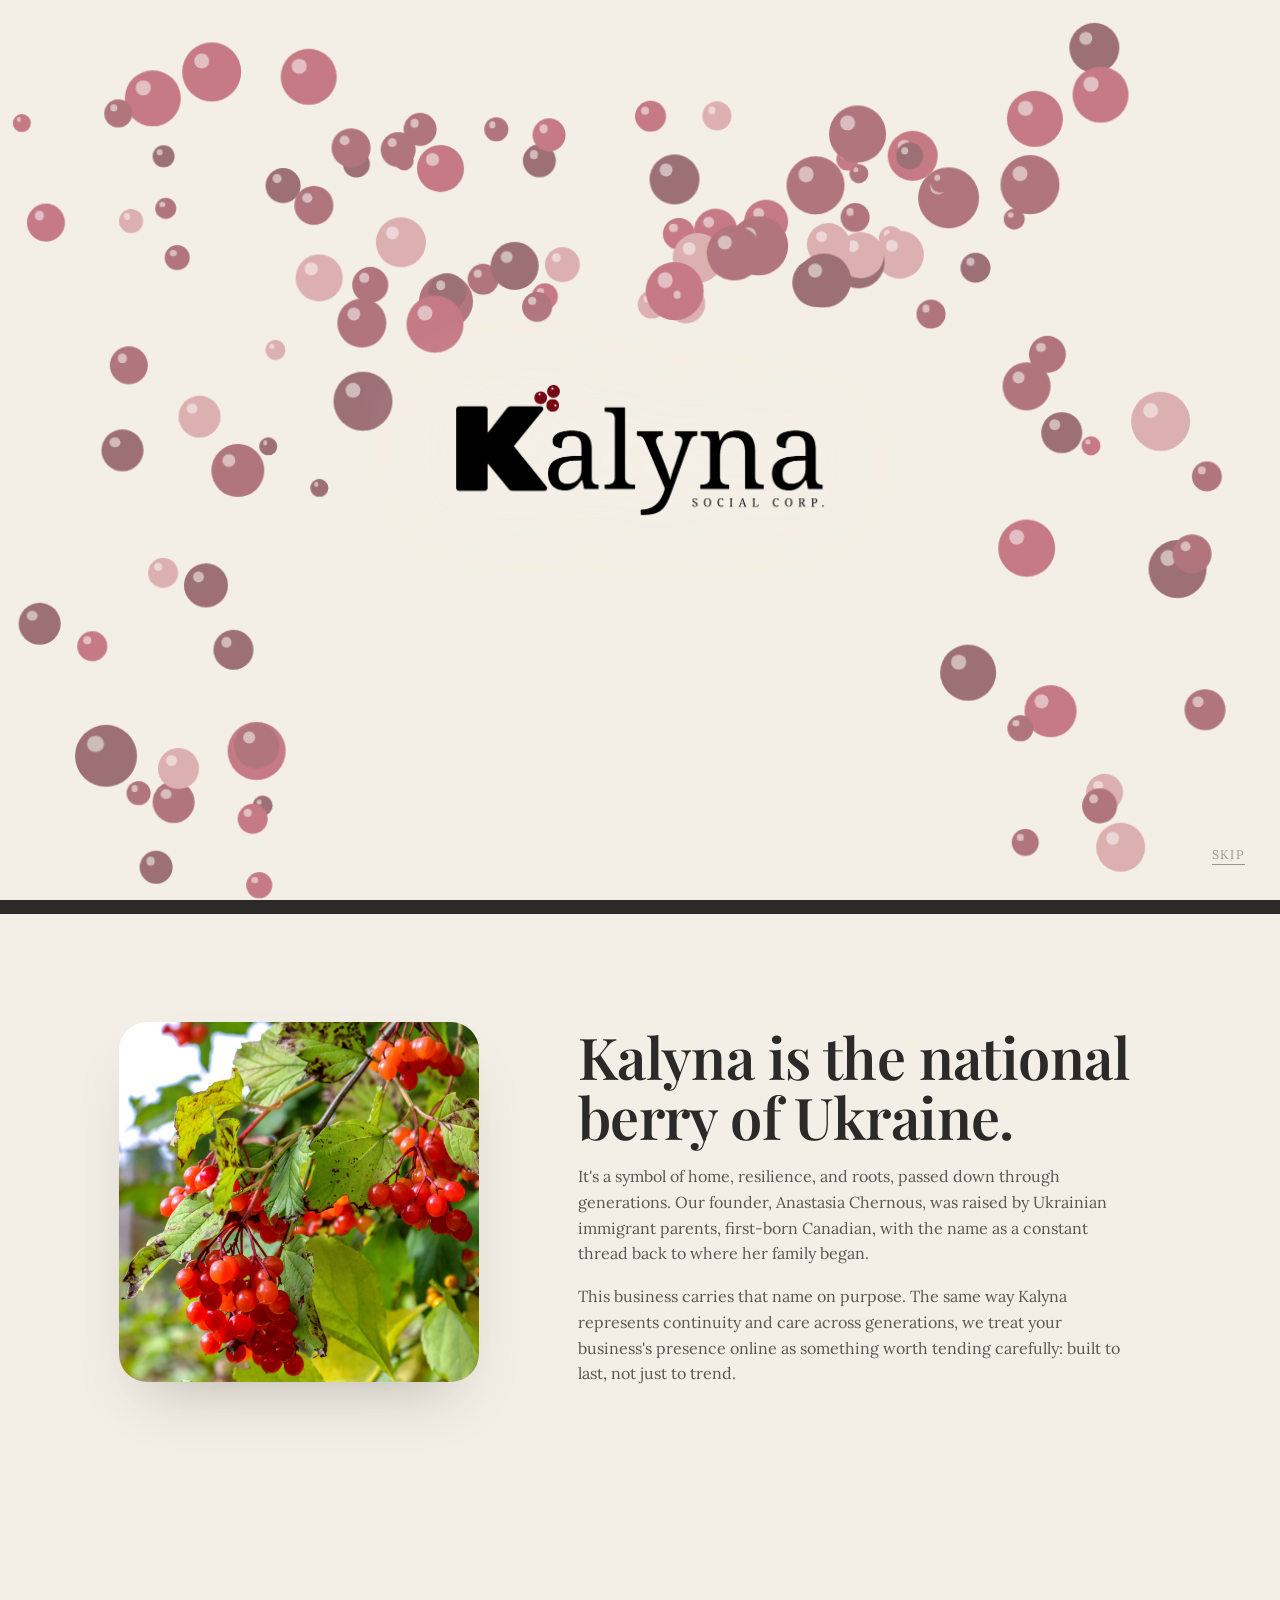
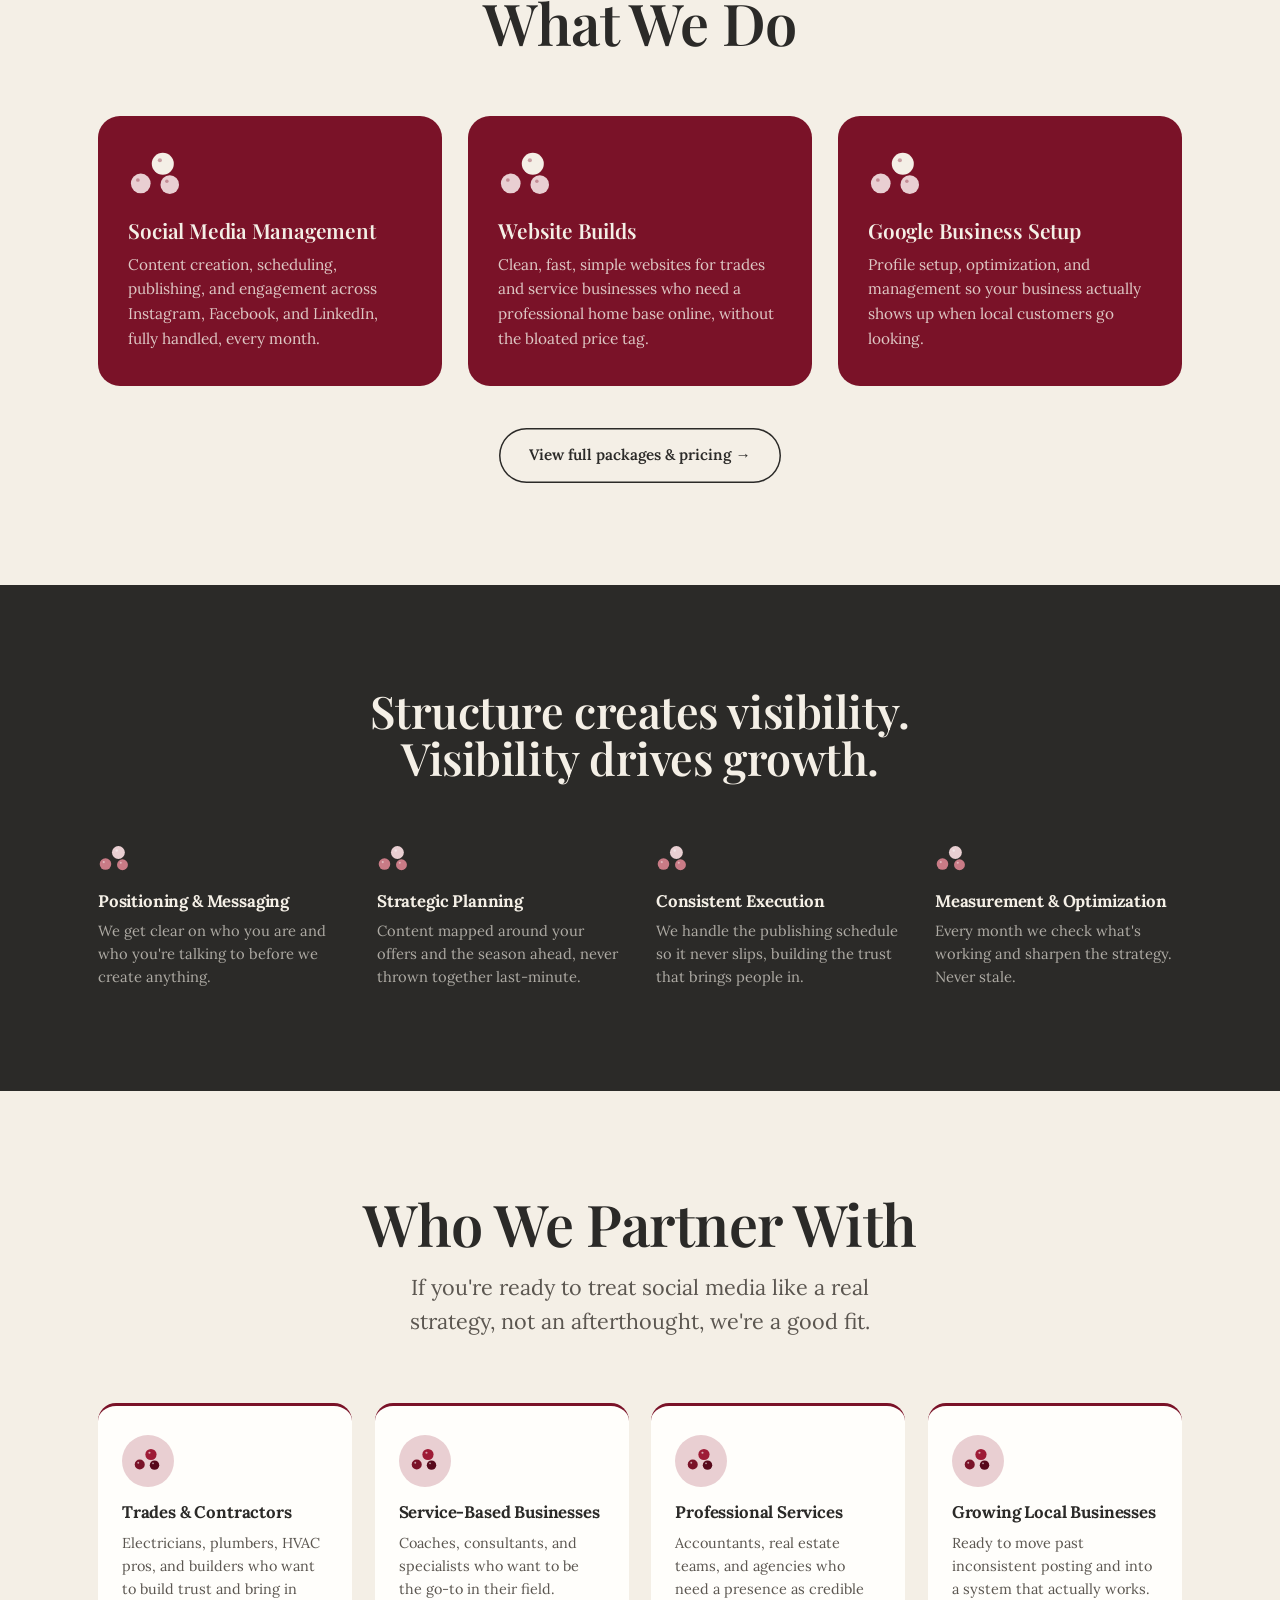
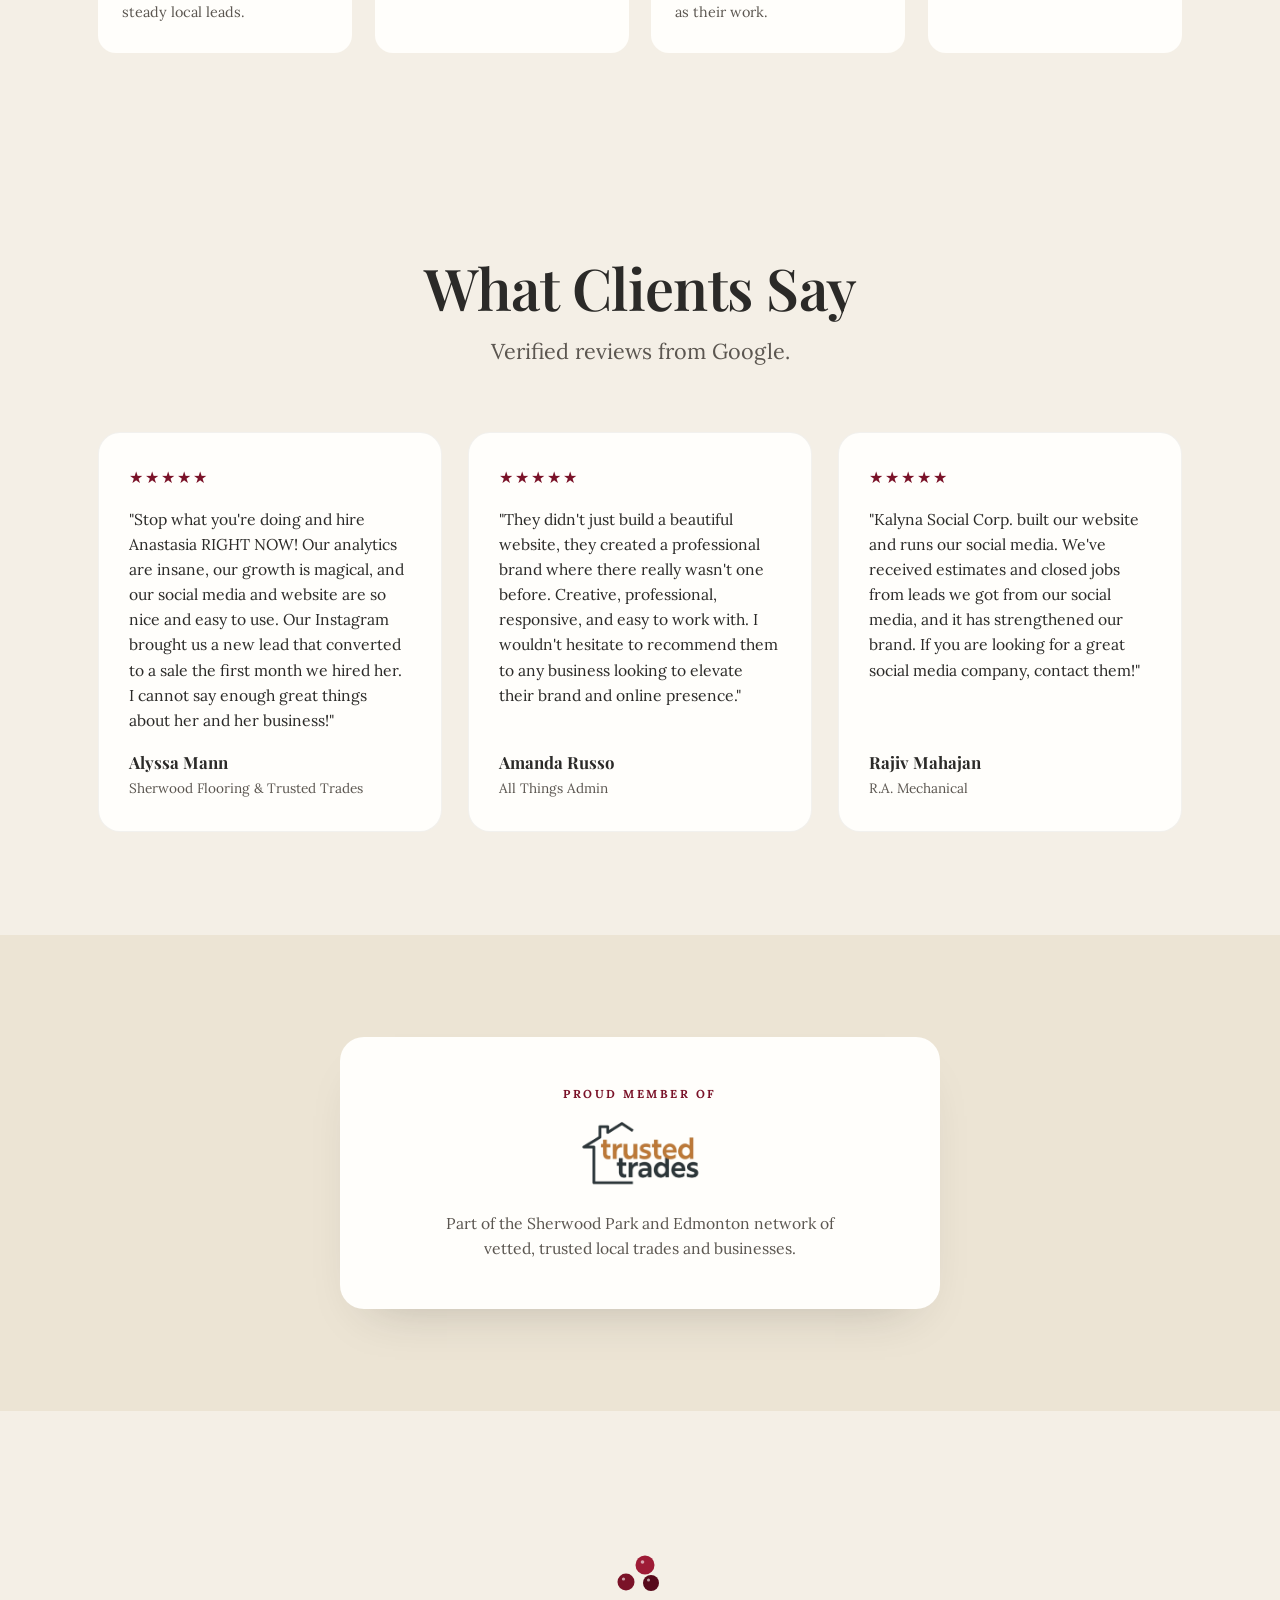
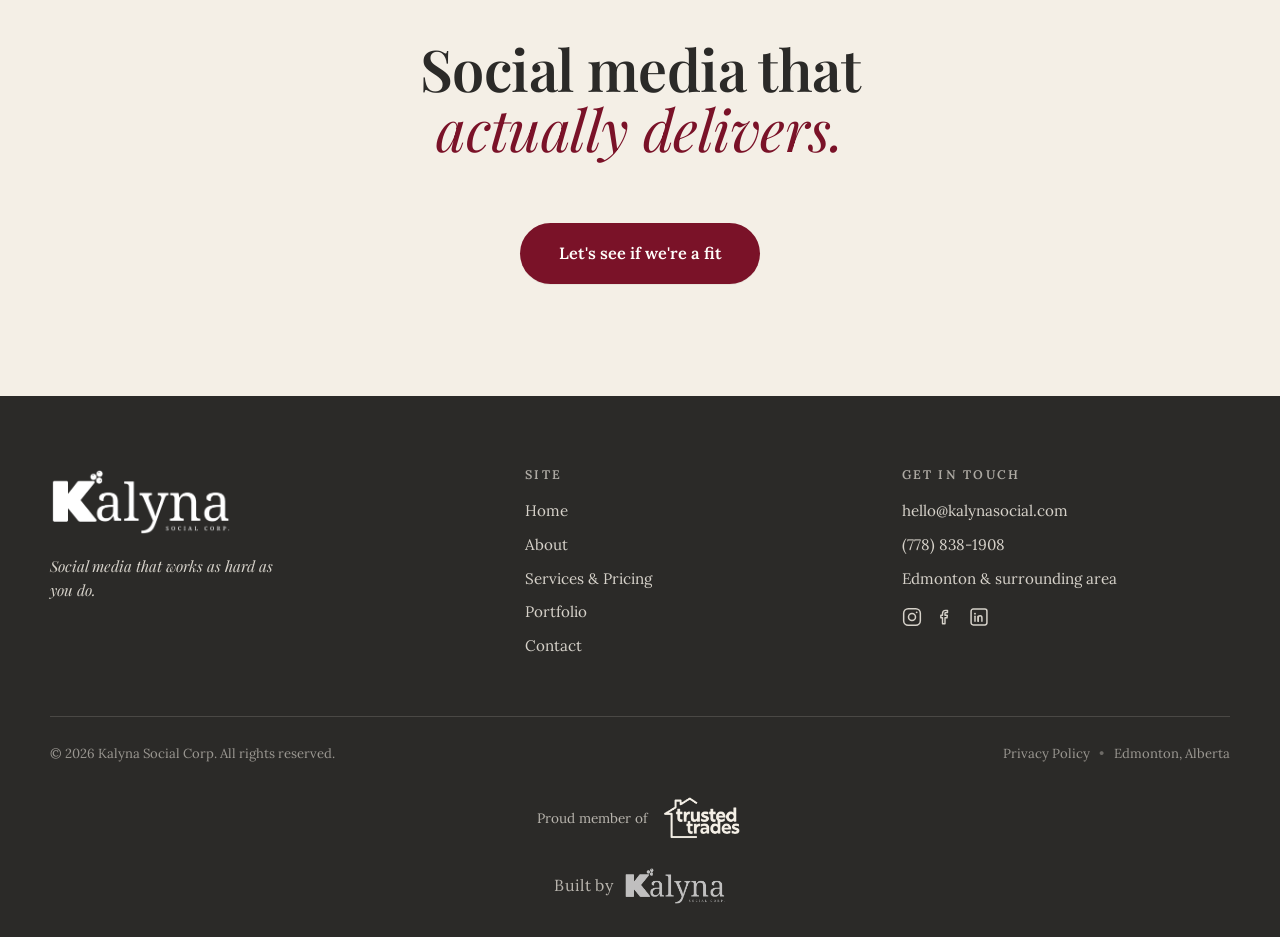
<file: index.html>
<!DOCTYPE html>
<html lang="en">
<head>
<meta charset="UTF-8">
<meta name="viewport" content="width=device-width, initial-scale=1.0">
<title>Kalyna Social Corp. | Edmonton Social Media Manager &amp; Management</title>
<meta name="description" content="Kalyna Social Corp. is an Edmonton social media manager and management agency for trades and service-based businesses. Strategy, content, and consistency that grows your business, not your to-do list.">
<meta name="keywords" content="Edmonton social media manager, Edmonton social media management, social media management Edmonton, social media marketing Edmonton, Sherwood Park social media">
<link rel="canonical" href="https://kalynasocial.com/">
<meta name="geo.region" content="CA-AB">
<meta name="geo.placename" content="Edmonton">
<meta property="og:type" content="website">
<meta property="og:site_name" content="Kalyna Social Corp.">
<meta property="og:title" content="Kalyna Social Corp. | Edmonton Social Media Manager &amp; Management">
<meta property="og:description" content="Edmonton social media management for trades and service-based businesses. Strategy, content, and consistency that grows your business.">
<meta property="og:url" content="https://kalynasocial.com/">
<meta property="og:image" content="https://kalynasocial.com/images/logo.png">
<meta property="og:locale" content="en_CA">
<meta name="twitter:card" content="summary_large_image">
<meta name="twitter:title" content="Kalyna Social Corp. | Edmonton Social Media Manager &amp; Management">
<meta name="twitter:description" content="Edmonton social media management for trades and service-based businesses.">
<meta name="twitter:image" content="https://kalynasocial.com/images/logo.png">
<link rel="icon" type="image/png" href="images/favicon.png">
<script type="application/ld+json">
{
  "@context": "https://schema.org",
  "@type": "ProfessionalService",
  "name": "Kalyna Social Corp.",
  "description": "Social media management, content creation, and website builds for Edmonton-area trades and service-based businesses.",
  "url": "https://kalynasocial.com/",
  "email": "hello@kalynasocial.com",
  "telephone": "+1-778-838-1908",
  "image": "https://kalynasocial.com/images/logo.png",
  "logo": "https://kalynasocial.com/images/logo.png",
  "priceRange": "$$",
  "areaServed": [
    { "@type": "City", "name": "Edmonton" },
    { "@type": "City", "name": "Sherwood Park" },
    { "@type": "City", "name": "Leduc" },
    { "@type": "City", "name": "Beaumont" }
  ],
  "address": {
    "@type": "PostalAddress",
    "addressLocality": "Edmonton",
    "addressRegion": "AB",
    "addressCountry": "CA"
  },
  "sameAs": [
    "https://www.instagram.com/kalynasocial",
    "https://www.facebook.com/profile.php?id=61588219327180",
    "https://www.linkedin.com/company/kalynasocial"
  ]
}
</script>
<link rel="stylesheet" href="css/base.css">
<link rel="stylesheet" href="css/intro.css">
<link rel="stylesheet" href="css/home.css">
</head>
<body>

<!-- ============ INTRO ANIMATION ============ -->
<div id="intro-screen">
  <div class="berry-field"></div>
  <div class="intro-stage">
    <div class="intro-wordmark">
      <img src="images/logo-transparent.png" alt="Kalyna Social Corp.">
    </div>
  </div>
  <button class="intro-skip" aria-label="Skip intro animation">Skip</button>
</div>

<!-- ============ HEADER ============ -->
<header class="site-header">
  <a href="index.html" class="logo-link" aria-label="Kalyna Social Corp. home">
    <img src="images/logo-transparent.png" alt="Kalyna Social Corp.">
  </a>
  <nav>
    <ul class="nav-links">
      <li><a href="index.html" class="active">Home</a></li>
      <li><a href="about.html">About</a></li>
      <li><a href="services.html">Services</a></li>
      <li><a href="portfolio.html">Portfolio</a></li>
      <li><a href="contact.html" class="nav-cta btn btn-primary">Grow My Business</a></li>
      <li class="nav-social">
        <a href="https://www.instagram.com/kalynasocial" target="_blank" rel="noopener" aria-label="Kalyna Social on Instagram"><svg width="20" height="20" viewBox="0 0 24 24" fill="none"><rect x="2" y="2" width="20" height="20" rx="5.5" stroke="currentColor" stroke-width="1.8"/><circle cx="12" cy="12" r="4.2" stroke="currentColor" stroke-width="1.8"/><circle cx="17.6" cy="6.4" r="1.1" fill="currentColor"/></svg></a>
        <a href="https://www.facebook.com/profile.php?id=61588219327180" target="_blank" rel="noopener" aria-label="Kalyna Social on Facebook"><svg width="20" height="20" viewBox="0 0 24 24" fill="none"><path d="M15 4h-2.2C10.1 4 9 5.4 9 7.8V10H7v3h2v7h3v-7h2.4l.4-3H12V8c0-.9.3-1.4 1.4-1.4H15V4Z" stroke="currentColor" stroke-width="1.7" stroke-linejoin="round"/></svg></a>
        <a href="https://www.linkedin.com/company/kalynasocial" target="_blank" rel="noopener" aria-label="Kalyna Social on LinkedIn"><svg width="20" height="20" viewBox="0 0 24 24" fill="none"><rect x="2.5" y="2.5" width="19" height="19" rx="2.5" stroke="currentColor" stroke-width="1.8"/><circle cx="7.2" cy="8" r="1.15" fill="currentColor"/><line x1="7.2" y1="11" x2="7.2" y2="17" stroke="currentColor" stroke-width="1.8" stroke-linecap="round"/><path d="M11 17v-4c0-1.4 1-2.4 2.4-2.4s2.1 1 2.1 2.4v4" stroke="currentColor" stroke-width="1.8" stroke-linecap="round" stroke-linejoin="round"/><line x1="11" y1="11" x2="11" y2="17" stroke="currentColor" stroke-width="1.8" stroke-linecap="round"/></svg></a>
      </li>
    </ul>
  </nav>
  <button class="nav-toggle" aria-label="Toggle menu">
    <span></span><span></span><span></span>
  </button>
</header>

<main>

  <!-- ============ HERO ============ -->
  <section class="hero">
    <div class="container hero-grid">
      <div class="hero-copy">
        <h1 class="display-1">Social media<br>that <span class="italic-serif">works as<br>hard</span> as you do.</h1>
        <p class="hero-location"><span class="hero-location-berry" aria-hidden="true"><svg viewBox="0 0 50 44" xmlns="http://www.w3.org/2000/svg"><circle cx="11" cy="28" r="8.5" fill="var(--berry)"/><circle cx="30" cy="11" r="9.5" fill="var(--berry-bright)"/><circle cx="36" cy="29" r="8" fill="var(--berry-deep)"/><circle cx="8.5" cy="25" r="1.6" fill="rgba(255,255,255,0.6)"/><circle cx="27.5" cy="8" r="1.8" fill="rgba(255,255,255,0.6)"/><circle cx="33.5" cy="26" r="1.5" fill="rgba(255,255,255,0.6)"/></svg></span>Edmonton &amp; area</p>
        <div class="hero-actions">
          <a href="#what-we-do" class="btn btn-primary">See What We Do</a>
        </div>
      </div>
      <div class="hero-visual" aria-hidden="true">
        <div class="hero-card hero-card-1 stat-rotator">
          <div class="hc-row">
            <div class="hc-avatar"><img src="images/avatars/ra-mechanical.jpg" alt=""></div>
            <div class="hc-lines"><span class="hc-client">R.A. Mechanical</span><span class="hc-platform">Facebook</span></div>
          </div>
          <div class="hc-stat-display">
            <strong class="hc-big-stat">+869%</strong>
            <span class="hc-big-label">engagement growth since May</span>
          </div>
          <div class="stat-dots">
            <span class="stat-dot active"></span>
            <span class="stat-dot"></span>
            <span class="stat-dot"></span>
            <span class="stat-dot"></span>
          </div>
        </div>
        <div class="hero-card hero-card-2">
          <span class="hc-icon">★</span>
          <span class="hc-num">Real clients.<br>Real results.</span>
        </div>
        <div class="hero-berry-cluster">
          <svg viewBox="0 0 50 44" width="70" height="62" xmlns="http://www.w3.org/2000/svg">
            <circle cx="11" cy="28" r="8.5" fill="var(--berry-deep)"/>
            <circle cx="30" cy="11" r="9.5" fill="var(--berry-bright)"/>
            <circle cx="36" cy="29" r="8" fill="var(--berry)"/>
            <circle cx="8.5" cy="25" r="1.6" fill="rgba(255,255,255,0.6)"/>
            <circle cx="27.5" cy="8" r="1.8" fill="rgba(255,255,255,0.6)"/>
            <circle cx="33.5" cy="26" r="1.5" fill="rgba(255,255,255,0.6)"/>
          </svg>
        </div>
      </div>
    </div>
  </section>

  <!-- ============ MARQUEE STRIP ============ -->
  <div class="marquee-strip" aria-hidden="true">
    <div class="marquee-track">
      <span>STRATEGY</span><span class="sep">✺</span>
      <span>CONTENT CREATION</span><span class="sep">✺</span>
      <span>SCHEDULING</span><span class="sep">✺</span>
      <span>GROWTH</span><span class="sep">✺</span>
      <span>REPORTING</span><span class="sep">✺</span>
      <span>STRATEGY</span><span class="sep">✺</span>
      <span>CONTENT CREATION</span><span class="sep">✺</span>
      <span>SCHEDULING</span><span class="sep">✺</span>
      <span>GROWTH</span><span class="sep">✺</span>
      <span>REPORTING</span><span class="sep">✺</span>
    </div>
  </div>

  <!-- ============ WHY KALYNA / NAME MEANING ============ -->
  <section class="origin">
    <div class="container origin-grid">
      <div class="origin-visual reveal">
        <div class="origin-photo-frame">
          <img src="images/kalyna-berries-photo.png" alt="Kalyna viburnum berries on the branch">
        </div>
      </div>
      <div class="origin-copy reveal">
        <h2 class="display-2">Kalyna is the national berry of Ukraine.</h2>
        <p>It's a symbol of home, resilience, and roots, passed down through generations. Our founder, Anastasia Chernous, was raised by Ukrainian immigrant parents, first-born Canadian, with the name as a constant thread back to where her family began.</p>
        <p>This business carries that name on purpose. The same way Kalyna represents continuity and care across generations, we treat your business's presence online as something worth tending carefully: built to last, not just to trend.</p>
      </div>
    </div>
  </section>

  <!-- ============ WHAT WE DO ============ -->
  <section class="services-preview" id="what-we-do">
    <div class="container">
      <div class="section-head center reveal">
        <h2 class="display-2">What We Do</h2>
      </div>
      <div class="sp-grid reveal-stagger">
        <article class="sp-card stagger-item">
          <span class="sp-berry" aria-hidden="true"><svg viewBox="0 0 50 44" xmlns="http://www.w3.org/2000/svg"><circle cx="11" cy="28" r="8.5" fill="var(--rose-pale)"/><circle cx="30" cy="11" r="9.5" fill="var(--cream)"/><circle cx="36" cy="29" r="8" fill="var(--rose-pale)"/><circle cx="8.5" cy="25" r="1.6" fill="rgba(122,18,40,0.35)"/><circle cx="27.5" cy="8" r="1.8" fill="rgba(122,18,40,0.35)"/><circle cx="33.5" cy="26" r="1.5" fill="rgba(122,18,40,0.35)"/></svg></span>
          <h3>Social Media Management</h3>
          <p>Content creation, scheduling, publishing, and engagement across Instagram, Facebook, and LinkedIn, fully handled, every month.</p>
        </article>
        <article class="sp-card stagger-item">
          <span class="sp-berry" aria-hidden="true"><svg viewBox="0 0 50 44" xmlns="http://www.w3.org/2000/svg"><circle cx="11" cy="28" r="8.5" fill="var(--rose-pale)"/><circle cx="30" cy="11" r="9.5" fill="var(--cream)"/><circle cx="36" cy="29" r="8" fill="var(--rose-pale)"/><circle cx="8.5" cy="25" r="1.6" fill="rgba(122,18,40,0.35)"/><circle cx="27.5" cy="8" r="1.8" fill="rgba(122,18,40,0.35)"/><circle cx="33.5" cy="26" r="1.5" fill="rgba(122,18,40,0.35)"/></svg></span>
          <h3>Website Builds</h3>
          <p>Clean, fast, simple websites for trades and service businesses who need a professional home base online, without the bloated price tag.</p>
        </article>
        <article class="sp-card stagger-item">
          <span class="sp-berry" aria-hidden="true"><svg viewBox="0 0 50 44" xmlns="http://www.w3.org/2000/svg"><circle cx="11" cy="28" r="8.5" fill="var(--rose-pale)"/><circle cx="30" cy="11" r="9.5" fill="var(--cream)"/><circle cx="36" cy="29" r="8" fill="var(--rose-pale)"/><circle cx="8.5" cy="25" r="1.6" fill="rgba(122,18,40,0.35)"/><circle cx="27.5" cy="8" r="1.8" fill="rgba(122,18,40,0.35)"/><circle cx="33.5" cy="26" r="1.5" fill="rgba(122,18,40,0.35)"/></svg></span>
          <h3>Google Business Setup</h3>
          <p>Profile setup, optimization, and management so your business actually shows up when local customers go looking.</p>
        </article>
      </div>
      <div class="sp-cta reveal">
        <a href="services.html" class="btn btn-outline">View full packages &amp; pricing →</a>
      </div>
    </div>
  </section>

  <!-- ============ APPROACH STRIP ============ -->
  <section class="approach-band">
    <div class="container">
      <div class="section-head center reveal">
        <h2 class="display-2 approach-heading" style="color:var(--cream)">Structure creates visibility. Visibility drives growth.</h2>
      </div>
      <div class="approach-steps reveal-stagger">
        <div class="step stagger-item">
          <span class="step-mark"><svg viewBox="0 0 50 44" width="34" height="30" xmlns="http://www.w3.org/2000/svg"><circle cx="11" cy="28" r="8.5" fill="var(--rose)"/><circle cx="30" cy="11" r="9.5" fill="var(--rose-pale)"/><circle cx="36" cy="29" r="8" fill="var(--rose)"/><circle cx="8.5" cy="25" r="1.6" fill="rgba(255,255,255,0.45)"/><circle cx="27.5" cy="8" r="1.8" fill="rgba(255,255,255,0.45)"/><circle cx="33.5" cy="26" r="1.5" fill="rgba(255,255,255,0.45)"/></svg></span>
          <h4>Positioning &amp; Messaging</h4>
          <p>We get clear on who you are and who you're talking to before we create anything.</p>
        </div>
        <div class="step stagger-item">
          <span class="step-mark"><svg viewBox="0 0 50 44" width="34" height="30" xmlns="http://www.w3.org/2000/svg"><circle cx="11" cy="28" r="8.5" fill="var(--rose)"/><circle cx="30" cy="11" r="9.5" fill="var(--rose-pale)"/><circle cx="36" cy="29" r="8" fill="var(--rose)"/><circle cx="8.5" cy="25" r="1.6" fill="rgba(255,255,255,0.45)"/><circle cx="27.5" cy="8" r="1.8" fill="rgba(255,255,255,0.45)"/><circle cx="33.5" cy="26" r="1.5" fill="rgba(255,255,255,0.45)"/></svg></span>
          <h4>Strategic Planning</h4>
          <p>Content mapped around your offers and the season ahead, never thrown together last-minute.</p>
        </div>
        <div class="step stagger-item">
          <span class="step-mark"><svg viewBox="0 0 50 44" width="34" height="30" xmlns="http://www.w3.org/2000/svg"><circle cx="11" cy="28" r="8.5" fill="var(--rose)"/><circle cx="30" cy="11" r="9.5" fill="var(--rose-pale)"/><circle cx="36" cy="29" r="8" fill="var(--rose)"/><circle cx="8.5" cy="25" r="1.6" fill="rgba(255,255,255,0.45)"/><circle cx="27.5" cy="8" r="1.8" fill="rgba(255,255,255,0.45)"/><circle cx="33.5" cy="26" r="1.5" fill="rgba(255,255,255,0.45)"/></svg></span>
          <h4>Consistent Execution</h4>
          <p>We handle the publishing schedule so it never slips, building the trust that brings people in.</p>
        </div>
        <div class="step stagger-item">
          <span class="step-mark"><svg viewBox="0 0 50 44" width="34" height="30" xmlns="http://www.w3.org/2000/svg"><circle cx="11" cy="28" r="8.5" fill="var(--rose)"/><circle cx="30" cy="11" r="9.5" fill="var(--rose-pale)"/><circle cx="36" cy="29" r="8" fill="var(--rose)"/><circle cx="8.5" cy="25" r="1.6" fill="rgba(255,255,255,0.45)"/><circle cx="27.5" cy="8" r="1.8" fill="rgba(255,255,255,0.45)"/><circle cx="33.5" cy="26" r="1.5" fill="rgba(255,255,255,0.45)"/></svg></span>
          <h4>Measurement &amp; Optimization</h4>
          <p>Every month we check what's working and sharpen the strategy. Never stale.</p>
        </div>
      </div>
    </div>
  </section>

  <!-- ============ WHO WE WORK WITH ============ -->
  <section class="partners">
    <div class="container">
      <div class="section-head center reveal">
        <h2 class="display-2">Who We Partner With</h2>
        <p class="lede" style="margin:1rem auto 0;text-align:center;">If you're ready to treat social media like a real strategy, not an afterthought, we're a good fit.</p>
      </div>
      <div class="partners-grid reveal-stagger">
        <div class="partner-card stagger-item">
          <div class="partner-icon"><svg viewBox="0 0 50 44" width="30" height="26" xmlns="http://www.w3.org/2000/svg"><circle cx="11" cy="28" r="8.5" fill="var(--berry)"/><circle cx="30" cy="11" r="9.5" fill="var(--berry-bright)"/><circle cx="36" cy="29" r="8" fill="var(--berry-deep)"/><circle cx="8.5" cy="25" r="1.6" fill="rgba(255,255,255,0.6)"/><circle cx="27.5" cy="8" r="1.8" fill="rgba(255,255,255,0.6)"/><circle cx="33.5" cy="26" r="1.5" fill="rgba(255,255,255,0.6)"/></svg></div>
          <h4>Trades &amp; Contractors</h4>
          <p>Electricians, plumbers, HVAC pros, and builders who want to build trust and bring in steady local leads.</p>
        </div>
        <div class="partner-card stagger-item">
          <div class="partner-icon"><svg viewBox="0 0 50 44" width="30" height="26" xmlns="http://www.w3.org/2000/svg"><circle cx="11" cy="28" r="8.5" fill="var(--berry)"/><circle cx="30" cy="11" r="9.5" fill="var(--berry-bright)"/><circle cx="36" cy="29" r="8" fill="var(--berry-deep)"/><circle cx="8.5" cy="25" r="1.6" fill="rgba(255,255,255,0.6)"/><circle cx="27.5" cy="8" r="1.8" fill="rgba(255,255,255,0.6)"/><circle cx="33.5" cy="26" r="1.5" fill="rgba(255,255,255,0.6)"/></svg></div>
          <h4>Service-Based Businesses</h4>
          <p>Coaches, consultants, and specialists who want to be the go-to in their field.</p>
        </div>
        <div class="partner-card stagger-item">
          <div class="partner-icon"><svg viewBox="0 0 50 44" width="30" height="26" xmlns="http://www.w3.org/2000/svg"><circle cx="11" cy="28" r="8.5" fill="var(--berry)"/><circle cx="30" cy="11" r="9.5" fill="var(--berry-bright)"/><circle cx="36" cy="29" r="8" fill="var(--berry-deep)"/><circle cx="8.5" cy="25" r="1.6" fill="rgba(255,255,255,0.6)"/><circle cx="27.5" cy="8" r="1.8" fill="rgba(255,255,255,0.6)"/><circle cx="33.5" cy="26" r="1.5" fill="rgba(255,255,255,0.6)"/></svg></div>
          <h4>Professional Services</h4>
          <p>Accountants, real estate teams, and agencies who need a presence as credible as their work.</p>
        </div>
        <div class="partner-card stagger-item">
          <div class="partner-icon"><svg viewBox="0 0 50 44" width="30" height="26" xmlns="http://www.w3.org/2000/svg"><circle cx="11" cy="28" r="8.5" fill="var(--berry)"/><circle cx="30" cy="11" r="9.5" fill="var(--berry-bright)"/><circle cx="36" cy="29" r="8" fill="var(--berry-deep)"/><circle cx="8.5" cy="25" r="1.6" fill="rgba(255,255,255,0.6)"/><circle cx="27.5" cy="8" r="1.8" fill="rgba(255,255,255,0.6)"/><circle cx="33.5" cy="26" r="1.5" fill="rgba(255,255,255,0.6)"/></svg></div>
          <h4>Growing Local Businesses</h4>
          <p>Ready to move past inconsistent posting and into a system that actually works.</p>
        </div>
      </div>
    </div>
  </section>

  <!-- ============ TESTIMONIALS ============ -->
  <section class="testimonials">
    <div class="container">
      <div class="section-head center reveal">
        <h2 class="display-2">What Clients Say</h2>
        <p class="lede" style="margin:1rem auto 0;text-align:center;">Verified reviews from Google.</p>
      </div>
      <div class="testimonials-grid reveal-stagger">
        <figure class="testimonial-card stagger-item">
          <div class="stars" aria-hidden="true">★★★★★</div>
          <blockquote>"Stop what you're doing and hire Anastasia RIGHT NOW! Our analytics are insane, our growth is magical, and our social media and website are so nice and easy to use. Our Instagram brought us a new lead that converted to a sale the first month we hired her. I cannot say enough great things about her and her business!"</blockquote>
          <figcaption><strong>Alyssa Mann</strong><span>Sherwood Flooring &amp; Trusted Trades</span></figcaption>
        </figure>
        <figure class="testimonial-card stagger-item">
          <div class="stars" aria-hidden="true">★★★★★</div>
          <blockquote>"They didn't just build a beautiful website, they created a professional brand where there really wasn't one before. Creative, professional, responsive, and easy to work with. I wouldn't hesitate to recommend them to any business looking to elevate their brand and online presence."</blockquote>
          <figcaption><strong>Amanda Russo</strong><span>All Things Admin</span></figcaption>
        </figure>
        <figure class="testimonial-card stagger-item">
          <div class="stars" aria-hidden="true">★★★★★</div>
          <blockquote>"Kalyna Social Corp. built our website and runs our social media. We've received estimates and closed jobs from leads we got from our social media, and it has strengthened our brand. If you are looking for a great social media company, contact them!"</blockquote>
          <figcaption><strong>Rajiv Mahajan</strong><span>R.A. Mechanical</span></figcaption>
        </figure>
      </div>
    </div>
  </section>

  <!-- ============ TRUSTED TRADES MEMBER ============ -->
  <section class="tt-member">
    <div class="container-narrow reveal">
      <div class="tt-card">
        <p class="eyebrow" style="justify-content:center;">Proud member of</p>
        <a href="https://thetrustedtrades.ca" target="_blank" rel="noopener" class="tt-badge"><img src="images/trusted-trades-logo.png" alt="Trusted Trades member"></a>
        <p class="tt-copy">Part of the Sherwood Park and Edmonton network of vetted, trusted local trades and businesses.</p>
      </div>
    </div>
  </section>

  <!-- ============ FINAL CTA ============ -->
  <section class="final-cta">
    <div class="container-narrow center-text reveal">
      <div class="berry-divider" style="justify-content:center;">
        <svg viewBox="0 0 50 44" width="50" height="44" xmlns="http://www.w3.org/2000/svg"><circle cx="11" cy="28" r="8.5" fill="var(--berry)"/><circle cx="30" cy="11" r="9.5" fill="var(--berry-bright)"/><circle cx="36" cy="29" r="8" fill="var(--berry-deep)"/><circle cx="8.5" cy="25" r="1.6" fill="rgba(255,255,255,0.6)"/><circle cx="27.5" cy="8" r="1.8" fill="rgba(255,255,255,0.6)"/><circle cx="33.5" cy="26" r="1.5" fill="rgba(255,255,255,0.6)"/></svg>
      </div>
      <h2 class="display-2">Social media that<br><span class="italic-serif">actually delivers.</span></h2>
      <a href="contact.html" class="btn btn-primary btn-lg">Let's see if we're a fit</a>
    </div>
  </section>

</main>

<!-- ============ FOOTER ============ -->
<footer class="site-footer">
  <div class="footer-grid">
    <div>
      <div class="footer-logo"><img src="images/logo-white-transparent.png" alt="Kalyna Social Corp."></div>
      <p class="footer-tagline">Social media that works as hard as you&nbsp;do.</p>
    </div>
    <div>
      <h4>Site</h4>
      <a href="index.html">Home</a>
      <a href="about.html">About</a>
      <a href="services.html">Services &amp; Pricing</a>
      <a href="portfolio.html">Portfolio</a>
      <a href="contact.html">Contact</a>
    </div>
    <div>
      <h4>Get in touch</h4>
      <a href="mailto:hello@kalynasocial.com">hello@kalynasocial.com</a>
      <a href="tel:7788381908">(778) 838-1908</a>
      <p>Edmonton &amp; surrounding area</p>
      <div class="footer-social">
        <a href="https://www.instagram.com/kalynasocial" target="_blank" rel="noopener" aria-label="Kalyna Social on Instagram"><svg width="20" height="20" viewBox="0 0 24 24" fill="none"><rect x="2" y="2" width="20" height="20" rx="5.5" stroke="currentColor" stroke-width="1.8"/><circle cx="12" cy="12" r="4.2" stroke="currentColor" stroke-width="1.8"/><circle cx="17.6" cy="6.4" r="1.1" fill="currentColor"/></svg></a>
        <a href="https://www.facebook.com/profile.php?id=61588219327180" target="_blank" rel="noopener" aria-label="Kalyna Social on Facebook"><svg width="20" height="20" viewBox="0 0 24 24" fill="none"><path d="M15 4h-2.2C10.1 4 9 5.4 9 7.8V10H7v3h2v7h3v-7h2.4l.4-3H12V8c0-.9.3-1.4 1.4-1.4H15V4Z" stroke="currentColor" stroke-width="1.7" stroke-linejoin="round"/></svg></a>
        <a href="https://www.linkedin.com/company/kalynasocial" target="_blank" rel="noopener" aria-label="Kalyna Social on LinkedIn"><svg width="20" height="20" viewBox="0 0 24 24" fill="none"><rect x="2.5" y="2.5" width="19" height="19" rx="2.5" stroke="currentColor" stroke-width="1.8"/><circle cx="7.2" cy="8" r="1.15" fill="currentColor"/><line x1="7.2" y1="11" x2="7.2" y2="17" stroke="currentColor" stroke-width="1.8" stroke-linecap="round"/><path d="M11 17v-4c0-1.4 1-2.4 2.4-2.4s2.1 1 2.1 2.4v4" stroke="currentColor" stroke-width="1.8" stroke-linecap="round" stroke-linejoin="round"/><line x1="11" y1="11" x2="11" y2="17" stroke="currentColor" stroke-width="1.8" stroke-linecap="round"/></svg></a>
      </div>
    </div>
  </div>
  <div class="footer-bottom">
    <span>© 2026 Kalyna Social Corp. All rights reserved.</span>
    <span class="footer-bottom-right"><a href="privacy.html">Privacy Policy</a><span class="footer-dot">•</span>Edmonton, Alberta</span>
  </div>
  <div class="footer-tt">
    <span>Proud member of</span>
    <a href="https://thetrustedtrades.ca" target="_blank" rel="noopener"><img src="images/trusted-trades-logo-light.png" alt="Trusted Trades member"></a>
  </div>
  <div class="footer-credit">
    <span>Built by</span>
    <img src="images/logo-white-transparent.png" alt="Kalyna Social Corp.">
  </div>
</footer>

<script src="js/main.js"></script>
<script src="js/intro.js"></script>
</body>
</html>
</file>
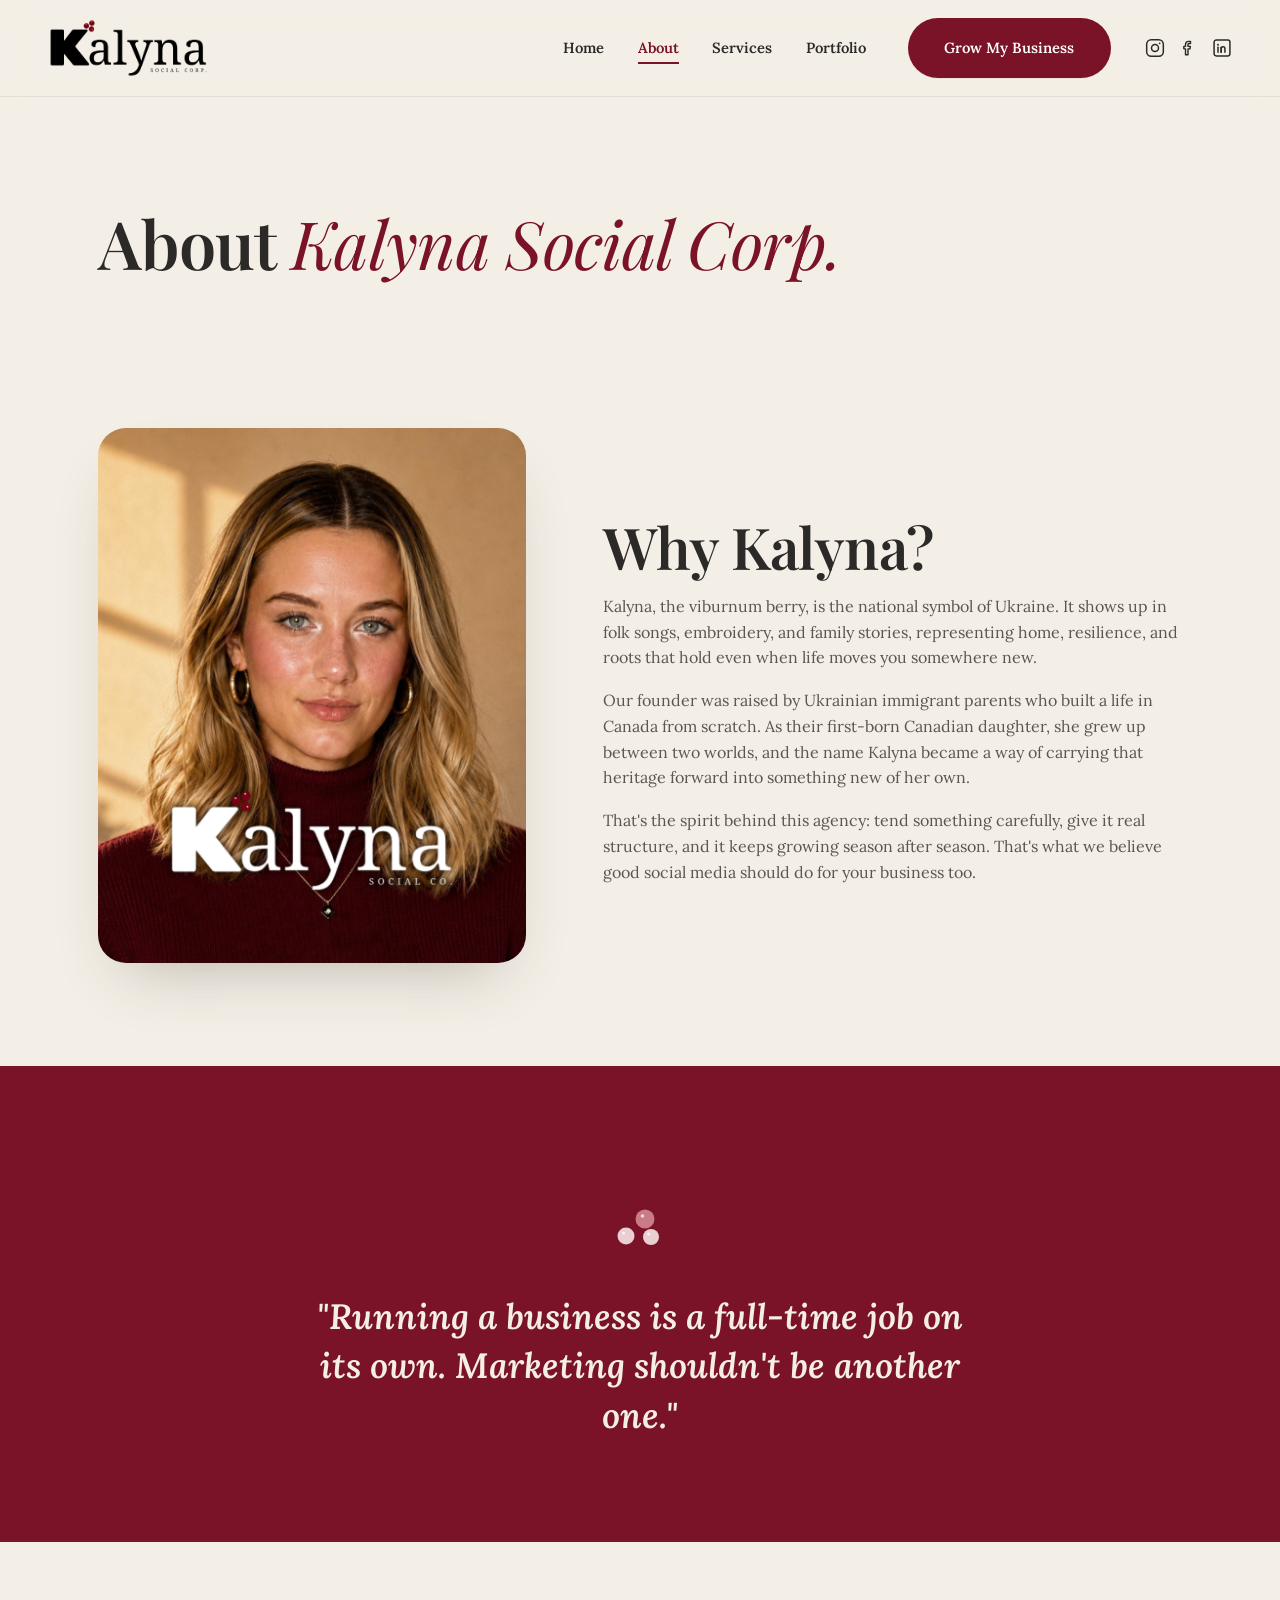
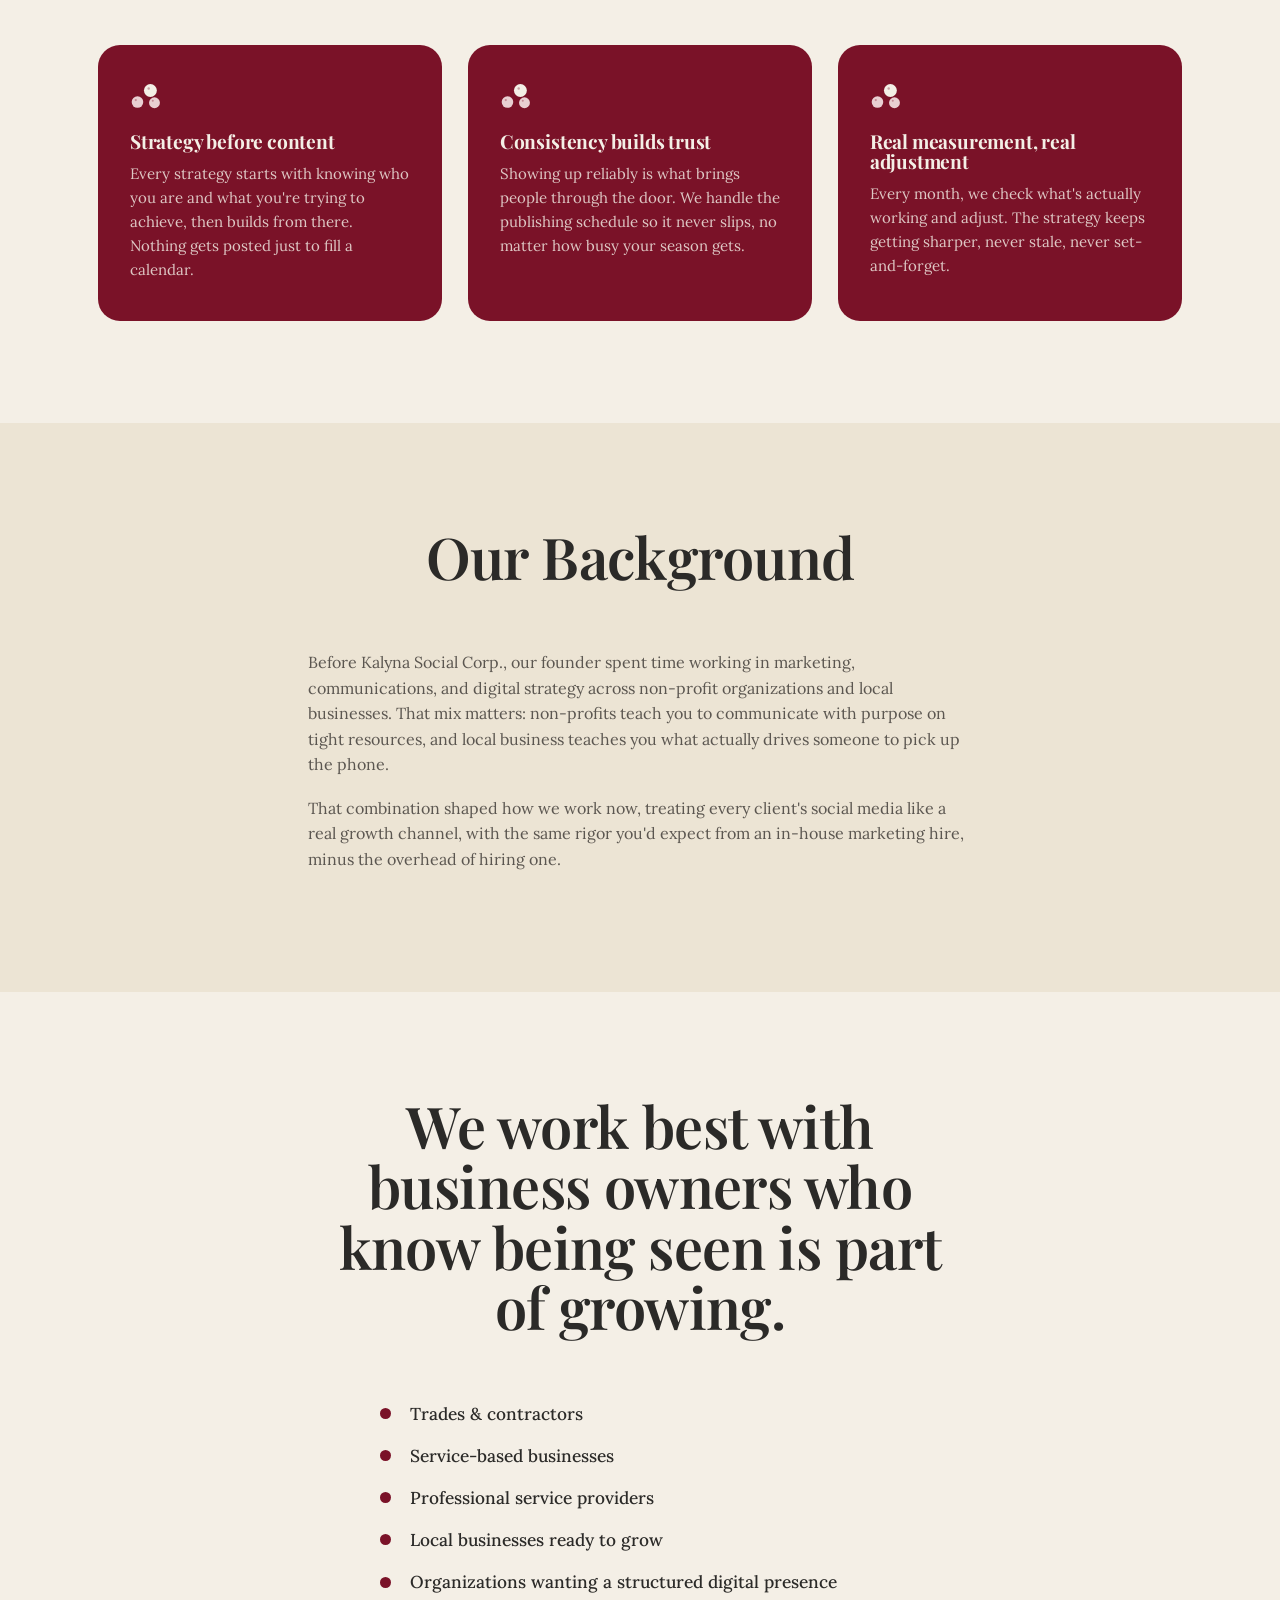
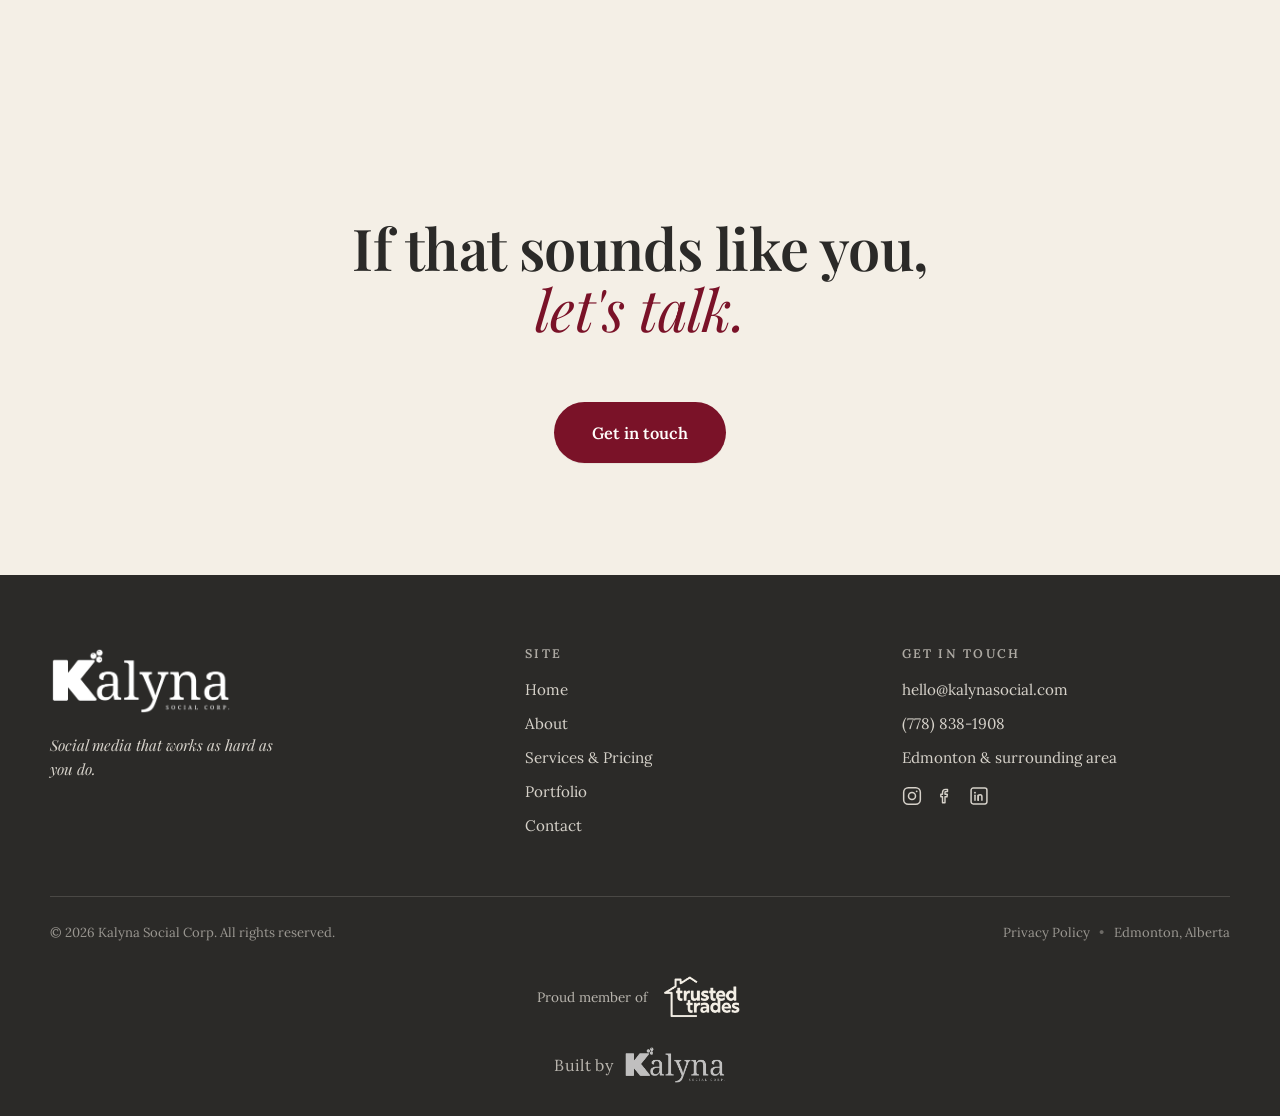
<file: about.html>
<!DOCTYPE html>
<html lang="en">
<head>
<meta charset="UTF-8">
<meta name="viewport" content="width=device-width, initial-scale=1.0">
<title>About | Kalyna Social Corp.</title>
<meta name="description" content="Meet Kalyna Social Corp., an Edmonton-based social media agency founded by Anastasia Chernous, built on the same roots and resilience as the berry it's named for.">
<link rel="canonical" href="https://kalynasocial.com/about.html">
<meta name="geo.region" content="CA-AB">
<meta name="geo.placename" content="Edmonton">
<meta property="og:type" content="website">
<meta property="og:site_name" content="Kalyna Social Corp.">
<meta property="og:title" content="About | Kalyna Social Corp.">
<meta property="og:description" content="Meet Kalyna Social Corp., an Edmonton social media agency for trades and service-based businesses, founded by Anastasia Chernous.">
<meta property="og:url" content="https://kalynasocial.com/about.html">
<meta property="og:image" content="https://kalynasocial.com/images/logo.png">
<meta property="og:locale" content="en_CA">
<link rel="icon" type="image/png" href="images/favicon.png">
<link rel="stylesheet" href="css/base.css">
<link rel="stylesheet" href="css/about.css">
</head>
<body class="intro-done">

<!-- ============ HEADER ============ -->
<header class="site-header">
  <a href="index.html" class="logo-link" aria-label="Kalyna Social Corp. home">
    <img src="images/logo-transparent.png" alt="Kalyna Social Corp.">
  </a>
  <nav>
    <ul class="nav-links">
      <li><a href="index.html">Home</a></li>
      <li><a href="about.html" class="active">About</a></li>
      <li><a href="services.html">Services</a></li>
      <li><a href="portfolio.html">Portfolio</a></li>
      <li><a href="contact.html" class="nav-cta btn btn-primary">Grow My Business</a></li>
      <li class="nav-social">
        <a href="https://www.instagram.com/kalynasocial" target="_blank" rel="noopener" aria-label="Kalyna Social on Instagram"><svg width="20" height="20" viewBox="0 0 24 24" fill="none"><rect x="2" y="2" width="20" height="20" rx="5.5" stroke="currentColor" stroke-width="1.8"/><circle cx="12" cy="12" r="4.2" stroke="currentColor" stroke-width="1.8"/><circle cx="17.6" cy="6.4" r="1.1" fill="currentColor"/></svg></a>
        <a href="https://www.facebook.com/profile.php?id=61588219327180" target="_blank" rel="noopener" aria-label="Kalyna Social on Facebook"><svg width="20" height="20" viewBox="0 0 24 24" fill="none"><path d="M15 4h-2.2C10.1 4 9 5.4 9 7.8V10H7v3h2v7h3v-7h2.4l.4-3H12V8c0-.9.3-1.4 1.4-1.4H15V4Z" stroke="currentColor" stroke-width="1.7" stroke-linejoin="round"/></svg></a>
        <a href="https://www.linkedin.com/company/kalynasocial" target="_blank" rel="noopener" aria-label="Kalyna Social on LinkedIn"><svg width="20" height="20" viewBox="0 0 24 24" fill="none"><rect x="2.5" y="2.5" width="19" height="19" rx="2.5" stroke="currentColor" stroke-width="1.8"/><circle cx="7.2" cy="8" r="1.15" fill="currentColor"/><line x1="7.2" y1="11" x2="7.2" y2="17" stroke="currentColor" stroke-width="1.8" stroke-linecap="round"/><path d="M11 17v-4c0-1.4 1-2.4 2.4-2.4s2.1 1 2.1 2.4v4" stroke="currentColor" stroke-width="1.8" stroke-linecap="round" stroke-linejoin="round"/><line x1="11" y1="11" x2="11" y2="17" stroke="currentColor" stroke-width="1.8" stroke-linecap="round"/></svg></a>
      </li>
    </ul>
  </nav>
  <button class="nav-toggle" aria-label="Toggle menu">
    <span></span><span></span><span></span>
  </button>
</header>

<main>

  <!-- ============ PAGE HERO ============ -->
  <section class="about-hero">
    <div class="container about-hero-grid">
      <div class="reveal">
        <h1 class="display-1">About <span class="italic-serif">Kalyna Social Corp.</span></h1>
      </div>
    </div>
  </section>

  <!-- ============ THE STORY ============ -->
  <section class="story">
    <div class="container story-grid">
      <div class="story-visual reveal">
        <div class="story-photo-frame">
          <img src="images/anastasia-photo.png" alt="Anastasia Chernous, founder of Kalyna Social Corp.">
        </div>
      </div>
      <div class="story-copy reveal">
        <h2 class="display-2">Why Kalyna?</h2>
        <p>Kalyna, the viburnum berry, is the national symbol of Ukraine. It shows up in folk songs, embroidery, and family stories, representing home, resilience, and roots that hold even when life moves you somewhere new.</p>
        <p>Our founder was raised by Ukrainian immigrant parents who built a life in Canada from scratch. As their first-born Canadian daughter, she grew up between two worlds, and the name Kalyna became a way of carrying that heritage forward into something new of her own.</p>
        <p>That's the spirit behind this agency: tend something carefully, give it real structure, and it keeps growing season after season. That's what we believe good social media should do for your business too.</p>
      </div>
    </div>
  </section>

  <!-- ============ MISSION BAND ============ -->
  <section class="mission-band">
    <div class="container-narrow center-text reveal">
      <div class="berry-divider" style="justify-content:center;">
        <svg viewBox="0 0 50 44" width="50" height="44" xmlns="http://www.w3.org/2000/svg"><circle cx="11" cy="28" r="8.5" fill="var(--rose-pale)"/><circle cx="30" cy="11" r="9.5" fill="var(--rose)"/><circle cx="36" cy="29" r="8" fill="var(--rose-pale)"/><circle cx="8.5" cy="25" r="1.6" fill="rgba(255,255,255,0.7)"/><circle cx="27.5" cy="8" r="1.8" fill="rgba(255,255,255,0.7)"/><circle cx="33.5" cy="26" r="1.5" fill="rgba(255,255,255,0.7)"/></svg>
      </div>
      <p class="display-3" style="color:var(--cream);">"Running a business is a full-time job on its own. Marketing shouldn't be another one."</p>
    </div>
  </section>

  <!-- ============ WHAT WE BELIEVE ============ -->
  <section class="beliefs">
    <div class="container">
      <div class="beliefs-grid reveal-stagger">
        <div class="belief-card stagger-item">
          <span class="belief-mark"><svg viewBox="0 0 50 44" width="34" height="30" xmlns="http://www.w3.org/2000/svg"><circle cx="11" cy="28" r="8.5" fill="var(--rose-pale)"/><circle cx="30" cy="11" r="9.5" fill="var(--cream)"/><circle cx="36" cy="29" r="8" fill="var(--rose-pale)"/><circle cx="8.5" cy="25" r="1.6" fill="rgba(122,18,40,0.35)"/><circle cx="27.5" cy="8" r="1.8" fill="rgba(122,18,40,0.35)"/><circle cx="33.5" cy="26" r="1.5" fill="rgba(122,18,40,0.35)"/></svg></span>
          <h3>Strategy before content</h3>
          <p>Every strategy starts with knowing who you are and what you're trying to achieve, then builds from there. Nothing gets posted just to fill a calendar.</p>
        </div>
        <div class="belief-card stagger-item">
          <span class="belief-mark"><svg viewBox="0 0 50 44" width="34" height="30" xmlns="http://www.w3.org/2000/svg"><circle cx="11" cy="28" r="8.5" fill="var(--rose-pale)"/><circle cx="30" cy="11" r="9.5" fill="var(--cream)"/><circle cx="36" cy="29" r="8" fill="var(--rose-pale)"/><circle cx="8.5" cy="25" r="1.6" fill="rgba(122,18,40,0.35)"/><circle cx="27.5" cy="8" r="1.8" fill="rgba(122,18,40,0.35)"/><circle cx="33.5" cy="26" r="1.5" fill="rgba(122,18,40,0.35)"/></svg></span>
          <h3>Consistency builds trust</h3>
          <p>Showing up reliably is what brings people through the door. We handle the publishing schedule so it never slips, no matter how busy your season gets.</p>
        </div>
        <div class="belief-card stagger-item">
          <span class="belief-mark"><svg viewBox="0 0 50 44" width="34" height="30" xmlns="http://www.w3.org/2000/svg"><circle cx="11" cy="28" r="8.5" fill="var(--rose-pale)"/><circle cx="30" cy="11" r="9.5" fill="var(--cream)"/><circle cx="36" cy="29" r="8" fill="var(--rose-pale)"/><circle cx="8.5" cy="25" r="1.6" fill="rgba(122,18,40,0.35)"/><circle cx="27.5" cy="8" r="1.8" fill="rgba(122,18,40,0.35)"/><circle cx="33.5" cy="26" r="1.5" fill="rgba(122,18,40,0.35)"/></svg></span>
          <h3>Real measurement, real adjustment</h3>
          <p>Every month, we check what's actually working and adjust. The strategy keeps getting sharper, never stale, never set-and-forget.</p>
        </div>
      </div>
    </div>
  </section>

  <!-- ============ BACKGROUND / CREDIBILITY ============ -->
  <section class="background-sec">
    <div class="container-narrow">
      <div class="section-head center reveal">
        <h2 class="display-2">Our Background</h2>
      </div>
      <div class="reveal background-copy">
        <p>Before Kalyna Social Corp., our founder spent time working in marketing, communications, and digital strategy across non-profit organizations and local businesses. That mix matters: non-profits teach you to communicate with purpose on tight resources, and local business teaches you what actually drives someone to pick up the phone.</p>
        <p>That combination shaped how we work now, treating every client's social media like a real growth channel, with the same rigor you'd expect from an in-house marketing hire, minus the overhead of hiring one.</p>
      </div>
    </div>
  </section>

  <!-- ============ WHO WE WORK WITH (recap) ============ -->
  <section class="fit-check">
    <div class="container">
      <div class="section-head center reveal">
        <h2 class="display-2">We work best with business owners who know being seen is part of growing.</h2>
      </div>
      <ul class="fit-list reveal">
        <li>Trades &amp; contractors</li>
        <li>Service-based businesses</li>
        <li>Professional service providers</li>
        <li>Local businesses ready to grow</li>
        <li>Organizations wanting a structured digital presence</li>
      </ul>
    </div>
  </section>

  <!-- ============ CTA ============ -->
  <section class="final-cta">
    <div class="container-narrow center-text reveal">
      <h2 class="display-2">If that sounds like you, <span class="italic-serif">let's talk.</span></h2>
      <a href="contact.html" class="btn btn-primary btn-lg">Get in touch</a>
    </div>
  </section>

</main>

<!-- ============ FOOTER ============ -->
<footer class="site-footer">
  <div class="footer-grid">
    <div>
      <div class="footer-logo"><img src="images/logo-white-transparent.png" alt="Kalyna Social Corp."></div>
      <p class="footer-tagline">Social media that works as hard as you&nbsp;do.</p>
    </div>
    <div>
      <h4>Site</h4>
      <a href="index.html">Home</a>
      <a href="about.html">About</a>
      <a href="services.html">Services &amp; Pricing</a>
      <a href="portfolio.html">Portfolio</a>
      <a href="contact.html">Contact</a>
    </div>
    <div>
      <h4>Get in touch</h4>
      <a href="mailto:hello@kalynasocial.com">hello@kalynasocial.com</a>
      <a href="tel:7788381908">(778) 838-1908</a>
      <p>Edmonton &amp; surrounding area</p>
      <div class="footer-social">
        <a href="https://www.instagram.com/kalynasocial" target="_blank" rel="noopener" aria-label="Kalyna Social on Instagram"><svg width="20" height="20" viewBox="0 0 24 24" fill="none"><rect x="2" y="2" width="20" height="20" rx="5.5" stroke="currentColor" stroke-width="1.8"/><circle cx="12" cy="12" r="4.2" stroke="currentColor" stroke-width="1.8"/><circle cx="17.6" cy="6.4" r="1.1" fill="currentColor"/></svg></a>
        <a href="https://www.facebook.com/profile.php?id=61588219327180" target="_blank" rel="noopener" aria-label="Kalyna Social on Facebook"><svg width="20" height="20" viewBox="0 0 24 24" fill="none"><path d="M15 4h-2.2C10.1 4 9 5.4 9 7.8V10H7v3h2v7h3v-7h2.4l.4-3H12V8c0-.9.3-1.4 1.4-1.4H15V4Z" stroke="currentColor" stroke-width="1.7" stroke-linejoin="round"/></svg></a>
        <a href="https://www.linkedin.com/company/kalynasocial" target="_blank" rel="noopener" aria-label="Kalyna Social on LinkedIn"><svg width="20" height="20" viewBox="0 0 24 24" fill="none"><rect x="2.5" y="2.5" width="19" height="19" rx="2.5" stroke="currentColor" stroke-width="1.8"/><circle cx="7.2" cy="8" r="1.15" fill="currentColor"/><line x1="7.2" y1="11" x2="7.2" y2="17" stroke="currentColor" stroke-width="1.8" stroke-linecap="round"/><path d="M11 17v-4c0-1.4 1-2.4 2.4-2.4s2.1 1 2.1 2.4v4" stroke="currentColor" stroke-width="1.8" stroke-linecap="round" stroke-linejoin="round"/><line x1="11" y1="11" x2="11" y2="17" stroke="currentColor" stroke-width="1.8" stroke-linecap="round"/></svg></a>
      </div>
    </div>
  </div>
  <div class="footer-bottom">
    <span>© 2026 Kalyna Social Corp. All rights reserved.</span>
    <span class="footer-bottom-right"><a href="privacy.html">Privacy Policy</a><span class="footer-dot">•</span>Edmonton, Alberta</span>
  </div>
  <div class="footer-tt">
    <span>Proud member of</span>
    <a href="https://thetrustedtrades.ca" target="_blank" rel="noopener"><img src="images/trusted-trades-logo-light.png" alt="Trusted Trades member"></a>
  </div>
  <div class="footer-credit">
    <span>Built by</span>
    <img src="images/logo-white-transparent.png" alt="Kalyna Social Corp.">
  </div>
</footer>

<script src="js/main.js"></script>
</body>
</html>
</file>
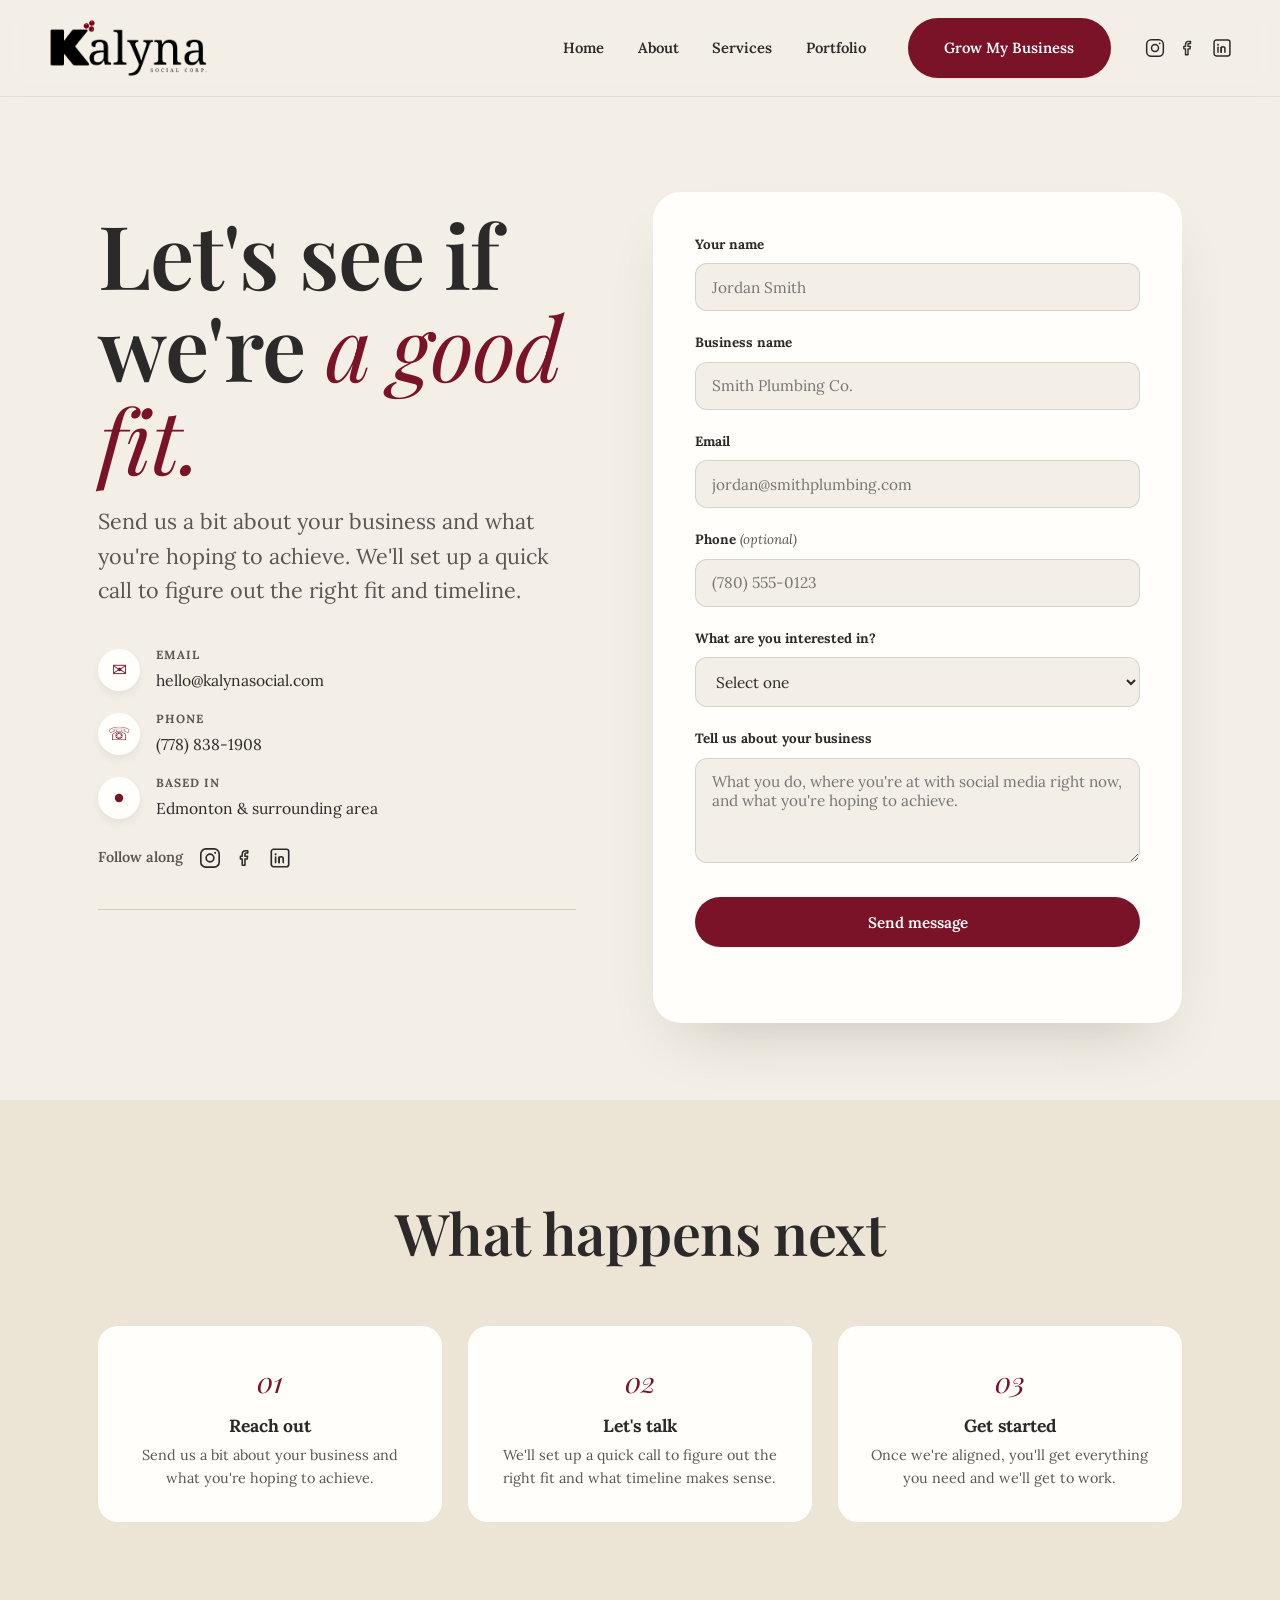
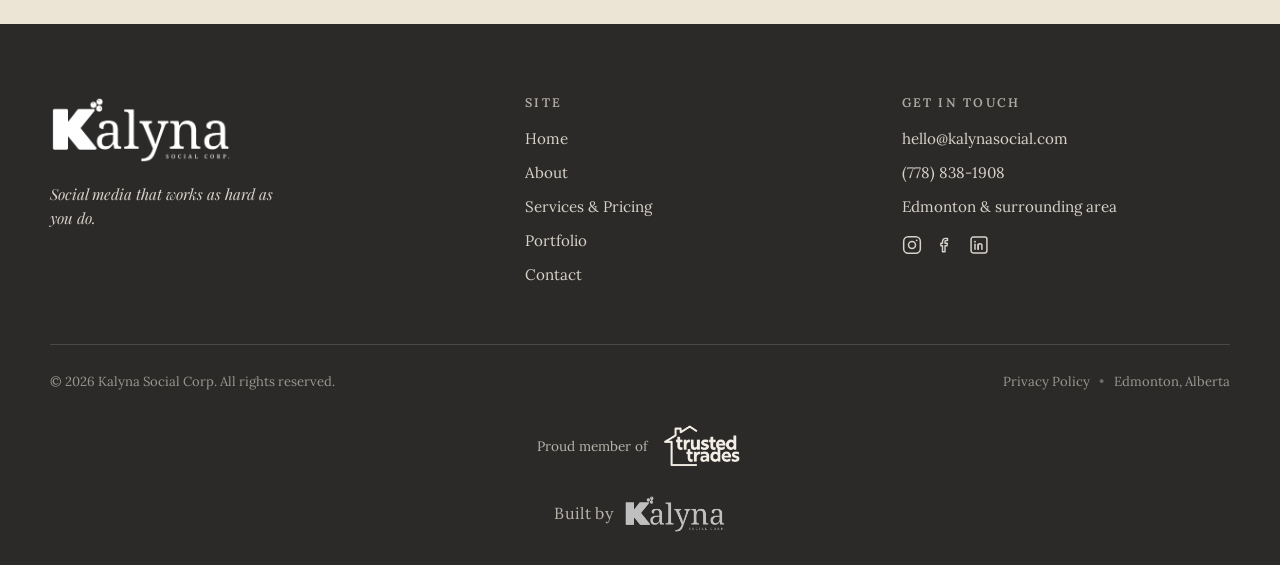
<file: contact.html>
<!DOCTYPE html>
<html lang="en">
<head>
<meta charset="UTF-8">
<meta name="viewport" content="width=device-width, initial-scale=1.0">
<title>Contact | Kalyna Social Corp.</title>
<meta name="description" content="Get in touch with Kalyna Social Corp., Edmonton-based social media management for trades and service-based businesses.">
<link rel="canonical" href="https://kalynasocial.com/contact.html">
<meta name="geo.region" content="CA-AB">
<meta name="geo.placename" content="Edmonton">
<meta property="og:type" content="website">
<meta property="og:site_name" content="Kalyna Social Corp.">
<meta property="og:title" content="Contact | Kalyna Social Corp.">
<meta property="og:description" content="Get in touch with Kalyna Social Corp., Edmonton social media management for trades and service-based businesses.">
<meta property="og:url" content="https://kalynasocial.com/contact.html">
<meta property="og:image" content="https://kalynasocial.com/images/logo.png">
<meta property="og:locale" content="en_CA">
<link rel="icon" type="image/png" href="images/favicon.png">
<link rel="stylesheet" href="css/base.css">
<link rel="stylesheet" href="css/contact.css">
</head>
<body class="intro-done">

<!-- ============ HEADER ============ -->
<header class="site-header">
  <a href="index.html" class="logo-link" aria-label="Kalyna Social Corp. home">
    <img src="images/logo-transparent.png" alt="Kalyna Social Corp.">
  </a>
  <nav>
    <ul class="nav-links">
      <li><a href="index.html">Home</a></li>
      <li><a href="about.html">About</a></li>
      <li><a href="services.html">Services</a></li>
      <li><a href="portfolio.html">Portfolio</a></li>
      <li><a href="contact.html" class="nav-cta btn btn-primary active">Grow My Business</a></li>
      <li class="nav-social">
        <a href="https://www.instagram.com/kalynasocial" target="_blank" rel="noopener" aria-label="Kalyna Social on Instagram"><svg width="20" height="20" viewBox="0 0 24 24" fill="none"><rect x="2" y="2" width="20" height="20" rx="5.5" stroke="currentColor" stroke-width="1.8"/><circle cx="12" cy="12" r="4.2" stroke="currentColor" stroke-width="1.8"/><circle cx="17.6" cy="6.4" r="1.1" fill="currentColor"/></svg></a>
        <a href="https://www.facebook.com/profile.php?id=61588219327180" target="_blank" rel="noopener" aria-label="Kalyna Social on Facebook"><svg width="20" height="20" viewBox="0 0 24 24" fill="none"><path d="M15 4h-2.2C10.1 4 9 5.4 9 7.8V10H7v3h2v7h3v-7h2.4l.4-3H12V8c0-.9.3-1.4 1.4-1.4H15V4Z" stroke="currentColor" stroke-width="1.7" stroke-linejoin="round"/></svg></a>
        <a href="https://www.linkedin.com/company/kalynasocial" target="_blank" rel="noopener" aria-label="Kalyna Social on LinkedIn"><svg width="20" height="20" viewBox="0 0 24 24" fill="none"><rect x="2.5" y="2.5" width="19" height="19" rx="2.5" stroke="currentColor" stroke-width="1.8"/><circle cx="7.2" cy="8" r="1.15" fill="currentColor"/><line x1="7.2" y1="11" x2="7.2" y2="17" stroke="currentColor" stroke-width="1.8" stroke-linecap="round"/><path d="M11 17v-4c0-1.4 1-2.4 2.4-2.4s2.1 1 2.1 2.4v4" stroke="currentColor" stroke-width="1.8" stroke-linecap="round" stroke-linejoin="round"/><line x1="11" y1="11" x2="11" y2="17" stroke="currentColor" stroke-width="1.8" stroke-linecap="round"/></svg></a>
      </li>
    </ul>
  </nav>
  <button class="nav-toggle" aria-label="Toggle menu">
    <span></span><span></span><span></span>
  </button>
</header>

<main>

  <!-- ============ PAGE HERO + FORM ============ -->
  <section class="contact-hero">
    <div class="container contact-grid">

      <div class="contact-intro reveal">
        <h1 class="display-1">Let's see if we're <span class="italic-serif">a good fit.</span></h1>
        <p class="lede" style="margin-top:1.2rem;">Send us a bit about your business and what you're hoping to achieve. We'll set up a quick call to figure out the right fit and timeline.</p>

        <div class="contact-direct">
          <a href="mailto:hello@kalynasocial.com" class="direct-item">
            <span class="direct-icon">✉</span>
            <span>
              <strong>Email</strong>
              hello@kalynasocial.com
            </span>
          </a>
          <a href="tel:7788381908" class="direct-item">
            <span class="direct-icon">☏</span>
            <span>
              <strong>Phone</strong>
              (778) 838-1908
            </span>
          </a>
          <div class="direct-item">
            <span class="direct-icon">
              <svg viewBox="0 0 30 30" width="18"><circle cx="15" cy="15" r="7" fill="var(--berry)"/></svg>
            </span>
            <span>
              <strong>Based in</strong>
              Edmonton &amp; surrounding area
            </span>
          </div>
        </div>

        <div class="contact-social">
          <span class="contact-social-label">Follow along</span>
          <div class="social-icons">
            <a href="https://www.instagram.com/kalynasocial" target="_blank" rel="noopener" aria-label="Kalyna Social on Instagram"><svg width="22" height="22" viewBox="0 0 24 24" fill="none"><rect x="2" y="2" width="20" height="20" rx="5.5" stroke="currentColor" stroke-width="1.8"/><circle cx="12" cy="12" r="4.2" stroke="currentColor" stroke-width="1.8"/><circle cx="17.6" cy="6.4" r="1.1" fill="currentColor"/></svg></a>
            <a href="https://www.facebook.com/profile.php?id=61588219327180" target="_blank" rel="noopener" aria-label="Kalyna Social on Facebook"><svg width="22" height="22" viewBox="0 0 24 24" fill="none"><path d="M15 4h-2.2C10.1 4 9 5.4 9 7.8V10H7v3h2v7h3v-7h2.4l.4-3H12V8c0-.9.3-1.4 1.4-1.4H15V4Z" stroke="currentColor" stroke-width="1.7" stroke-linejoin="round"/></svg></a>
            <a href="https://www.linkedin.com/company/kalynasocial" target="_blank" rel="noopener" aria-label="Kalyna Social on LinkedIn"><svg width="22" height="22" viewBox="0 0 24 24" fill="none"><rect x="2.5" y="2.5" width="19" height="19" rx="2.5" stroke="currentColor" stroke-width="1.8"/><circle cx="7.2" cy="8" r="1.15" fill="currentColor"/><line x1="7.2" y1="11" x2="7.2" y2="17" stroke="currentColor" stroke-width="1.8" stroke-linecap="round"/><path d="M11 17v-4c0-1.4 1-2.4 2.4-2.4s2.1 1 2.1 2.4v4" stroke="currentColor" stroke-width="1.8" stroke-linecap="round" stroke-linejoin="round"/><line x1="11" y1="11" x2="11" y2="17" stroke="currentColor" stroke-width="1.8" stroke-linecap="round"/></svg></a>
          </div>
        </div>

        <div class="berry-divider">
          <span class="line"></span>
        </div>
      </div>

      <div class="contact-form-wrap reveal">
        <form class="contact-form" id="contactForm">
          <div class="form-row">
            <label for="name">Your name</label>
            <input type="text" id="name" name="name" required placeholder="Jordan Smith">
          </div>
          <div class="form-row">
            <label for="business">Business name</label>
            <input type="text" id="business" name="business" placeholder="Smith Plumbing Co.">
          </div>
          <div class="form-row">
            <label for="email">Email</label>
            <input type="email" id="email" name="email" required placeholder="jordan@smithplumbing.com">
          </div>
          <div class="form-row">
            <label for="phone">Phone <span class="optional">(optional)</span></label>
            <input type="tel" id="phone" name="phone" placeholder="(780) 555-0123">
          </div>
          <div class="form-row">
            <label for="interest">What are you interested in?</label>
            <select id="interest" name="interest">
              <option value="">Select one</option>
              <option value="foundation">Foundation package ($600/mo)</option>
              <option value="momentum">Momentum package ($900/mo)</option>
              <option value="market-leader">Market Leader package ($1,300/mo)</option>
              <option value="website">Website build</option>
              <option value="google-business">Google Business setup</option>
              <option value="custom">Custom quote / add-on</option>
              <option value="not-sure">Not sure yet</option>
            </select>
          </div>
          <div class="form-row">
            <label for="message">Tell us about your business</label>
            <textarea id="message" name="message" rows="4" placeholder="What you do, where you're at with social media right now, and what you're hoping to achieve."></textarea>
          </div>
          <button type="submit" class="btn btn-primary form-submit">Send message</button>
          <p class="form-note" id="formNote"></p>
        </form>
      </div>

    </div>
  </section>

  <!-- ============ NEXT STEPS ============ -->
  <section class="next-steps">
    <div class="container">
      <div class="section-head center reveal">
        <h2 class="display-2">What happens next</h2>
      </div>
      <div class="steps-grid reveal-stagger">
        <div class="ns-step stagger-item">
          <span class="ns-num">01</span>
          <h4>Reach out</h4>
          <p>Send us a bit about your business and what you're hoping to achieve.</p>
        </div>
        <div class="ns-step stagger-item">
          <span class="ns-num">02</span>
          <h4>Let's talk</h4>
          <p>We'll set up a quick call to figure out the right fit and what timeline makes sense.</p>
        </div>
        <div class="ns-step stagger-item">
          <span class="ns-num">03</span>
          <h4>Get started</h4>
          <p>Once we're aligned, you'll get everything you need and we'll get to work.</p>
        </div>
      </div>
    </div>
  </section>

</main>

<!-- ============ FOOTER ============ -->
<footer class="site-footer">
  <div class="footer-grid">
    <div>
      <div class="footer-logo"><img src="images/logo-white-transparent.png" alt="Kalyna Social Corp."></div>
      <p class="footer-tagline">Social media that works as hard as you&nbsp;do.</p>
    </div>
    <div>
      <h4>Site</h4>
      <a href="index.html">Home</a>
      <a href="about.html">About</a>
      <a href="services.html">Services &amp; Pricing</a>
      <a href="portfolio.html">Portfolio</a>
      <a href="contact.html">Contact</a>
    </div>
    <div>
      <h4>Get in touch</h4>
      <a href="mailto:hello@kalynasocial.com">hello@kalynasocial.com</a>
      <a href="tel:7788381908">(778) 838-1908</a>
      <p>Edmonton &amp; surrounding area</p>
      <div class="footer-social">
        <a href="https://www.instagram.com/kalynasocial" target="_blank" rel="noopener" aria-label="Kalyna Social on Instagram"><svg width="20" height="20" viewBox="0 0 24 24" fill="none"><rect x="2" y="2" width="20" height="20" rx="5.5" stroke="currentColor" stroke-width="1.8"/><circle cx="12" cy="12" r="4.2" stroke="currentColor" stroke-width="1.8"/><circle cx="17.6" cy="6.4" r="1.1" fill="currentColor"/></svg></a>
        <a href="https://www.facebook.com/profile.php?id=61588219327180" target="_blank" rel="noopener" aria-label="Kalyna Social on Facebook"><svg width="20" height="20" viewBox="0 0 24 24" fill="none"><path d="M15 4h-2.2C10.1 4 9 5.4 9 7.8V10H7v3h2v7h3v-7h2.4l.4-3H12V8c0-.9.3-1.4 1.4-1.4H15V4Z" stroke="currentColor" stroke-width="1.7" stroke-linejoin="round"/></svg></a>
        <a href="https://www.linkedin.com/company/kalynasocial" target="_blank" rel="noopener" aria-label="Kalyna Social on LinkedIn"><svg width="20" height="20" viewBox="0 0 24 24" fill="none"><rect x="2.5" y="2.5" width="19" height="19" rx="2.5" stroke="currentColor" stroke-width="1.8"/><circle cx="7.2" cy="8" r="1.15" fill="currentColor"/><line x1="7.2" y1="11" x2="7.2" y2="17" stroke="currentColor" stroke-width="1.8" stroke-linecap="round"/><path d="M11 17v-4c0-1.4 1-2.4 2.4-2.4s2.1 1 2.1 2.4v4" stroke="currentColor" stroke-width="1.8" stroke-linecap="round" stroke-linejoin="round"/><line x1="11" y1="11" x2="11" y2="17" stroke="currentColor" stroke-width="1.8" stroke-linecap="round"/></svg></a>
      </div>
    </div>
  </div>
  <div class="footer-bottom">
    <span>© 2026 Kalyna Social Corp. All rights reserved.</span>
    <span class="footer-bottom-right"><a href="privacy.html">Privacy Policy</a><span class="footer-dot">•</span>Edmonton, Alberta</span>
  </div>
  <div class="footer-tt">
    <span>Proud member of</span>
    <a href="https://thetrustedtrades.ca" target="_blank" rel="noopener"><img src="images/trusted-trades-logo-light.png" alt="Trusted Trades member"></a>
  </div>
  <div class="footer-credit">
    <span>Built by</span>
    <img src="images/logo-white-transparent.png" alt="Kalyna Social Corp.">
  </div>
</footer>

<script src="js/main.js"></script>
<script src="js/contact.js"></script>
</body>
</html>
</file>
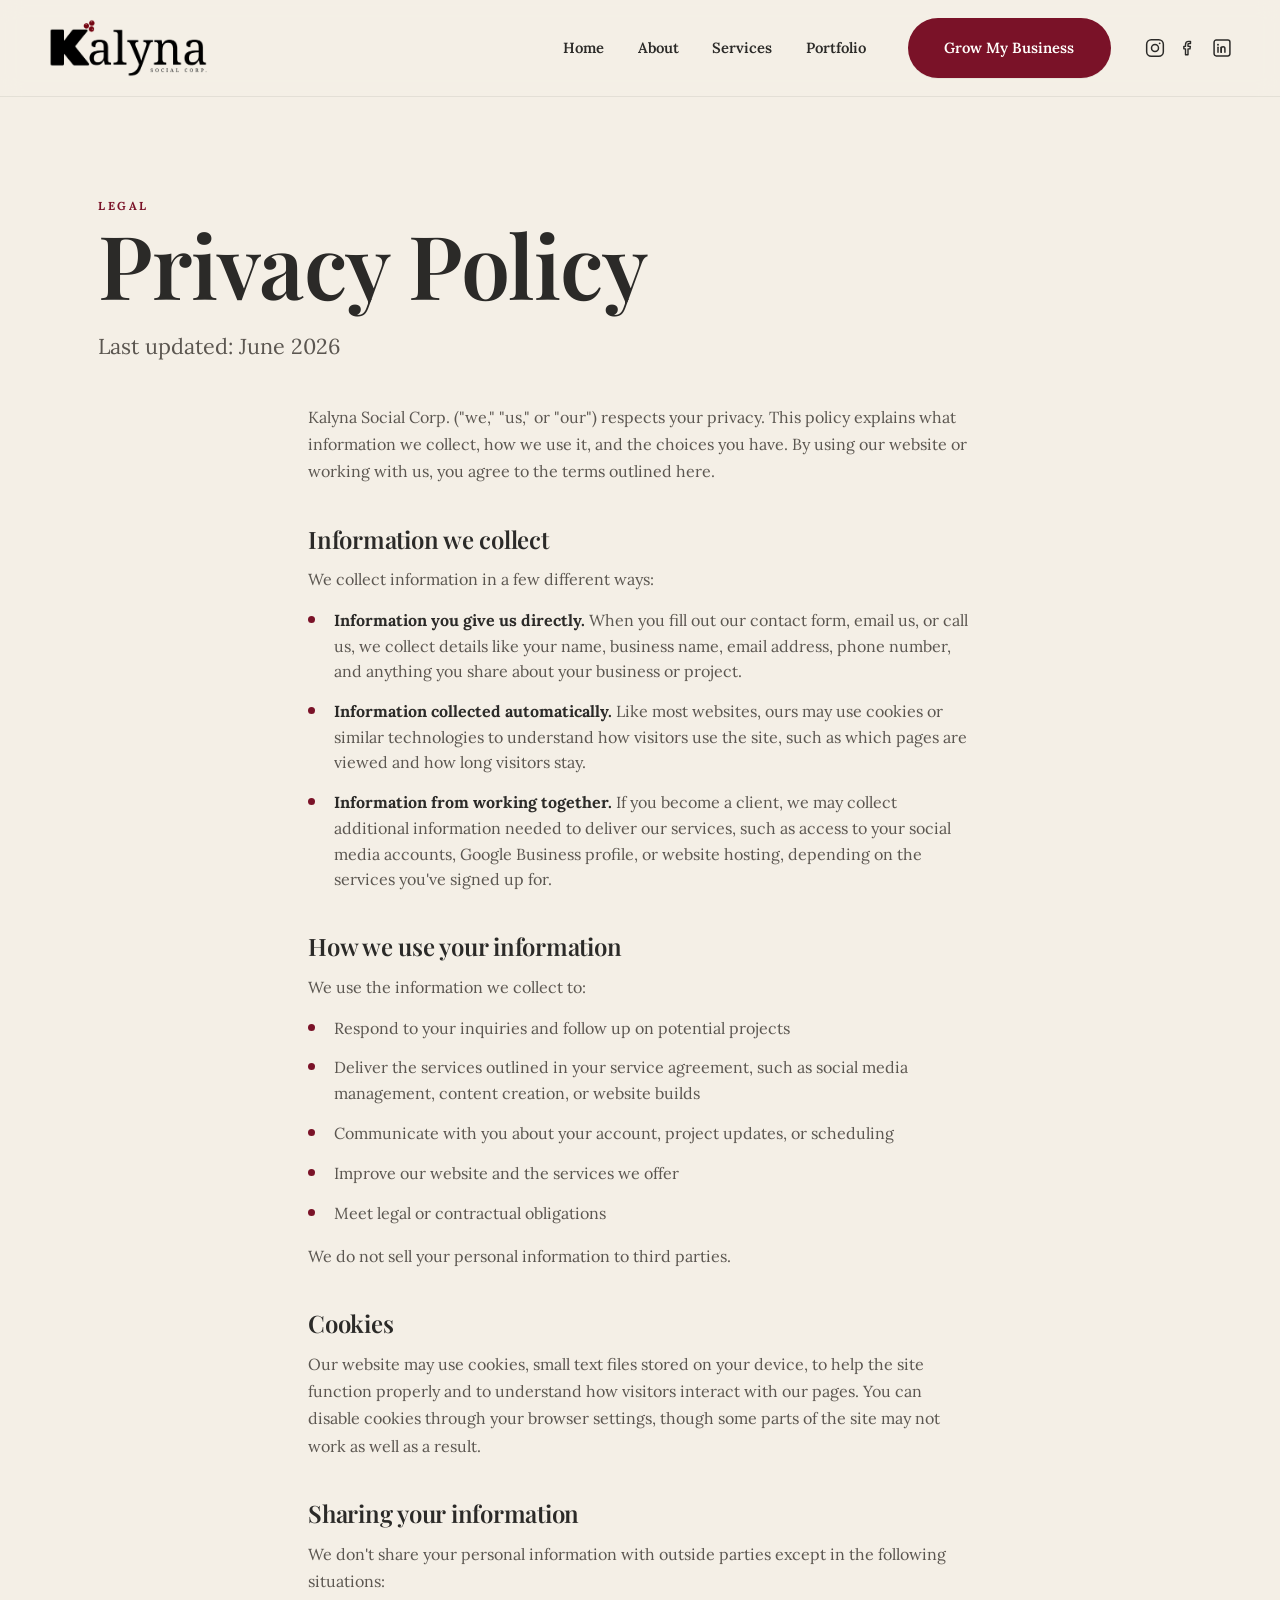
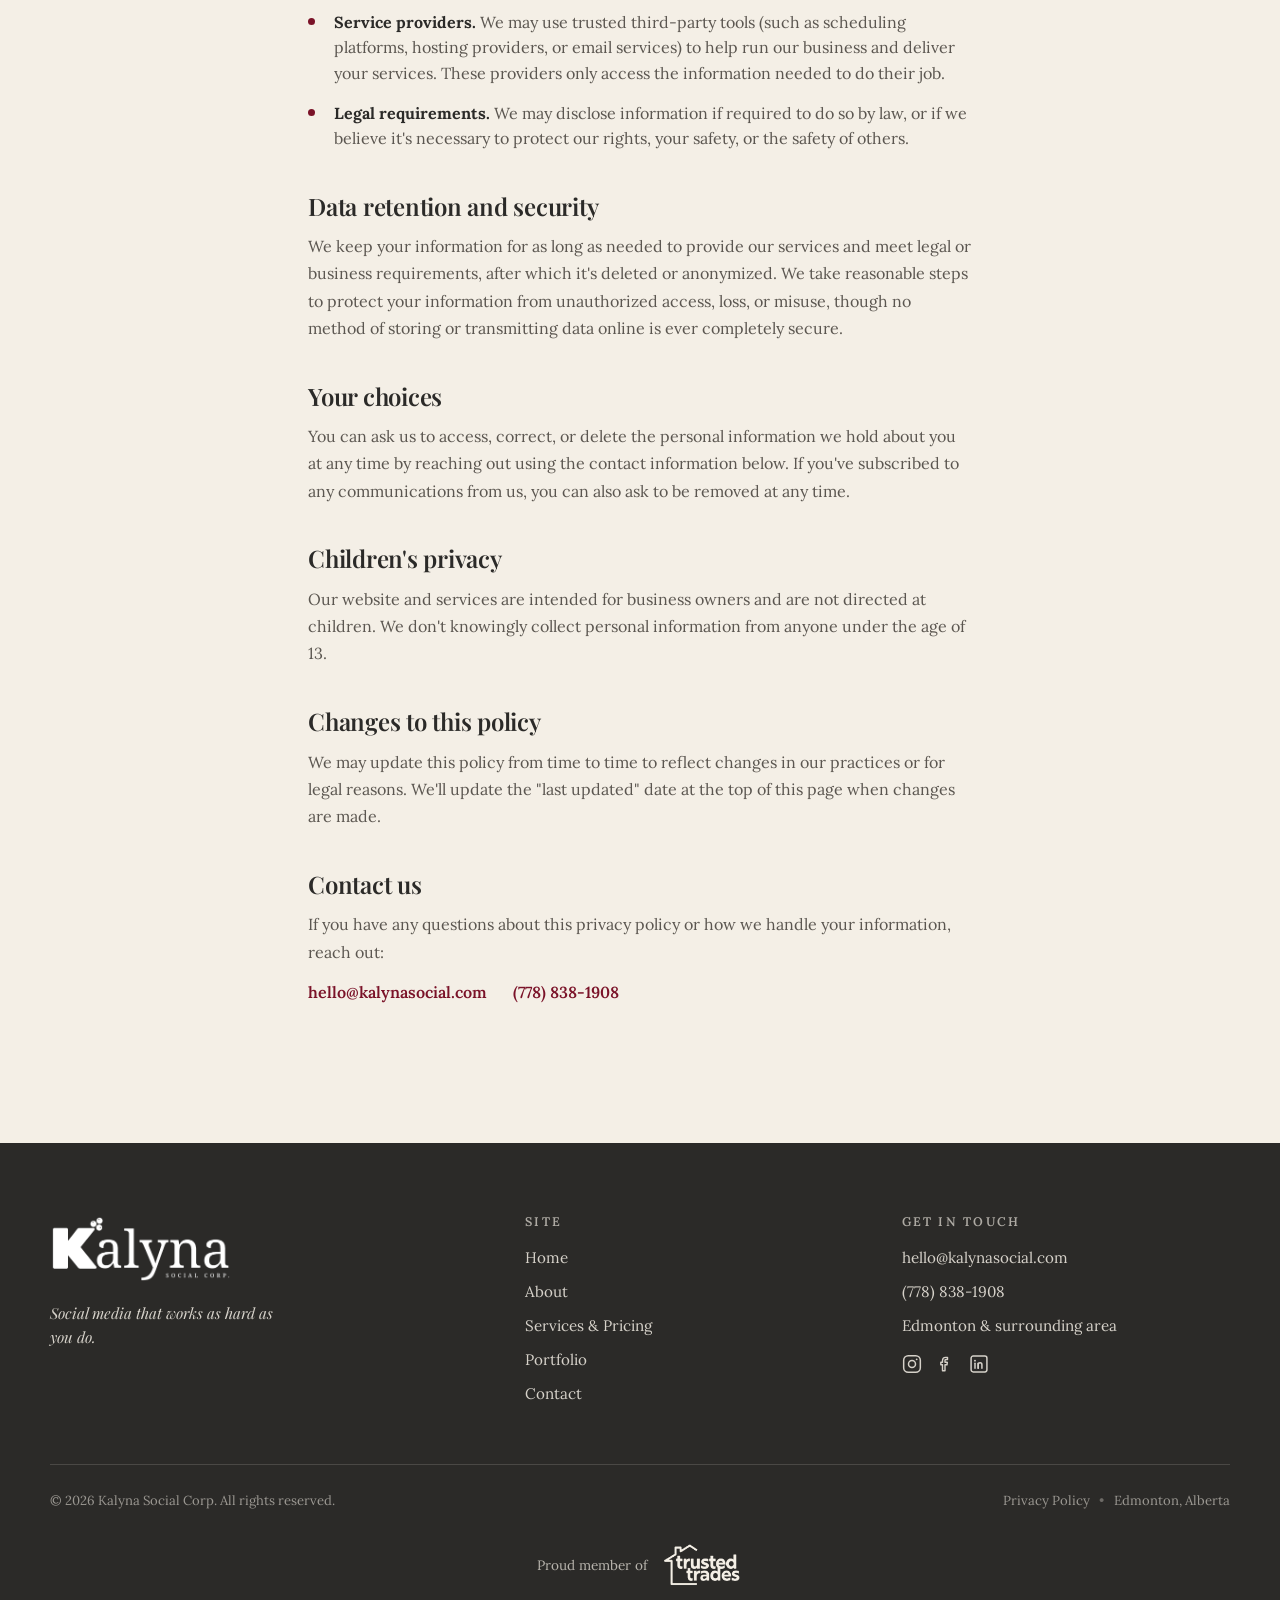
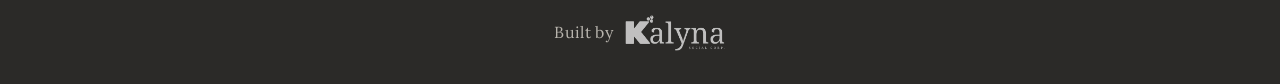
<file: privacy.html>
<!DOCTYPE html>
<html lang="en">
<head>
<meta charset="UTF-8">
<meta name="viewport" content="width=device-width, initial-scale=1.0">
<title>Privacy Policy | Kalyna Social Corp.</title>
<meta name="description" content="How Kalyna Social Corp. collects, uses, and protects your information.">
<link rel="canonical" href="https://kalynasocial.com/privacy.html">
<meta property="og:type" content="website">
<meta property="og:site_name" content="Kalyna Social Corp.">
<meta property="og:title" content="Privacy Policy | Kalyna Social Corp.">
<meta property="og:url" content="https://kalynasocial.com/privacy.html">
<meta property="og:image" content="https://kalynasocial.com/images/logo.png">
<meta property="og:locale" content="en_CA">
<link rel="icon" type="image/png" href="images/favicon.png">
<link rel="stylesheet" href="css/base.css">
<link rel="stylesheet" href="css/privacy.css">
</head>
<body class="intro-done">

<!-- ============ HEADER ============ -->
<header class="site-header">
  <a href="index.html" class="logo-link" aria-label="Kalyna Social Corp. home">
    <img src="images/logo-transparent.png" alt="Kalyna Social Corp.">
  </a>
  <nav>
    <ul class="nav-links">
      <li><a href="index.html">Home</a></li>
      <li><a href="about.html">About</a></li>
      <li><a href="services.html">Services</a></li>
      <li><a href="portfolio.html">Portfolio</a></li>
      <li><a href="contact.html" class="nav-cta btn btn-primary">Grow My Business</a></li>
      <li class="nav-social">
        <a href="https://www.instagram.com/kalynasocial" target="_blank" rel="noopener" aria-label="Kalyna Social on Instagram"><svg width="20" height="20" viewBox="0 0 24 24" fill="none"><rect x="2" y="2" width="20" height="20" rx="5.5" stroke="currentColor" stroke-width="1.8"/><circle cx="12" cy="12" r="4.2" stroke="currentColor" stroke-width="1.8"/><circle cx="17.6" cy="6.4" r="1.1" fill="currentColor"/></svg></a>
        <a href="https://www.facebook.com/profile.php?id=61588219327180" target="_blank" rel="noopener" aria-label="Kalyna Social on Facebook"><svg width="20" height="20" viewBox="0 0 24 24" fill="none"><path d="M15 4h-2.2C10.1 4 9 5.4 9 7.8V10H7v3h2v7h3v-7h2.4l.4-3H12V8c0-.9.3-1.4 1.4-1.4H15V4Z" stroke="currentColor" stroke-width="1.7" stroke-linejoin="round"/></svg></a>
        <a href="https://www.linkedin.com/company/kalynasocial" target="_blank" rel="noopener" aria-label="Kalyna Social on LinkedIn"><svg width="20" height="20" viewBox="0 0 24 24" fill="none"><rect x="2.5" y="2.5" width="19" height="19" rx="2.5" stroke="currentColor" stroke-width="1.8"/><circle cx="7.2" cy="8" r="1.15" fill="currentColor"/><line x1="7.2" y1="11" x2="7.2" y2="17" stroke="currentColor" stroke-width="1.8" stroke-linecap="round"/><path d="M11 17v-4c0-1.4 1-2.4 2.4-2.4s2.1 1 2.1 2.4v4" stroke="currentColor" stroke-width="1.8" stroke-linecap="round" stroke-linejoin="round"/><line x1="11" y1="11" x2="11" y2="17" stroke="currentColor" stroke-width="1.8" stroke-linecap="round"/></svg></a>
      </li>
    </ul>
  </nav>
  <button class="nav-toggle" aria-label="Toggle menu">
    <span></span><span></span><span></span>
  </button>
</header>

<main>

  <!-- ============ PAGE HERO ============ -->
  <section class="privacy-hero">
    <div class="container reveal">
      <p class="eyebrow">Legal</p>
      <h1 class="display-1">Privacy Policy</h1>
      <p class="lede" style="margin-top:1.2rem;">Last updated: June 2026</p>
    </div>
  </section>

  <!-- ============ PRIVACY CONTENT ============ -->
  <section class="privacy-content">
    <div class="container-narrow">

      <div class="privacy-block reveal">
        <p>Kalyna Social Corp. ("we," "us," or "our") respects your privacy. This policy explains what information we collect, how we use it, and the choices you have. By using our website or working with us, you agree to the terms outlined here.</p>
      </div>

      <div class="privacy-block reveal">
        <h2>Information we collect</h2>
        <p>We collect information in a few different ways:</p>
        <ul class="privacy-list">
          <li><strong>Information you give us directly.</strong> When you fill out our contact form, email us, or call us, we collect details like your name, business name, email address, phone number, and anything you share about your business or project.</li>
          <li><strong>Information collected automatically.</strong> Like most websites, ours may use cookies or similar technologies to understand how visitors use the site, such as which pages are viewed and how long visitors stay.</li>
          <li><strong>Information from working together.</strong> If you become a client, we may collect additional information needed to deliver our services, such as access to your social media accounts, Google Business profile, or website hosting, depending on the services you've signed up for.</li>
        </ul>
      </div>

      <div class="privacy-block reveal">
        <h2>How we use your information</h2>
        <p>We use the information we collect to:</p>
        <ul class="privacy-list">
          <li>Respond to your inquiries and follow up on potential projects</li>
          <li>Deliver the services outlined in your service agreement, such as social media management, content creation, or website builds</li>
          <li>Communicate with you about your account, project updates, or scheduling</li>
          <li>Improve our website and the services we offer</li>
          <li>Meet legal or contractual obligations</li>
        </ul>
        <p>We do not sell your personal information to third parties.</p>
      </div>

      <div class="privacy-block reveal">
        <h2>Cookies</h2>
        <p>Our website may use cookies, small text files stored on your device, to help the site function properly and to understand how visitors interact with our pages. You can disable cookies through your browser settings, though some parts of the site may not work as well as a result.</p>
      </div>

      <div class="privacy-block reveal">
        <h2>Sharing your information</h2>
        <p>We don't share your personal information with outside parties except in the following situations:</p>
        <ul class="privacy-list">
          <li><strong>Service providers.</strong> We may use trusted third-party tools (such as scheduling platforms, hosting providers, or email services) to help run our business and deliver your services. These providers only access the information needed to do their job.</li>
          <li><strong>Legal requirements.</strong> We may disclose information if required to do so by law, or if we believe it's necessary to protect our rights, your safety, or the safety of others.</li>
        </ul>
      </div>

      <div class="privacy-block reveal">
        <h2>Data retention and security</h2>
        <p>We keep your information for as long as needed to provide our services and meet legal or business requirements, after which it's deleted or anonymized. We take reasonable steps to protect your information from unauthorized access, loss, or misuse, though no method of storing or transmitting data online is ever completely secure.</p>
      </div>

      <div class="privacy-block reveal">
        <h2>Your choices</h2>
        <p>You can ask us to access, correct, or delete the personal information we hold about you at any time by reaching out using the contact information below. If you've subscribed to any communications from us, you can also ask to be removed at any time.</p>
      </div>

      <div class="privacy-block reveal">
        <h2>Children's privacy</h2>
        <p>Our website and services are intended for business owners and are not directed at children. We don't knowingly collect personal information from anyone under the age of 13.</p>
      </div>

      <div class="privacy-block reveal">
        <h2>Changes to this policy</h2>
        <p>We may update this policy from time to time to reflect changes in our practices or for legal reasons. We'll update the "last updated" date at the top of this page when changes are made.</p>
      </div>

      <div class="privacy-block reveal">
        <h2>Contact us</h2>
        <p>If you have any questions about this privacy policy or how we handle your information, reach out:</p>
        <div class="privacy-contact">
          <a href="mailto:hello@kalynasocial.com">hello@kalynasocial.com</a>
          <a href="tel:7788381908">(778) 838-1908</a>
        </div>
      </div>

    </div>
  </section>

</main>

<!-- ============ FOOTER ============ -->
<footer class="site-footer">
  <div class="footer-grid">
    <div>
      <div class="footer-logo"><img src="images/logo-white-transparent.png" alt="Kalyna Social Corp."></div>
      <p class="footer-tagline">Social media that works as hard as you&nbsp;do.</p>
    </div>
    <div>
      <h4>Site</h4>
      <a href="index.html">Home</a>
      <a href="about.html">About</a>
      <a href="services.html">Services &amp; Pricing</a>
      <a href="portfolio.html">Portfolio</a>
      <a href="contact.html">Contact</a>
    </div>
    <div>
      <h4>Get in touch</h4>
      <a href="mailto:hello@kalynasocial.com">hello@kalynasocial.com</a>
      <a href="tel:7788381908">(778) 838-1908</a>
      <p>Edmonton &amp; surrounding area</p>
      <div class="footer-social">
        <a href="https://www.instagram.com/kalynasocial" target="_blank" rel="noopener" aria-label="Kalyna Social on Instagram"><svg width="20" height="20" viewBox="0 0 24 24" fill="none"><rect x="2" y="2" width="20" height="20" rx="5.5" stroke="currentColor" stroke-width="1.8"/><circle cx="12" cy="12" r="4.2" stroke="currentColor" stroke-width="1.8"/><circle cx="17.6" cy="6.4" r="1.1" fill="currentColor"/></svg></a>
        <a href="https://www.facebook.com/profile.php?id=61588219327180" target="_blank" rel="noopener" aria-label="Kalyna Social on Facebook"><svg width="20" height="20" viewBox="0 0 24 24" fill="none"><path d="M15 4h-2.2C10.1 4 9 5.4 9 7.8V10H7v3h2v7h3v-7h2.4l.4-3H12V8c0-.9.3-1.4 1.4-1.4H15V4Z" stroke="currentColor" stroke-width="1.7" stroke-linejoin="round"/></svg></a>
        <a href="https://www.linkedin.com/company/kalynasocial" target="_blank" rel="noopener" aria-label="Kalyna Social on LinkedIn"><svg width="20" height="20" viewBox="0 0 24 24" fill="none"><rect x="2.5" y="2.5" width="19" height="19" rx="2.5" stroke="currentColor" stroke-width="1.8"/><circle cx="7.2" cy="8" r="1.15" fill="currentColor"/><line x1="7.2" y1="11" x2="7.2" y2="17" stroke="currentColor" stroke-width="1.8" stroke-linecap="round"/><path d="M11 17v-4c0-1.4 1-2.4 2.4-2.4s2.1 1 2.1 2.4v4" stroke="currentColor" stroke-width="1.8" stroke-linecap="round" stroke-linejoin="round"/><line x1="11" y1="11" x2="11" y2="17" stroke="currentColor" stroke-width="1.8" stroke-linecap="round"/></svg></a>
      </div>
    </div>
  </div>
  <div class="footer-bottom">
    <span>© 2026 Kalyna Social Corp. All rights reserved.</span>
    <span class="footer-bottom-right"><a href="privacy.html">Privacy Policy</a><span class="footer-dot">•</span>Edmonton, Alberta</span>
  </div>
  <div class="footer-tt">
    <span>Proud member of</span>
    <a href="https://thetrustedtrades.ca" target="_blank" rel="noopener"><img src="images/trusted-trades-logo-light.png" alt="Trusted Trades member"></a>
  </div>
  <div class="footer-credit">
    <span>Built by</span>
    <img src="images/logo-white-transparent.png" alt="Kalyna Social Corp.">
  </div>
</footer>

<script src="js/main.js"></script>
</body>
</html>
</file>
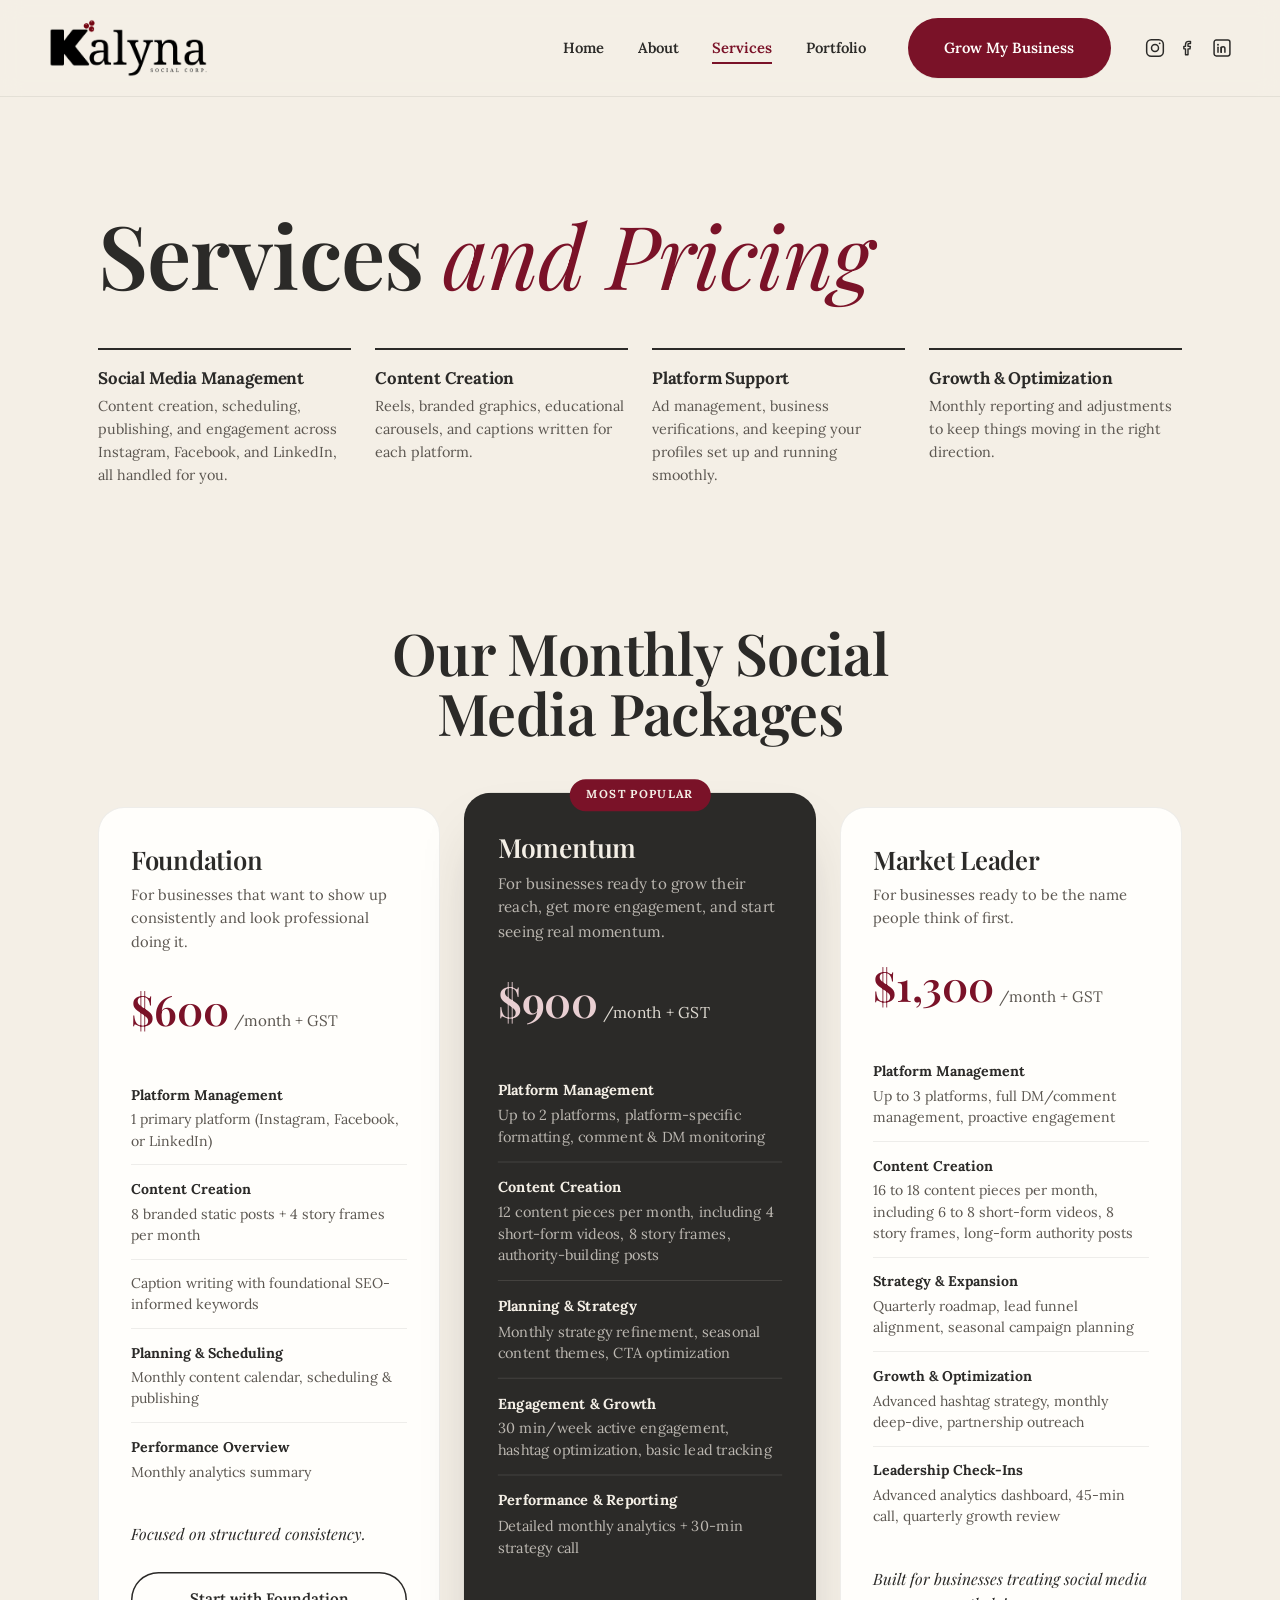
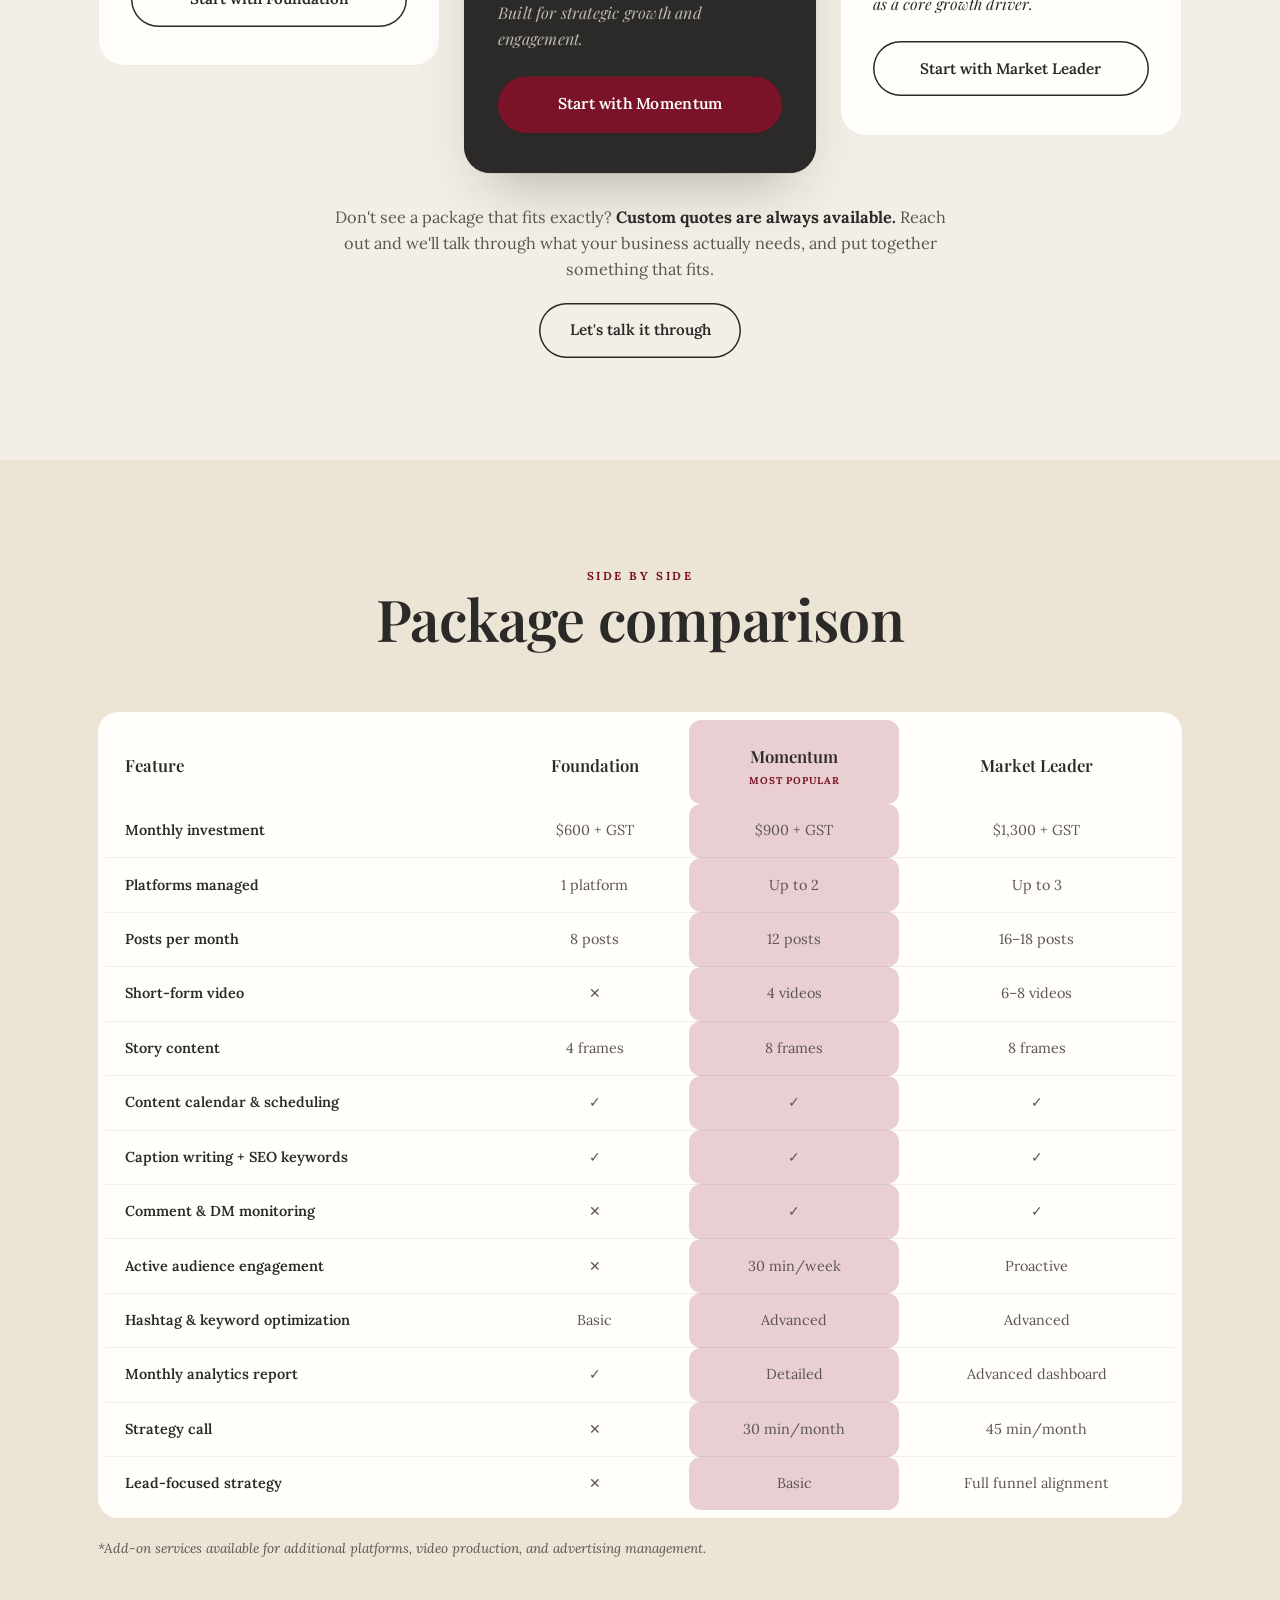
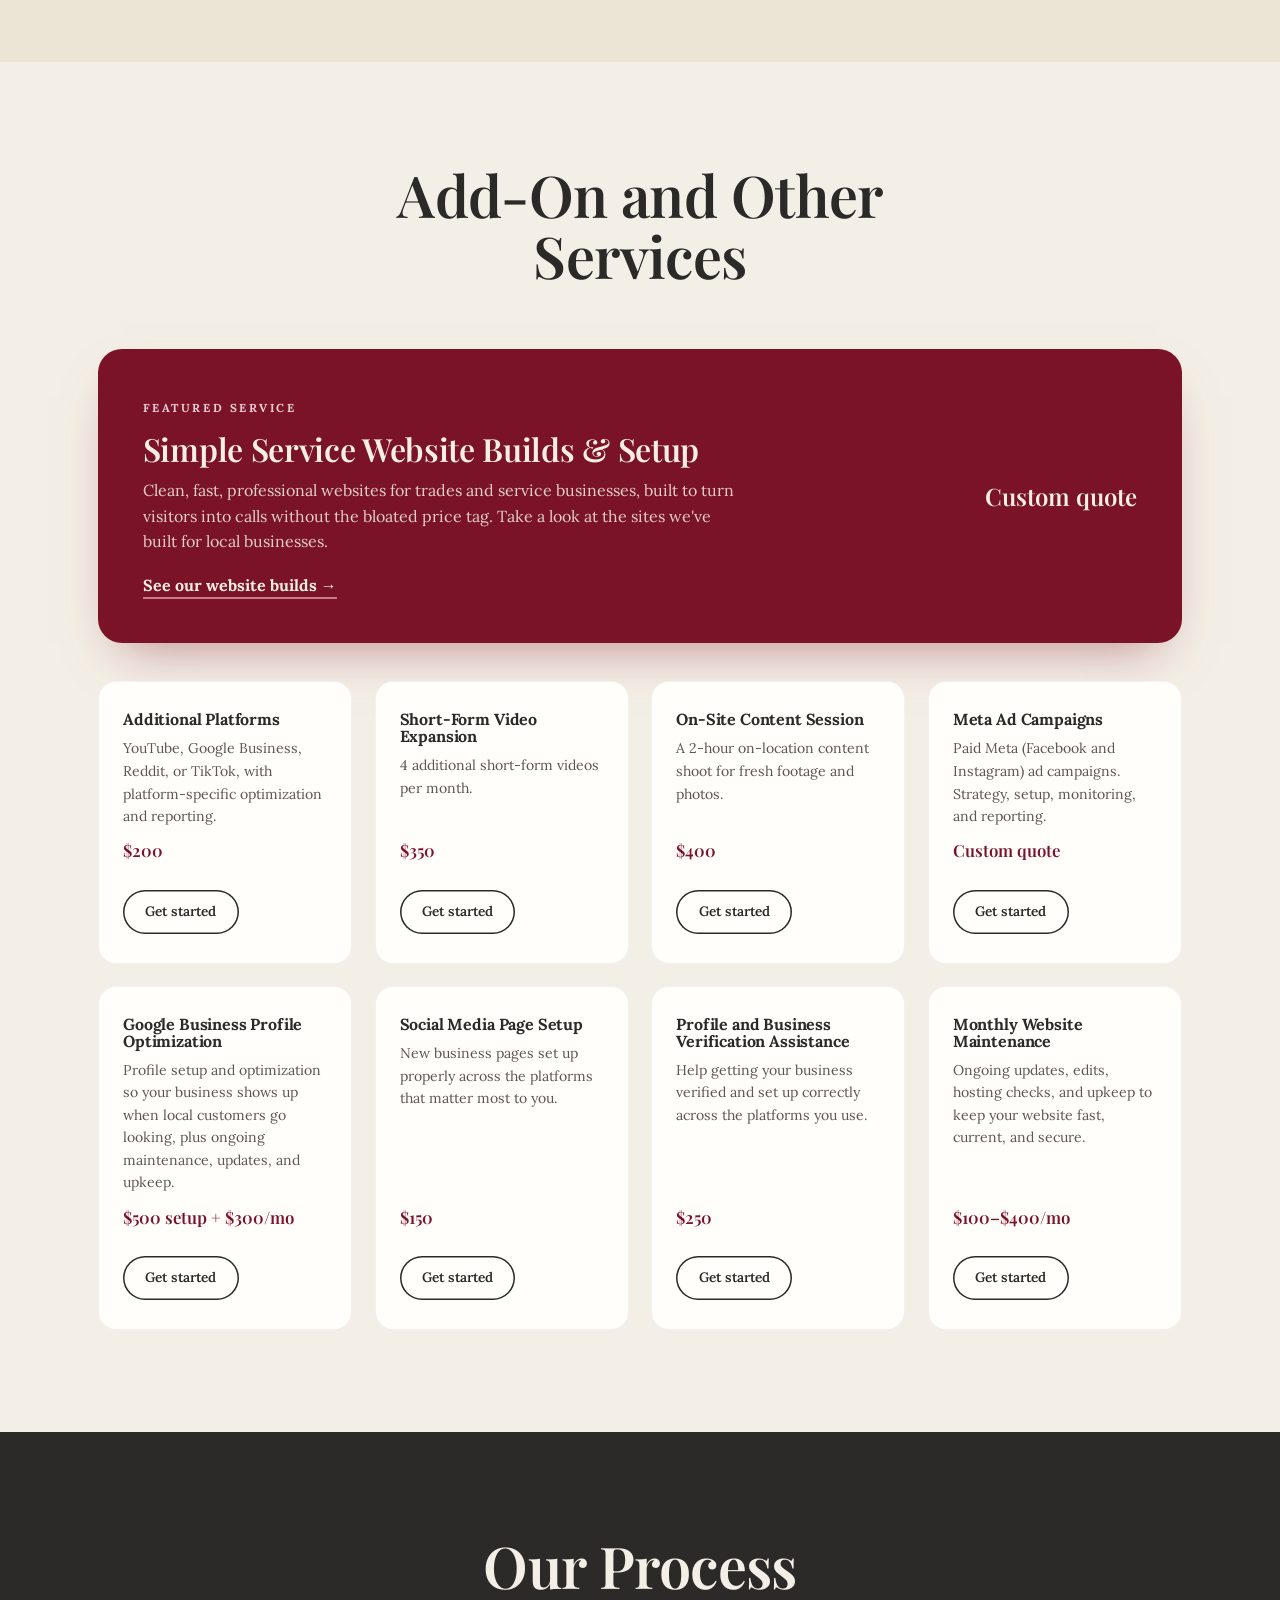
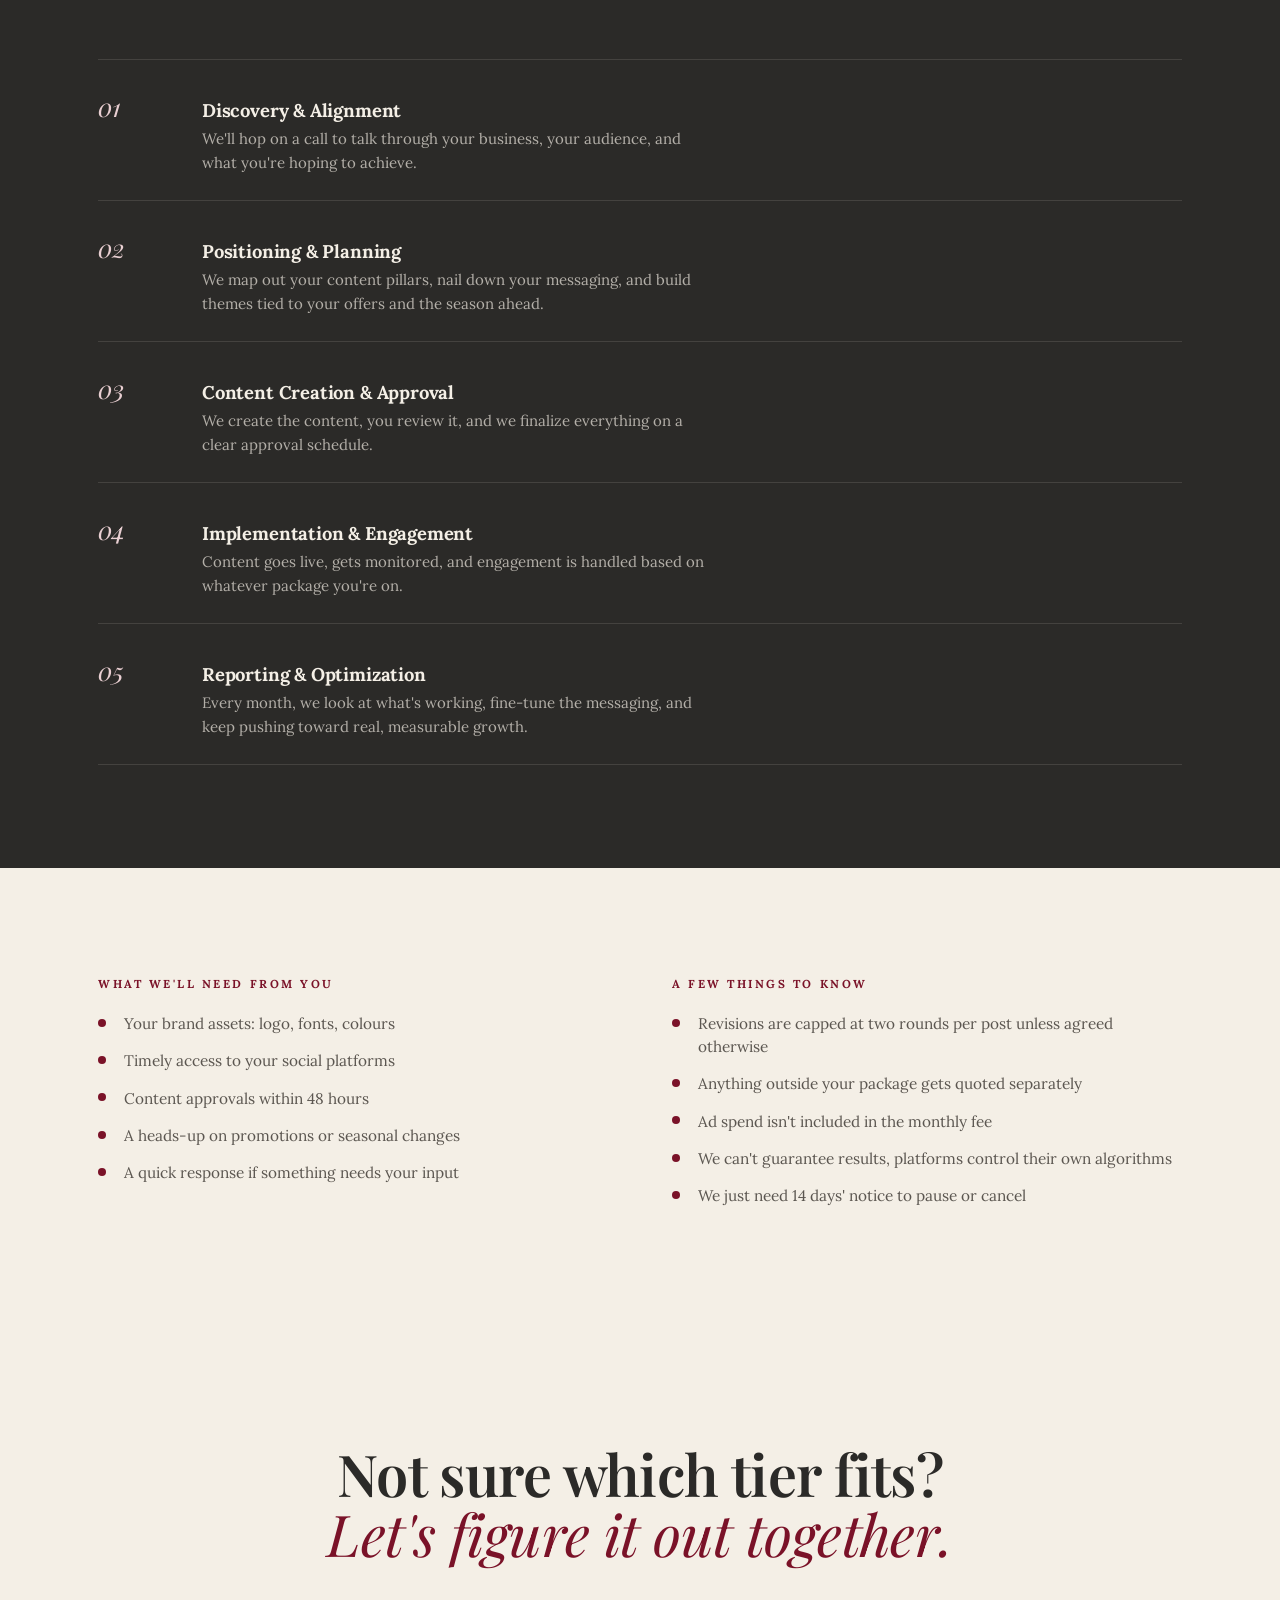
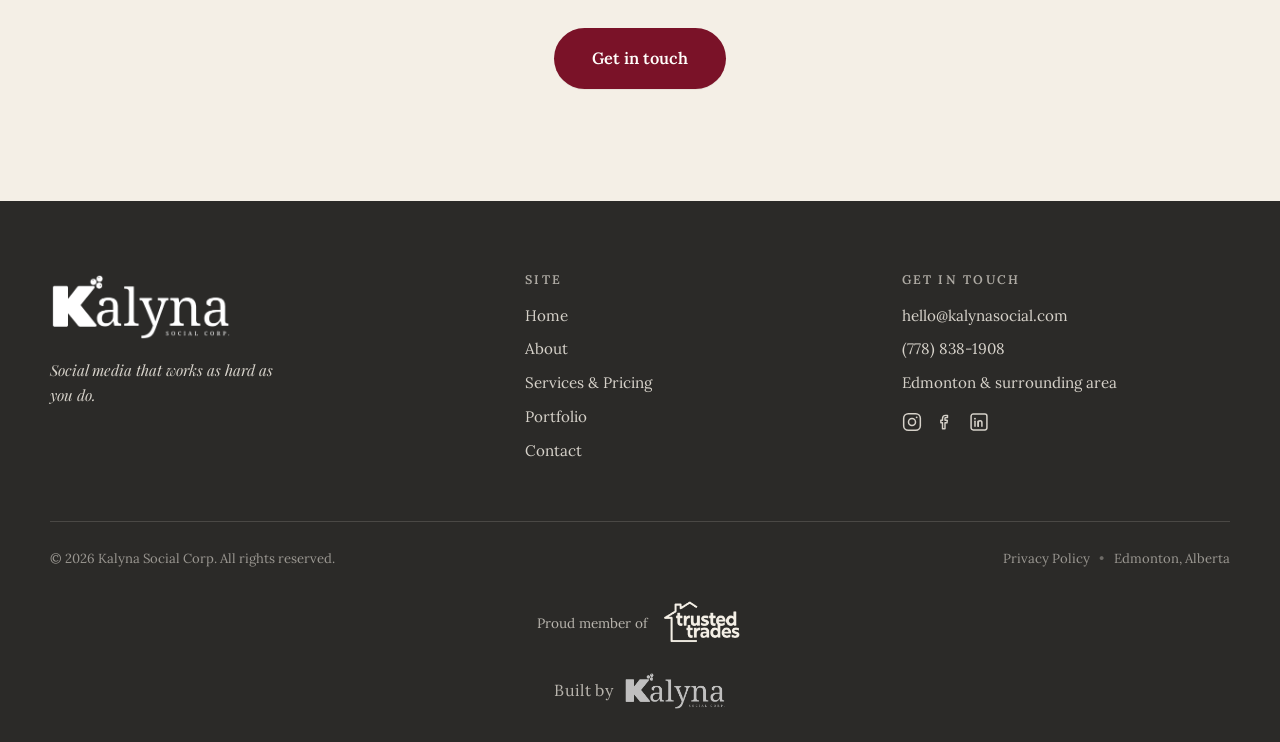
<file: services.html>
<!DOCTYPE html>
<html lang="en">
<head>
<meta charset="UTF-8">
<meta name="viewport" content="width=device-width, initial-scale=1.0">
<title>Services & Pricing | Kalyna Social Corp.</title>
<meta name="description" content="Three social media management packages for Edmonton trades and service businesses: Foundation, Momentum, and Market Leader, plus add-on services.">
<link rel="canonical" href="https://kalynasocial.com/services.html">
<meta name="geo.region" content="CA-AB">
<meta name="geo.placename" content="Edmonton">
<meta property="og:type" content="website">
<meta property="og:site_name" content="Kalyna Social Corp.">
<meta property="og:title" content="Services &amp; Pricing | Kalyna Social Corp.">
<meta property="og:description" content="Edmonton social media management packages, plus website builds, Google Business setup, and Meta ad campaigns.">
<meta property="og:url" content="https://kalynasocial.com/services.html">
<meta property="og:image" content="https://kalynasocial.com/images/logo.png">
<meta property="og:locale" content="en_CA">
<link rel="icon" type="image/png" href="images/favicon.png">
<link rel="stylesheet" href="css/base.css">
<link rel="stylesheet" href="css/services.css">
</head>
<body class="intro-done">

<!-- ============ HEADER ============ -->
<header class="site-header">
  <a href="index.html" class="logo-link" aria-label="Kalyna Social Corp. home">
    <img src="images/logo-transparent.png" alt="Kalyna Social Corp.">
  </a>
  <nav>
    <ul class="nav-links">
      <li><a href="index.html">Home</a></li>
      <li><a href="about.html">About</a></li>
      <li><a href="services.html" class="active">Services</a></li>
      <li><a href="portfolio.html">Portfolio</a></li>
      <li><a href="contact.html" class="nav-cta btn btn-primary">Grow My Business</a></li>
      <li class="nav-social">
        <a href="https://www.instagram.com/kalynasocial" target="_blank" rel="noopener" aria-label="Kalyna Social on Instagram"><svg width="20" height="20" viewBox="0 0 24 24" fill="none"><rect x="2" y="2" width="20" height="20" rx="5.5" stroke="currentColor" stroke-width="1.8"/><circle cx="12" cy="12" r="4.2" stroke="currentColor" stroke-width="1.8"/><circle cx="17.6" cy="6.4" r="1.1" fill="currentColor"/></svg></a>
        <a href="https://www.facebook.com/profile.php?id=61588219327180" target="_blank" rel="noopener" aria-label="Kalyna Social on Facebook"><svg width="20" height="20" viewBox="0 0 24 24" fill="none"><path d="M15 4h-2.2C10.1 4 9 5.4 9 7.8V10H7v3h2v7h3v-7h2.4l.4-3H12V8c0-.9.3-1.4 1.4-1.4H15V4Z" stroke="currentColor" stroke-width="1.7" stroke-linejoin="round"/></svg></a>
        <a href="https://www.linkedin.com/company/kalynasocial" target="_blank" rel="noopener" aria-label="Kalyna Social on LinkedIn"><svg width="20" height="20" viewBox="0 0 24 24" fill="none"><rect x="2.5" y="2.5" width="19" height="19" rx="2.5" stroke="currentColor" stroke-width="1.8"/><circle cx="7.2" cy="8" r="1.15" fill="currentColor"/><line x1="7.2" y1="11" x2="7.2" y2="17" stroke="currentColor" stroke-width="1.8" stroke-linecap="round"/><path d="M11 17v-4c0-1.4 1-2.4 2.4-2.4s2.1 1 2.1 2.4v4" stroke="currentColor" stroke-width="1.8" stroke-linecap="round" stroke-linejoin="round"/><line x1="11" y1="11" x2="11" y2="17" stroke="currentColor" stroke-width="1.8" stroke-linecap="round"/></svg></a>
      </li>
    </ul>
  </nav>
  <button class="nav-toggle" aria-label="Toggle menu">
    <span></span><span></span><span></span>
  </button>
</header>

<main>

  <!-- ============ PAGE HERO ============ -->
  <section class="services-hero">
    <div class="container reveal">
      <h1 class="display-1">Services <span class="italic-serif">and Pricing</span></h1>
    </div>
  </section>

  <!-- ============ CORE SERVICES ============ -->
  <section class="core-services">
    <div class="container">
      <div class="cs-grid reveal-stagger">
        <div class="cs-item stagger-item">
          <h3>Social Media Management</h3>
          <p>Content creation, scheduling, publishing, and engagement across Instagram, Facebook, and LinkedIn, all handled for you.</p>
        </div>
        <div class="cs-item stagger-item">
          <h3>Content Creation</h3>
          <p>Reels, branded graphics, educational carousels, and captions written for each platform.</p>
        </div>
        <div class="cs-item stagger-item">
          <h3>Platform Support</h3>
          <p>Ad management, business verifications, and keeping your profiles set up and running smoothly.</p>
        </div>
        <div class="cs-item stagger-item">
          <h3>Growth &amp; Optimization</h3>
          <p>Monthly reporting and adjustments to keep things moving in the right direction.</p>
        </div>
      </div>
    </div>
  </section>

  <!-- ============ PRICING TIERS ============ -->
  <section class="pricing">
    <div class="container">
      <div class="section-head center reveal">
        <h2 class="display-2">Our Monthly Social Media Packages</h2>
      </div>

      <div class="pricing-grid">

        <!-- FOUNDATION -->
        <article class="price-card reveal">
          <div class="price-card-head">
            <h3>Foundation</h3>
            <p class="price-tagline">For businesses that want to show up consistently and look professional doing it.</p>
            <div class="price-amount"><span class="amt">$600</span><span class="per">/month + GST</span></div>
          </div>
          <ul class="price-features">
            <li><strong>Platform Management</strong><span>1 primary platform (Instagram, Facebook, or LinkedIn)</span></li>
            <li><strong>Content Creation</strong><span>8 branded static posts + 4 story frames per month</span></li>
            <li><span>Caption writing with foundational SEO-informed keywords</span></li>
            <li><strong>Planning &amp; Scheduling</strong><span>Monthly content calendar, scheduling &amp; publishing</span></li>
            <li><strong>Performance Overview</strong><span>Monthly analytics summary</span></li>
          </ul>
          <p class="price-focus">Focused on structured consistency.</p>
          <a href="contact.html?interest=foundation" class="btn btn-outline price-cta">Start with Foundation</a>
        </article>

        <!-- MOMENTUM (featured) -->
        <article class="price-card featured reveal">
          <span class="popular-badge">Most popular</span>
          <div class="price-card-head">
            <h3>Momentum</h3>
            <p class="price-tagline">For businesses ready to grow their reach, get more engagement, and start seeing real momentum.</p>
            <div class="price-amount"><span class="amt">$900</span><span class="per">/month + GST</span></div>
          </div>
          <ul class="price-features">
            <li><strong>Platform Management</strong><span>Up to 2 platforms, platform-specific formatting, comment &amp; DM monitoring</span></li>
            <li><strong>Content Creation</strong><span>12 content pieces per month, including 4 short-form videos, 8 story frames, authority-building posts</span></li>
            <li><strong>Planning &amp; Strategy</strong><span>Monthly strategy refinement, seasonal content themes, CTA optimization</span></li>
            <li><strong>Engagement &amp; Growth</strong><span>30 min/week active engagement, hashtag optimization, basic lead tracking</span></li>
            <li><strong>Performance &amp; Reporting</strong><span>Detailed monthly analytics + 30-min strategy call</span></li>
          </ul>
          <p class="price-focus">Built for strategic growth and engagement.</p>
          <a href="contact.html?interest=momentum" class="btn btn-primary price-cta">Start with Momentum</a>
        </article>

        <!-- MARKET LEADER -->
        <article class="price-card reveal">
          <div class="price-card-head">
            <h3>Market Leader</h3>
            <p class="price-tagline">For businesses ready to be the name people think of first.</p>
            <div class="price-amount"><span class="amt">$1,300</span><span class="per">/month + GST</span></div>
          </div>
          <ul class="price-features">
            <li><strong>Platform Management</strong><span>Up to 3 platforms, full DM/comment management, proactive engagement</span></li>
            <li><strong>Content Creation</strong><span>16 to 18 content pieces per month, including 6 to 8 short-form videos, 8 story frames, long-form authority posts</span></li>
            <li><strong>Strategy &amp; Expansion</strong><span>Quarterly roadmap, lead funnel alignment, seasonal campaign planning</span></li>
            <li><strong>Growth &amp; Optimization</strong><span>Advanced hashtag strategy, monthly deep-dive, partnership outreach</span></li>
            <li><strong>Leadership Check-Ins</strong><span>Advanced analytics dashboard, 45-min call, quarterly growth review</span></li>
          </ul>
          <p class="price-focus">Built for businesses treating social media as a core growth driver.</p>
          <a href="contact.html?interest=market-leader" class="btn btn-outline price-cta">Start with Market Leader</a>
        </article>

      </div>

      <div class="pricing-custom reveal">
        <p>Don't see a package that fits exactly? <strong>Custom quotes are always available.</strong> Reach out and we'll talk through what your business actually needs, and put together something that fits.</p>
        <a href="contact.html?interest=custom" class="btn btn-outline">Let's talk it through</a>
      </div>
    </div>
  </section>

  <!-- ============ COMPARISON TABLE ============ -->
  <section class="comparison">
    <div class="container">
      <div class="section-head center reveal">
        <p class="eyebrow">Side by side</p>
        <h2 class="display-2">Package comparison</h2>
      </div>
      <div class="table-scroll reveal">
        <table class="compare-table">
          <thead>
            <tr>
              <th>Feature</th>
              <th>Foundation</th>
              <th class="highlight-col">Momentum<span class="th-badge">Most popular</span></th>
              <th>Market Leader</th>
            </tr>
          </thead>
          <tbody>
            <tr><td>Monthly investment</td><td>$600 + GST</td><td class="highlight-col">$900 + GST</td><td>$1,300 + GST</td></tr>
            <tr><td>Platforms managed</td><td>1 platform</td><td class="highlight-col">Up to 2</td><td>Up to 3</td></tr>
            <tr><td>Posts per month</td><td>8 posts</td><td class="highlight-col">12 posts</td><td>16–18 posts</td></tr>
            <tr><td>Short-form video</td><td>✕</td><td class="highlight-col">4 videos</td><td>6–8 videos</td></tr>
            <tr><td>Story content</td><td>4 frames</td><td class="highlight-col">8 frames</td><td>8 frames</td></tr>
            <tr><td>Content calendar &amp; scheduling</td><td>✓</td><td class="highlight-col">✓</td><td>✓</td></tr>
            <tr><td>Caption writing + SEO keywords</td><td>✓</td><td class="highlight-col">✓</td><td>✓</td></tr>
            <tr><td>Comment &amp; DM monitoring</td><td>✕</td><td class="highlight-col">✓</td><td>✓</td></tr>
            <tr><td>Active audience engagement</td><td>✕</td><td class="highlight-col">30 min/week</td><td>Proactive</td></tr>
            <tr><td>Hashtag &amp; keyword optimization</td><td>Basic</td><td class="highlight-col">Advanced</td><td>Advanced</td></tr>
            <tr><td>Monthly analytics report</td><td>✓</td><td class="highlight-col">Detailed</td><td>Advanced dashboard</td></tr>
            <tr><td>Strategy call</td><td>✕</td><td class="highlight-col">30 min/month</td><td>45 min/month</td></tr>
            <tr><td>Lead-focused strategy</td><td>✕</td><td class="highlight-col">Basic</td><td>Full funnel alignment</td></tr>
          </tbody>
        </table>
      </div>
      <p class="table-note">*Add-on services available for additional platforms, video production, and advertising management.</p>
    </div>
  </section>

  <!-- ============ ADD-ONS & OTHER SERVICES ============ -->
  <section class="addons">
    <div class="container">
      <div class="section-head center reveal">
        <h2 class="display-2">Add-On and Other Services</h2>
      </div>

      <a href="portfolio.html#website-builds" class="website-feature reveal">
        <div class="website-feature-body">
          <span class="website-feature-tag">Featured service</span>
          <h3>Simple Service Website Builds &amp; Setup</h3>
          <p>Clean, fast, professional websites for trades and service businesses, built to turn visitors into calls without the bloated price tag. Take a look at the sites we've built for local businesses.</p>
          <span class="website-feature-cta">See our website builds &rarr;</span>
        </div>
        <div class="website-feature-price">
          <span class="addon-price">Custom quote</span>
        </div>
      </a>

      <div class="addons-grid reveal-stagger">
        <div class="addon-card stagger-item">
          <h4>Additional Platforms</h4>
          <p>YouTube, Google Business, Reddit, or TikTok, with platform-specific optimization and reporting.</p>
          <span class="addon-price">$200</span>
          <a href="contact.html?interest=custom" class="btn btn-outline addon-cta">Get started</a>
        </div>
        <div class="addon-card stagger-item">
          <h4>Short-Form Video Expansion</h4>
          <p>4 additional short-form videos per month.</p>
          <span class="addon-price">$350</span>
          <a href="contact.html?interest=custom" class="btn btn-outline addon-cta">Get started</a>
        </div>
        <div class="addon-card stagger-item">
          <h4>On-Site Content Session</h4>
          <p>A 2-hour on-location content shoot for fresh footage and photos.</p>
          <span class="addon-price">$400</span>
          <a href="contact.html?interest=custom" class="btn btn-outline addon-cta">Get started</a>
        </div>
        <div class="addon-card stagger-item">
          <h4>Meta Ad Campaigns</h4>
          <p>Paid Meta (Facebook and Instagram) ad campaigns. Strategy, setup, monitoring, and reporting.</p>
          <span class="addon-price">Custom quote</span>
          <a href="contact.html?interest=custom" class="btn btn-outline addon-cta">Get started</a>
        </div>
        <div class="addon-card stagger-item">
          <h4>Google Business Profile Optimization</h4>
          <p>Profile setup and optimization so your business shows up when local customers go looking, plus ongoing maintenance, updates, and upkeep.</p>
          <span class="addon-price">$500 setup + $300/mo</span>
          <a href="contact.html?interest=google-business" class="btn btn-outline addon-cta">Get started</a>
        </div>
        <div class="addon-card stagger-item">
          <h4>Social Media Page Setup</h4>
          <p>New business pages set up properly across the platforms that matter most to you.</p>
          <span class="addon-price">$150</span>
          <a href="contact.html?interest=custom" class="btn btn-outline addon-cta">Get started</a>
        </div>
        <div class="addon-card stagger-item">
          <h4>Profile and Business Verification Assistance</h4>
          <p>Help getting your business verified and set up correctly across the platforms you use.</p>
          <span class="addon-price">$250</span>
          <a href="contact.html?interest=custom" class="btn btn-outline addon-cta">Get started</a>
        </div>
        <div class="addon-card stagger-item">
          <h4>Monthly Website Maintenance</h4>
          <p>Ongoing updates, edits, hosting checks, and upkeep to keep your website fast, current, and secure.</p>
          <span class="addon-price">$100&ndash;$400/mo</span>
          <a href="contact.html?interest=website" class="btn btn-outline addon-cta">Get started</a>
        </div>
      </div>
    </div>
  </section>

  <!-- ============ PROCESS ============ -->
  <section class="process">
    <div class="container">
      <div class="section-head center reveal">
        <h2 class="display-2" style="color:var(--cream);">Our Process</h2>
      </div>
      <div class="process-list reveal-stagger">
        <div class="process-row stagger-item">
          <span class="process-num">01</span>
          <div><h4>Discovery &amp; Alignment</h4><p>We'll hop on a call to talk through your business, your audience, and what you're hoping to achieve.</p></div>
        </div>
        <div class="process-row stagger-item">
          <span class="process-num">02</span>
          <div><h4>Positioning &amp; Planning</h4><p>We map out your content pillars, nail down your messaging, and build themes tied to your offers and the season ahead.</p></div>
        </div>
        <div class="process-row stagger-item">
          <span class="process-num">03</span>
          <div><h4>Content Creation &amp; Approval</h4><p>We create the content, you review it, and we finalize everything on a clear approval schedule.</p></div>
        </div>
        <div class="process-row stagger-item">
          <span class="process-num">04</span>
          <div><h4>Implementation &amp; Engagement</h4><p>Content goes live, gets monitored, and engagement is handled based on whatever package you're on.</p></div>
        </div>
        <div class="process-row stagger-item">
          <span class="process-num">05</span>
          <div><h4>Reporting &amp; Optimization</h4><p>Every month, we look at what's working, fine-tune the messaging, and keep pushing toward real, measurable growth.</p></div>
        </div>
      </div>
    </div>
  </section>

  <!-- ============ WORKING TOGETHER WELL ============ -->
  <section class="working-well">
    <div class="container working-grid">
      <div class="reveal">
        <p class="eyebrow">What we'll need from you</p>
        <ul class="check-list">
          <li>Your brand assets: logo, fonts, colours</li>
          <li>Timely access to your social platforms</li>
          <li>Content approvals within 48 hours</li>
          <li>A heads-up on promotions or seasonal changes</li>
          <li>A quick response if something needs your input</li>
        </ul>
      </div>
      <div class="reveal">
        <p class="eyebrow">A few things to know</p>
        <ul class="check-list">
          <li>Revisions are capped at two rounds per post unless agreed otherwise</li>
          <li>Anything outside your package gets quoted separately</li>
          <li>Ad spend isn't included in the monthly fee</li>
          <li>We can't guarantee results, platforms control their own algorithms</li>
          <li>We just need 14 days' notice to pause or cancel</li>
        </ul>
      </div>
    </div>
  </section>

  <!-- ============ CTA ============ -->
  <section class="final-cta">
    <div class="container-narrow center-text reveal">
      <h2 class="display-2">Not sure which tier fits? <span class="italic-serif">Let's figure it out together.</span></h2>
      <a href="contact.html" class="btn btn-primary btn-lg">Get in touch</a>
    </div>
  </section>

</main>

<!-- ============ FOOTER ============ -->
<footer class="site-footer">
  <div class="footer-grid">
    <div>
      <div class="footer-logo"><img src="images/logo-white-transparent.png" alt="Kalyna Social Corp."></div>
      <p class="footer-tagline">Social media that works as hard as you&nbsp;do.</p>
    </div>
    <div>
      <h4>Site</h4>
      <a href="index.html">Home</a>
      <a href="about.html">About</a>
      <a href="services.html">Services &amp; Pricing</a>
      <a href="portfolio.html">Portfolio</a>
      <a href="contact.html">Contact</a>
    </div>
    <div>
      <h4>Get in touch</h4>
      <a href="mailto:hello@kalynasocial.com">hello@kalynasocial.com</a>
      <a href="tel:7788381908">(778) 838-1908</a>
      <p>Edmonton &amp; surrounding area</p>
      <div class="footer-social">
        <a href="https://www.instagram.com/kalynasocial" target="_blank" rel="noopener" aria-label="Kalyna Social on Instagram"><svg width="20" height="20" viewBox="0 0 24 24" fill="none"><rect x="2" y="2" width="20" height="20" rx="5.5" stroke="currentColor" stroke-width="1.8"/><circle cx="12" cy="12" r="4.2" stroke="currentColor" stroke-width="1.8"/><circle cx="17.6" cy="6.4" r="1.1" fill="currentColor"/></svg></a>
        <a href="https://www.facebook.com/profile.php?id=61588219327180" target="_blank" rel="noopener" aria-label="Kalyna Social on Facebook"><svg width="20" height="20" viewBox="0 0 24 24" fill="none"><path d="M15 4h-2.2C10.1 4 9 5.4 9 7.8V10H7v3h2v7h3v-7h2.4l.4-3H12V8c0-.9.3-1.4 1.4-1.4H15V4Z" stroke="currentColor" stroke-width="1.7" stroke-linejoin="round"/></svg></a>
        <a href="https://www.linkedin.com/company/kalynasocial" target="_blank" rel="noopener" aria-label="Kalyna Social on LinkedIn"><svg width="20" height="20" viewBox="0 0 24 24" fill="none"><rect x="2.5" y="2.5" width="19" height="19" rx="2.5" stroke="currentColor" stroke-width="1.8"/><circle cx="7.2" cy="8" r="1.15" fill="currentColor"/><line x1="7.2" y1="11" x2="7.2" y2="17" stroke="currentColor" stroke-width="1.8" stroke-linecap="round"/><path d="M11 17v-4c0-1.4 1-2.4 2.4-2.4s2.1 1 2.1 2.4v4" stroke="currentColor" stroke-width="1.8" stroke-linecap="round" stroke-linejoin="round"/><line x1="11" y1="11" x2="11" y2="17" stroke="currentColor" stroke-width="1.8" stroke-linecap="round"/></svg></a>
      </div>
    </div>
  </div>
  <div class="footer-bottom">
    <span>© 2026 Kalyna Social Corp. All rights reserved.</span>
    <span class="footer-bottom-right"><a href="privacy.html">Privacy Policy</a><span class="footer-dot">•</span>Edmonton, Alberta</span>
  </div>
  <div class="footer-tt">
    <span>Proud member of</span>
    <a href="https://thetrustedtrades.ca" target="_blank" rel="noopener"><img src="images/trusted-trades-logo-light.png" alt="Trusted Trades member"></a>
  </div>
  <div class="footer-credit">
    <span>Built by</span>
    <img src="images/logo-white-transparent.png" alt="Kalyna Social Corp.">
  </div>
</footer>

<script src="js/main.js"></script>
</body>
</html>
</file>
<file: css/base.css>
/* ============================================
   KALYNA SOCIAL CORP. — Design Tokens & Base
   ============================================ */

@import url('https://fonts.googleapis.com/css2?family=Playfair+Display:ital,wght@0,400..900;1,400..900&family=Lora:ital,wght@0,400..700;1,400..700&display=swap');

:root {
  /* Color */
  --cream:        #F4EFE6;
  --cream-deep:    #ECE4D4;
  --paper:         #FFFEFB;
  --ink:           #2B2A28;
  --ink-soft:      #5B5650;
  --berry:         #7A1228;
  --berry-deep:    #57091B;
  --berry-bright:  #9E1B36;
  --rose:          #C97B86;
  --rose-pale:     #E9CFD2;
  --gold-line:     #B8A88A;

  /* Type */
  --font-display: 'Playfair Display', serif;
  --font-body: 'Lora', serif;

  /* Layout */
  --container: 1180px;
  --container-narrow: 760px;
  --pad: clamp(1.25rem, 4vw, 3rem);

  /* Motion */
  --ease-out: cubic-bezier(0.16, 1, 0.3, 1);
  --ease-bounce: cubic-bezier(0.34, 1.56, 0.64, 1);
}

@media (prefers-reduced-motion: reduce) {
  *, *::before, *::after {
    animation-duration: 0.01ms !important;
    animation-iteration-count: 1 !important;
    transition-duration: 0.01ms !important;
    scroll-behavior: auto !important;
  }
}

* { margin: 0; padding: 0; box-sizing: border-box; }

html {
  scroll-behavior: smooth;
}

body {
  background: var(--cream);
  color: var(--ink);
  font-family: var(--font-body);
  font-size: 16px;
  font-weight: 400;
  line-height: 1.6;
  -webkit-font-smoothing: antialiased;
  overflow-x: hidden;
}

img { max-width: 100%; display: block; }

a { color: inherit; text-decoration: none; }

button { font-family: inherit; cursor: pointer; border: none; background: none; }

:focus-visible {
  outline: 2px solid var(--berry);
  outline-offset: 3px;
}

.container {
  max-width: var(--container);
  margin: 0 auto;
  padding-left: var(--pad);
  padding-right: var(--pad);
}

.container-narrow {
  max-width: var(--container-narrow);
  margin: 0 auto;
  padding-left: var(--pad);
  padding-right: var(--pad);
}

/* ---------- Typography ---------- */

h1, h2, h3, h4 {
  font-family: var(--font-display);
  font-weight: 600;
  letter-spacing: -0.01em;
  line-height: 1.05;
  color: var(--ink);
}

.eyebrow {
  font-family: var(--font-body);
  font-weight: 700;
  font-size: 0.72rem;
  letter-spacing: 0.22em;
  text-transform: uppercase;
  color: var(--berry);
  display: inline-flex;
  align-items: center;
  gap: 0.6em;
}

.display-1 {
  font-size: clamp(2.8rem, 7vw, 5.5rem);
  font-weight: 600;
}

.display-2 {
  font-size: clamp(2.2rem, 5vw, 3.6rem);
  font-weight: 600;
}

.display-3 {
  font-size: clamp(1.6rem, 3vw, 2.2rem);
  font-weight: 600;
}

p.lede {
  font-size: clamp(1.1rem, 2vw, 1.35rem);
  color: var(--ink-soft);
  font-weight: 400;
  max-width: 42ch;
}

.italic-serif {
  font-family: var(--font-display);
  font-style: italic;
  font-weight: 400;
  color: var(--berry);
}

/* ---------- Berry mark (signature motif) ---------- */

.berries {
  display: inline-flex;
  align-items: flex-end;
  gap: 3px;
  flex-shrink: 0;
}

.berries svg { display: block; }

.berry-divider {
  display: flex;
  align-items: center;
  gap: 1.1rem;
  margin: 2.5rem 0;
}

.berry-divider .line {
  flex: 1;
  height: 1px;
  background: var(--gold-line);
  opacity: 0.5;
}

/* ---------- Buttons ---------- */

.btn {
  display: inline-flex;
  align-items: center;
  gap: 0.6rem;
  font-family: var(--font-body);
  font-weight: 600;
  font-size: 0.95rem;
  padding: 0.95rem 1.9rem;
  border-radius: 999px;
  transition: transform 0.35s var(--ease-out), box-shadow 0.35s var(--ease-out), background 0.3s, color 0.3s;
  white-space: nowrap;
}

.btn-primary {
  background: var(--berry);
  color: var(--paper);
  box-shadow: 0 1px 0 rgba(0,0,0,0.05);
}
.btn-primary:hover {
  background: var(--berry-deep);
  transform: translateY(-2px);
  box-shadow: 0 10px 24px -8px rgba(122,18,40,0.45);
}

.btn-outline {
  background: transparent;
  color: var(--ink);
  box-shadow: inset 0 0 0 1.5px var(--ink);
}
.btn-outline:hover {
  background: var(--ink);
  color: var(--cream);
  transform: translateY(-2px);
}

.btn-light {
  background: var(--cream);
  color: var(--ink);
}
.btn-light:hover {
  background: var(--paper);
  transform: translateY(-2px);
}

/* ---------- Site header ---------- */

.site-header {
  position: fixed;
  top: 0; left: 0; right: 0;
  z-index: 100;
  display: flex;
  align-items: center;
  justify-content: space-between;
  padding: 1.1rem var(--pad);
  background: rgba(244, 239, 230, 0.82);
  backdrop-filter: blur(10px);
  border-bottom: 1px solid rgba(43,42,40,0.08);
  transition: padding 0.3s var(--ease-out);
}

.site-header .logo-link {
  display: flex;
  align-items: center;
}
.site-header .logo-link img {
  height: 60px;
  width: auto;
}

.nav-links {
  display: flex;
  align-items: center;
  gap: 2.1rem;
  list-style: none;
}

.nav-links a {
  font-size: 0.92rem;
  font-weight: 600;
  position: relative;
  padding: 0.3rem 0;
}

.nav-links a::after {
  content: '';
  position: absolute;
  left: 0; bottom: -2px;
  width: 0; height: 2px;
  background: var(--berry);
  transition: width 0.3s var(--ease-out);
}

.nav-links a:hover::after,
.nav-links a.active::after {
  width: 100%;
}

.nav-links a.nav-cta::after {
  display: none;
}

.nav-links a.active {
  color: var(--berry);
}

.nav-links a.nav-cta.active {
  color: var(--paper);
}

.nav-cta {
  margin-left: 0.5rem;
  padding: 1.15rem 2.3rem !important;
}

.nav-toggle {
  display: none;
  flex-direction: column;
  gap: 5px;
  padding: 8px;
  z-index: 200;
}
.nav-toggle span {
  width: 24px;
  height: 2px;
  background: var(--ink);
  transition: transform 0.3s var(--ease-out), opacity 0.3s;
}
.nav-toggle.open span:nth-child(1) { transform: translateY(7px) rotate(45deg); }
.nav-toggle.open span:nth-child(2) { opacity: 0; }
.nav-toggle.open span:nth-child(3) { transform: translateY(-7px) rotate(-45deg); }

.nav-social {
  display: flex;
  align-items: center;
  gap: 0.85rem;
}
.nav-social a {
  display: inline-flex;
  color: var(--ink);
  padding: 0;
  transition: color 0.25s var(--ease-out), transform 0.25s var(--ease-out);
}
.nav-social a::after { display: none; }
.nav-social a:hover { color: var(--berry); transform: translateY(-2px); }

@media (max-width: 860px) {
  nav { position: static; }
  .nav-links {
    position: fixed;
    top: 0;
    left: 0;
    width: 100vw;
    height: 100vh;
    margin: 0;
    background: var(--ink);
    flex-direction: column;
    justify-content: center;
    gap: 2.2rem;
    transform: translateX(100%);
    transition: transform 0.45s var(--ease-out);
  }
  .nav-links.open { transform: translateX(0); }
  .nav-links a { color: var(--cream); font-size: 1.4rem; font-family: var(--font-display); }
  .nav-links a::after { background: var(--rose); }
  .nav-cta { margin-left: 0; }
  .nav-social { gap: 1.7rem; margin-top: 0.4rem; }
  .nav-social a { color: var(--cream); }
  .nav-social a:hover { color: var(--rose); }
  .nav-social svg { width: 26px; height: 26px; }
  .nav-toggle { display: flex; }
}

/* ---------- Footer ---------- */

.site-footer {
  background: var(--ink);
  color: var(--cream);
  padding: 4.5rem var(--pad) 2rem;
}

.footer-grid {
  display: grid;
  grid-template-columns: 1.3fr 1fr 1fr;
  gap: 3rem;
  max-width: var(--container);
  margin: 0 auto;
  padding-bottom: 3rem;
  border-bottom: 1px solid rgba(244,239,230,0.15);
}

.footer-grid h4 {
  color: var(--cream);
  font-size: 0.78rem;
  letter-spacing: 0.18em;
  text-transform: uppercase;
  font-family: var(--font-body);
  margin-bottom: 1.1rem;
  opacity: 0.65;
}

.footer-grid a, .footer-grid p {
  display: block;
  color: var(--cream);
  opacity: 0.85;
  margin-bottom: 0.6rem;
  font-size: 0.95rem;
  transition: opacity 0.25s, color 0.25s;
}
.footer-grid a:hover { opacity: 1; color: var(--rose-pale); }

.footer-social {
  display: flex;
  gap: 0.85rem;
  margin-top: 1rem;
}
.footer-social a {
  display: inline-flex;
  margin: 0;
  opacity: 0.85;
  color: var(--cream);
  transition: opacity 0.25s, color 0.25s, transform 0.25s var(--ease-out);
}
.footer-social a:hover { opacity: 1; color: var(--rose-pale); transform: translateY(-2px); }

.footer-logo img { height: 68px; margin-bottom: 1.1rem; }
.footer-tagline { font-family: var(--font-display); font-style: italic; opacity: 0.7; font-size: 1.05rem; max-width: 30ch; }

.footer-bottom {
  max-width: var(--container);
  margin: 1.6rem auto 0;
  display: flex;
  justify-content: space-between;
  align-items: center;
  font-size: 0.82rem;
  opacity: 0.55;
  flex-wrap: wrap;
  gap: 0.5rem;
}

.footer-bottom-right {
  display: flex;
  align-items: center;
  gap: 0.6rem;
}
.footer-bottom-right a {
  transition: opacity 0.25s;
}
.footer-bottom-right a:hover {
  opacity: 0.7;
}
.footer-dot {
  opacity: 0.6;
}

.footer-tt {
  max-width: var(--container);
  margin: 1.8rem auto 0;
  display: flex;
  align-items: center;
  justify-content: center;
  gap: 0.75rem;
}
.footer-tt span {
  color: var(--cream);
  opacity: 0.7;
  font-size: 0.85rem;
}
.footer-tt img {
  height: 52px;
  width: auto;
  display: block;
}

.footer-credit {
  max-width: var(--container);
  margin: 1.4rem auto 0;
  display: flex;
  align-items: center;
  justify-content: center;
  gap: 0.7rem;
  font-size: 1rem;
  letter-spacing: 0.02em;
  color: var(--cream);
  opacity: 0.7;
}
.footer-credit img {
  height: 38px;
  width: auto;
  display: inline-block;
}

@media (max-width: 760px) {
  .footer-grid { grid-template-columns: 1fr; gap: 2.2rem; }
}

/* ---------- Reveal-on-scroll ---------- */

.reveal {
  opacity: 0;
  transform: translateY(28px);
  transition: opacity 0.8s var(--ease-out), transform 0.8s var(--ease-out);
}
.reveal.in-view {
  opacity: 1;
  transform: translateY(0);
}
.reveal-stagger.in-view .stagger-item {
  opacity: 1;
  transform: translateY(0);
}
.stagger-item {
  opacity: 0;
  transform: translateY(24px);
  transition: opacity 0.7s var(--ease-out), transform 0.7s var(--ease-out);
}

/* ---------- Page hero spacing ---------- */

.page-hero {
  padding: clamp(7rem, 14vw, 10rem) var(--pad) clamp(3rem, 6vw, 5rem);
  max-width: var(--container);
  margin: 0 auto;
}

section {
  padding: clamp(4rem, 8vw, 7rem) 0;
}

.section-head {
  max-width: 640px;
  margin-bottom: clamp(2.5rem, 5vw, 4rem);
}

.section-head.center {
  margin-left: auto;
  margin-right: auto;
  text-align: center;
}

/* ---------- Shared final CTA pattern (used across multiple pages) ---------- */

.final-cta { text-align: center; padding-bottom: 7rem; }
.center-text { text-align: center; }
.final-cta h2 { margin: 1rem 0 4rem; }
.btn-lg { padding: 1.1rem 2.4rem; font-size: 1.02rem; }
</file>
<file: css/intro.css>
/* ============================================
   INTRO ANIMATION — Berry bounce reveal
   ============================================ */

#intro-screen {
  position: fixed;
  inset: 0;
  z-index: 9999;
  background: var(--cream);
  overflow: hidden;
  transition: opacity 0.6s var(--ease-out), visibility 0.6s;
}

#intro-screen.hidden {
  opacity: 0;
  visibility: hidden;
  pointer-events: none;
}

/* Berries fall from above and bounce around the whole screen */
.berry-field {
  position: absolute;
  inset: 0;
  pointer-events: none;
  transition: opacity 0.6s var(--ease-out);
}
.berry-field.settle {
  opacity: 0.55;
}

.fall-berry {
  position: absolute;
  top: -120px;
  left: var(--bx);
  width: var(--bsize);
  height: var(--bsize);
  border-radius: 50%;
  background: var(--bcolor, var(--berry));
  opacity: 0;
  will-change: transform, opacity;
}

.fall-berry.drop {
  opacity: 1;
  animation: berryFall var(--bdur, 1.6s) var(--bdelay, 0s) cubic-bezier(0.33, 0, 0.2, 1) forwards;
}

.fall-berry .shine {
  position: absolute;
  width: 26%;
  height: 26%;
  background: rgba(255,255,255,0.55);
  border-radius: 50%;
  top: 18%;
  left: 20%;
}

/* Bounce keyframes: drop to floor (var(--bfloor)), bounce, settle.
   Horizontal drift via --bdrift gives it a tossed, scattering feel. */
@keyframes berryFall {
  0%    { transform: translate(0, 0) scale(1); opacity: 0; }
  4%    { opacity: 1; }
  38%   { transform: translate(calc(var(--bdrift) * 0.4), var(--bfloor)) scale(1); }
  52%   { transform: translate(calc(var(--bdrift) * 0.55), calc(var(--bfloor) - var(--bbounce1))) scale(1.02); }
  68%   { transform: translate(calc(var(--bdrift) * 0.75), var(--bfloor)) scale(0.99); }
  79%   { transform: translate(calc(var(--bdrift) * 0.85), calc(var(--bfloor) - var(--bbounce2))) scale(1.01); }
  90%   { transform: translate(var(--bdrift), var(--bfloor)) scale(1); }
  96%   { transform: translate(var(--bdrift), calc(var(--bfloor) - var(--bbounce3))) scale(1); }
  100%  { transform: translate(var(--bdrift), var(--bfloor)) scale(1); opacity: 1; }
}

/* Wordmark appears once berries have mostly landed */
.intro-stage {
  position: relative;
  width: min(640px, 86vw);
  display: flex;
  align-items: center;
  justify-content: center;
  z-index: 2;
  height: 100%;
  margin: 0 auto;
  pointer-events: none;
}

.intro-wordmark {
  display: flex;
  align-items: center;
  justify-content: center;
  position: relative;
  opacity: 0;
  transform: translateY(10px) scale(0.96);
  transition: opacity 0.55s var(--ease-out), transform 0.55s var(--ease-bounce);
  filter: drop-shadow(0 0 22px var(--cream)) drop-shadow(0 0 40px var(--cream));
}
.intro-wordmark img {
  width: clamp(220px, 38vw, 380px);
  height: auto;
  display: block;
}
.intro-wordmark.show {
  opacity: 1;
  transform: translateY(0) scale(1);
}

/* Skip button */
.intro-skip {
  position: absolute;
  bottom: 2.2rem;
  right: 2.2rem;
  font-size: 0.78rem;
  letter-spacing: 0.1em;
  text-transform: uppercase;
  color: var(--ink-soft);
  opacity: 0.6;
  border-bottom: 1px solid currentColor;
  padding-bottom: 2px;
  transition: opacity 0.3s;
  z-index: 3;
}
.intro-skip:hover { opacity: 1; }

@media (max-width: 600px) {
  .intro-wordmark img { width: clamp(180px, 58vw, 260px); }
}
</file>
<file: css/home.css>
/* ============================================
   HOME PAGE STYLES
   ============================================ */

/* ---------- Hero ---------- */

.hero {
  padding-top: clamp(7.5rem, 14vw, 11rem);
  padding-bottom: clamp(3rem, 6vw, 5rem);
  position: relative;
  overflow: hidden;
}

.hero::before {
  content: '';
  position: absolute;
  top: -10%;
  right: -8%;
  width: 50%;
  height: 70%;
  background: radial-gradient(circle, var(--rose-pale) 0%, transparent 70%);
  opacity: 0.55;
  z-index: 0;
  pointer-events: none;
}

.hero-grid {
  display: grid;
  grid-template-columns: 1.1fr 0.9fr;
  gap: clamp(2rem, 5vw, 4rem);
  align-items: center;
  position: relative;
  z-index: 1;
}

.berries-mini {
  width: 22px;
  height: 18px;
  display: inline-block;
  position: relative;
  top: 1px;
}
.berries-mini svg { display: block; width: 100%; height: 100%; }

.hero-copy h1 {
  margin: 1rem 0 1.3rem;
}

.hero-copy .lede { margin-bottom: 2rem; }

.hero-actions {
  display: flex;
  gap: 1rem;
  flex-wrap: wrap;
  margin-bottom: 2.2rem;
}

.hero-trust {
  display: flex;
  gap: 0.6rem;
  flex-wrap: wrap;
  font-size: 0.85rem;
  color: var(--ink-soft);
  font-weight: 500;
}
.hero-trust .dot { color: var(--rose); }

/* Hero visual: floating mock UI cards */
.hero-visual {
  position: relative;
  height: 420px;
}

.hero-card {
  position: absolute;
  background: var(--paper);
  border-radius: 20px;
  box-shadow: 0 24px 50px -20px rgba(43,42,40,0.22);
  padding: 1.4rem;
}

.hero-card-1 {
  width: 78%;
  top: 8%;
  left: 0;
  animation: floatSlow 7s ease-in-out infinite;
}

.hc-row { display: flex; align-items: center; gap: 0.7rem; margin-bottom: 1.4rem; }
.hc-avatar {
  width: 36px; height: 36px; border-radius: 50%;
  background: var(--cream-deep);
  flex-shrink: 0;
  display: flex; align-items: center; justify-content: center;
  overflow: hidden;
}
.hc-avatar img { width: 100%; height: 100%; object-fit: cover; }
.hc-lines { display: flex; flex-direction: column; gap: 3px; flex: 1; }
.hc-client { font-weight: 700; font-size: 0.92rem; color: var(--ink); }
.hc-platform { font-size: 0.74rem; color: var(--ink-soft); }

.hc-stat-display { min-height: 92px; }
.hc-big-stat {
  display: block;
  font-family: var(--font-display);
  font-size: clamp(2.1rem, 4vw, 2.6rem);
  color: var(--berry);
  line-height: 1;
}
.hc-big-label {
  display: block;
  margin-top: 0.4rem;
  font-size: 0.82rem;
  color: var(--ink-soft);
}

.stat-dots { display: flex; gap: 6px; margin-top: 1.1rem; }
.stat-dot { width: 6px; height: 6px; border-radius: 50%; background: var(--cream-deep); transition: background 0.3s, transform 0.3s; }
.stat-dot.active { background: var(--berry); transform: scale(1.2); }

.stat-rotator .hc-row,
.stat-rotator .hc-stat-display {
  transition: opacity 0.4s var(--ease-out);
}
.stat-rotator.fading .hc-row,
.stat-rotator.fading .hc-stat-display {
  opacity: 0;
}

.hero-card-2 {
  width: 110px;
  top: 58%;
  right: 4%;
  display: flex;
  flex-direction: column;
  align-items: center;
  justify-content: center;
  gap: 0.4rem;
  text-align: center;
  animation: floatSlow 8s ease-in-out infinite 0.6s;
}
.hc-icon { font-size: 1.3rem; color: var(--rose); }
.hc-num { font-family: var(--font-display); font-size: 1.05rem; font-weight: 600; line-height: 1.2; color: var(--ink); }

.hero-berry-cluster {
  position: absolute;
  bottom: 0;
  left: 18%;
  animation: floatSlow 9s ease-in-out infinite 0.3s;
}

@keyframes floatSlow {
  0%, 100% { transform: translateY(0) rotate(0deg); }
  50% { transform: translateY(-14px) rotate(-2deg); }
}

@media (max-width: 900px) {
  .hero-grid { grid-template-columns: 1fr; }
  /* Taller stage + top/bottom anchoring so the stat card can grow
     (longer stats wrap) without colliding with the card below it. */
  .hero-visual { height: 380px; margin-top: 1rem; }
  .hero-card-1 { top: 0; }
  .hero-card-2 { top: auto; bottom: 0; right: 0; }
  /* Soft corner glow that fades on all sides instead of hard-cutting
     where its box ends on a narrow screen. */
  .hero::before {
    width: 65%;
    height: 32%;
    top: -4%;
    right: -12%;
    background: radial-gradient(ellipse closest-side, var(--rose-pale) 0%, transparent 100%);
    opacity: 0.45;
  }
}

/* ---------- Marquee ---------- */

.marquee-strip {
  background: var(--ink);
  color: var(--cream);
  overflow: hidden;
  padding: 1.1rem 0;
  white-space: nowrap;
}

.marquee-track {
  display: inline-flex;
  gap: 1.4rem;
  align-items: center;
  animation: marqueeScroll 28s linear infinite;
  font-family: var(--font-display);
  font-weight: 600;
  font-size: 1.1rem;
  letter-spacing: 0.04em;
}

.marquee-track .sep { color: var(--rose); font-size: 0.9rem; }

@keyframes marqueeScroll {
  from { transform: translateX(0); }
  to { transform: translateX(-50%); }
}

/* ---------- Origin / name meaning ---------- */

.origin-grid {
  display: grid;
  grid-template-columns: 0.8fr 1.2fr;
  gap: clamp(2rem, 6vw, 5rem);
  align-items: center;
}

.origin-visual { display: flex; justify-content: center; }
.origin-photo-frame {
  width: 100%;
  max-width: 360px;
  aspect-ratio: 1/1;
  border-radius: 28px;
  overflow: hidden;
  box-shadow: 0 30px 60px -28px rgba(43,42,40,0.3);
}
.origin-photo-frame img {
  width: 100%;
  height: 100%;
  object-fit: cover;
}

.origin-copy p { color: var(--ink-soft); margin-top: 1.1rem; max-width: 56ch; }
.origin-copy h2 { margin-top: 0.6rem; }

@media (max-width: 760px) {
  .origin-grid { grid-template-columns: 1fr; text-align: center; }
  .origin-copy p { margin-left: auto; margin-right: auto; }
}

/* ---------- Services preview ---------- */

.sp-grid {
  display: grid;
  grid-template-columns: repeat(3, 1fr);
  gap: 1.6rem;
}

.sp-card {
  background: var(--paper);
  border-radius: 22px;
  padding: 2.2rem 1.9rem;
  border: 1px solid rgba(43,42,40,0.06);
  transition: transform 0.4s var(--ease-out), box-shadow 0.4s var(--ease-out);
}
.sp-card:hover {
  transform: translateY(-6px);
  box-shadow: 0 24px 40px -22px rgba(43,42,40,0.2);
}

.sp-num {
  font-family: var(--font-display);
  font-style: italic;
  font-size: 1.6rem;
  color: var(--rose);
  display: block;
  margin-bottom: 1rem;
}

.sp-card h3 { font-size: 1.3rem; margin-bottom: 0.7rem; }
.sp-card p { color: var(--ink-soft); font-size: 0.96rem; }

.sp-cta { text-align: center; margin-top: 2.6rem; }

@media (max-width: 860px) {
  .sp-grid { grid-template-columns: 1fr; }
}

/* ---------- Approach band ---------- */

.approach-band {
  background: var(--ink);
  color: var(--cream);
}

.approach-band .step h4 { color: var(--cream); }
.approach-band .step p { color: rgba(244,239,230,0.65); }

.approach-heading {
  max-width: none;
  font-size: clamp(2rem, 3.6vw, 2.8rem);
}

.approach-steps {
  display: grid;
  grid-template-columns: repeat(4, 1fr);
  gap: 2rem;
  margin-top: 1rem;
}

.step-mark {
  display: inline-flex;
  margin-bottom: 1.1rem;
}

.step h4 { font-size: 1.05rem; margin-bottom: 0.6rem; font-family: var(--font-body); font-weight: 700; }
.step p { font-size: 0.92rem; line-height: 1.55; }

@media (max-width: 860px) {
  .approach-steps { grid-template-columns: 1fr 1fr; }
}
@media (max-width: 560px) {
  .approach-steps { grid-template-columns: 1fr; }
}

/* ---------- Partners ---------- */

.partners-grid {
  display: grid;
  grid-template-columns: repeat(4, 1fr);
  gap: 1.4rem;
}

.partner-card {
  background: var(--paper);
  border-radius: 18px;
  padding: 1.8rem 1.5rem;
  border-top: 3px solid var(--berry);
}
.partner-icon {
  width: 52px;
  height: 52px;
  border-radius: 50%;
  background: var(--rose-pale);
  display: flex;
  align-items: center;
  justify-content: center;
  margin-bottom: 1.1rem;
}
.partner-card h4 { font-size: 1.05rem; margin-bottom: 0.6rem; font-family: var(--font-body); font-weight: 700; }
.partner-card p { color: var(--ink-soft); font-size: 0.9rem; }

@media (max-width: 900px) {
  .partners-grid { grid-template-columns: 1fr 1fr; }
}
@media (max-width: 560px) {
  .partners-grid { grid-template-columns: 1fr; }
}

/* ---------- Hero location tag (replaces old eyebrow + lede) ---------- */

.hero-location {
  display: inline-flex;
  align-items: center;
  gap: 0.7rem;
  margin: 1.4rem 0 2.2rem;
  font-family: var(--font-display);
  font-size: clamp(1.3rem, 2.4vw, 1.7rem);
  font-weight: 600;
  color: var(--berry);
}
.hero-location-berry {
  width: 46px;
  height: 40px;
  display: inline-block;
}
.hero-location-berry svg { display: block; width: 100%; height: 100%; }

/* ---------- Red-berry cards (What We Do) ---------- */

.sp-card {
  background: var(--berry);
  color: var(--cream);
  border: none;
}
.sp-card:hover {
  box-shadow: 0 24px 44px -20px rgba(122,18,40,0.5);
}
.sp-card h3 { color: var(--cream); }
.sp-card p { color: rgba(244,239,230,0.82); }

.sp-berry {
  display: block;
  width: 58px;
  margin-bottom: 1.1rem;
}
.sp-berry svg { display: block; width: 100%; height: auto; }

/* ---------- Testimonials ---------- */

.testimonials-grid {
  display: grid;
  grid-template-columns: repeat(3, 1fr);
  gap: 1.6rem;
}
.testimonial-card {
  background: var(--paper);
  border-radius: 22px;
  padding: 2rem 1.9rem;
  border: 1px solid rgba(43,42,40,0.06);
  display: flex;
  flex-direction: column;
  gap: 1rem;
}
.testimonial-card .stars {
  color: var(--berry);
  font-size: 1rem;
  letter-spacing: 2px;
}
.testimonial-card blockquote {
  font-size: 0.98rem;
  line-height: 1.6;
  color: var(--ink);
}
.testimonial-card figcaption {
  margin-top: auto;
  display: flex;
  flex-direction: column;
  gap: 2px;
}
.testimonial-card figcaption strong {
  font-family: var(--font-display);
  font-size: 1.05rem;
  color: var(--ink);
}
.testimonial-card figcaption span {
  font-size: 0.85rem;
  color: var(--ink-soft);
}

@media (max-width: 900px) {
  .testimonials-grid { grid-template-columns: 1fr; max-width: 560px; margin-left: auto; margin-right: auto; }
}

/* ---------- Trusted Trades member band ---------- */

.tt-member {
  background: var(--cream-deep);
}
.tt-card {
  background: var(--paper);
  border-radius: 24px;
  padding: clamp(2rem, 4vw, 3rem);
  max-width: 600px;
  margin: 0 auto;
  text-align: center;
  box-shadow: 0 24px 50px -30px rgba(43,42,40,0.28);
  display: flex;
  flex-direction: column;
  align-items: center;
}
.tt-badge {
  display: inline-block;
  margin: 0.7rem 0 1rem;
  transition: transform 0.25s var(--ease-out);
}
.tt-badge img {
  height: clamp(58px, 9vw, 80px);
  width: auto;
  display: block;
}
.tt-badge:hover { transform: translateY(-3px); }
.tt-copy {
  color: var(--ink-soft);
  max-width: 42ch;
  margin: 0 auto;
  font-size: 0.98rem;
}

/* ---------- Final CTA ---------- */

/* final-cta, center-text, and btn-lg moved to base.css (shared across pages) */
</file>
<file: css/about.css>
/* ============================================
   ABOUT PAGE STYLES
   ============================================ */

.about-hero {
  padding-top: clamp(8rem, 15vw, 12rem);
  padding-bottom: clamp(2rem, 4vw, 3rem);
}

.about-hero h1 {
  max-width: none;
  margin-top: 1rem;
  font-size: clamp(2.4rem, 5.2vw, 4.2rem);
}

/* ---------- Story ---------- */

.story-grid {
  display: grid;
  grid-template-columns: 0.85fr 1.15fr;
  gap: clamp(2.5rem, 6vw, 5rem);
  align-items: center;
}

.story-photo-frame {
  aspect-ratio: 4/5;
  border-radius: 28px;
  overflow: hidden;
  position: relative;
  box-shadow: 0 30px 60px -28px rgba(43,42,40,0.3);
}

.story-photo-frame img {
  width: 100%;
  height: 100%;
  object-fit: cover;
}

.story-photo-caption {
  position: absolute;
  left: 0; right: 0; bottom: 0;
  padding: 2rem 1.5rem 1.6rem;
  background: linear-gradient(to top, rgba(20,18,16,0.72), rgba(20,18,16,0));
  display: flex;
  flex-direction: column;
  gap: 0.2rem;
  text-align: center;
}

.story-photo-caption span {
  font-family: var(--font-display);
  font-weight: 600;
  font-size: 1.2rem;
  color: var(--cream);
}
.story-photo-caption small {
  color: rgba(244,239,230,0.85);
  font-size: 0.82rem;
}

.story-copy p { color: var(--ink-soft); margin-top: 1.1rem; max-width: 58ch; }
.story-copy h2 { margin-top: 0.6rem; }

@media (max-width: 860px) {
  .story-grid { grid-template-columns: 1fr; }
  .story-photo-frame { max-width: 340px; margin: 0 auto; }
}

/* ---------- Mission band ---------- */

.mission-band {
  background: var(--berry);
}
.mission-band .display-3 {
  font-style: italic;
  line-height: 1.4;
}

/* ---------- Beliefs ---------- */

.beliefs-grid {
  display: grid;
  grid-template-columns: repeat(3, 1fr);
  gap: 1.6rem;
}

.belief-card {
  background: var(--berry);
  color: var(--cream);
  border-radius: 22px;
  padding: 2.4rem 2rem;
  border: none;
  transition: transform 0.4s var(--ease-out), box-shadow 0.4s var(--ease-out);
}
.belief-card:hover {
  transform: translateY(-6px);
  box-shadow: 0 24px 44px -20px rgba(122,18,40,0.5);
}

.belief-mark {
  display: inline-flex;
  margin-bottom: 1.1rem;
}

.belief-card h3 { font-size: 1.2rem; margin-bottom: 0.7rem; font-family: var(--font-display); font-weight: 700; color: var(--cream); }
.belief-card p { color: rgba(244,239,230,0.82); font-size: 0.94rem; }

@media (max-width: 860px) {
  .beliefs-grid { grid-template-columns: 1fr; }
}

/* ---------- Background / credibility ---------- */

.background-sec { background: var(--cream-deep); }

.background-grid {
  display: grid;
  grid-template-columns: 1fr 1fr;
  gap: clamp(2rem, 5vw, 4rem);
  align-items: start;
}

.background-grid h2 { margin-top: 0.6rem; }
.background-grid p { color: var(--ink-soft); margin-bottom: 1.1rem; }

@media (max-width: 860px) {
  .background-grid { grid-template-columns: 1fr; }
}

/* ---------- Fit check ---------- */

.background-copy p {
  color: var(--ink-soft);
  margin-bottom: 1.1rem;
}

.fit-list {
  list-style: none;
  max-width: 520px;
  margin: 0 auto;
  display: flex;
  flex-direction: column;
  gap: 0.9rem;
}
.fit-list li {
  position: relative;
  padding-left: 1.9rem;
  font-size: 1.08rem;
  font-weight: 500;
  color: var(--ink);
}
.fit-list li::before {
  content: '';
  position: absolute;
  left: 0;
  top: 0.45em;
  width: 11px;
  height: 11px;
  border-radius: 50%;
  background: var(--berry);
}
</file>
<file: css/contact.css>
/* ============================================
   CONTACT PAGE STYLES
   ============================================ */

.contact-hero {
  padding-top: clamp(8rem, 15vw, 12rem);
  padding-bottom: clamp(3rem, 6vw, 5rem);
}

.contact-grid {
  display: grid;
  grid-template-columns: 0.95fr 1.05fr;
  gap: clamp(2.5rem, 6vw, 5rem);
  align-items: start;
}

.contact-intro h1 { max-width: 14ch; margin-top: 1rem; }

.contact-direct {
  margin-top: 2.4rem;
  display: flex;
  flex-direction: column;
  gap: 1.1rem;
}

.direct-item {
  display: flex;
  align-items: center;
  gap: 1rem;
  font-size: 0.98rem;
}
.direct-item strong {
  display: block;
  font-size: 0.74rem;
  letter-spacing: 0.08em;
  text-transform: uppercase;
  color: var(--ink-soft);
  font-weight: 700;
  margin-bottom: 0.15rem;
}
.direct-icon {
  width: 42px;
  height: 42px;
  border-radius: 50%;
  background: var(--paper);
  display: flex;
  align-items: center;
  justify-content: center;
  color: var(--berry);
  font-size: 1.1rem;
  flex-shrink: 0;
  box-shadow: 0 4px 12px -4px rgba(43,42,40,0.15);
}

a.direct-item span:last-child { transition: color 0.25s; }
a.direct-item:hover span:last-child { color: var(--berry); }

.limited-note {
  font-style: italic;
  font-family: var(--font-display);
  font-size: 0.95rem;
  color: var(--ink-soft);
}

/* ---------- Form ---------- */

.contact-form-wrap {
  background: var(--paper);
  border-radius: 28px;
  padding: clamp(1.8rem, 4vw, 2.6rem);
  box-shadow: 0 30px 60px -30px rgba(43,42,40,0.25);
}

.form-row {
  margin-bottom: 1.3rem;
}
.form-row label {
  display: block;
  font-size: 0.84rem;
  font-weight: 700;
  margin-bottom: 0.5rem;
}
.form-row .optional {
  font-weight: 400;
  color: var(--ink-soft);
  font-style: italic;
}

.form-row input,
.form-row select,
.form-row textarea {
  width: 100%;
  font-family: var(--font-body);
  font-size: 0.96rem;
  padding: 0.85rem 1rem;
  border-radius: 12px;
  border: 1.5px solid rgba(43,42,40,0.15);
  background: var(--cream);
  color: var(--ink);
  transition: border-color 0.25s, box-shadow 0.25s;
}

.form-row input:focus,
.form-row select:focus,
.form-row textarea:focus {
  outline: none;
  border-color: var(--berry);
  box-shadow: 0 0 0 3px rgba(122,18,40,0.12);
}

.form-row textarea { resize: vertical; min-height: 100px; }

.form-submit {
  width: 100%;
  justify-content: center;
  margin-top: 0.4rem;
}

.form-note {
  margin-top: 1rem;
  font-size: 0.88rem;
  text-align: center;
  min-height: 1.3em;
  color: var(--berry);
  font-weight: 600;
}

@media (max-width: 900px) {
  .contact-grid { grid-template-columns: 1fr; }
}

/* ---------- Next steps ---------- */

.next-steps { background: var(--cream-deep); }

.steps-grid {
  display: grid;
  grid-template-columns: repeat(3, 1fr);
  gap: 1.6rem;
}

.ns-step {
  background: var(--paper);
  border-radius: 20px;
  padding: 2rem 1.8rem;
  text-align: center;
}

.ns-num {
  font-family: var(--font-display);
  font-style: italic;
  font-size: 1.8rem;
  color: var(--berry);
  display: block;
  margin-bottom: 0.8rem;
}

.ns-step h4 { font-family: var(--font-body); font-weight: 700; font-size: 1.1rem; margin-bottom: 0.5rem; }
.ns-step p { color: var(--ink-soft); font-size: 0.9rem; }

@media (max-width: 760px) {
  .steps-grid { grid-template-columns: 1fr; }
}

/* ---------- Follow-along social row ---------- */

.contact-social {
  display: flex;
  align-items: center;
  gap: 1rem;
  margin-top: 1.6rem;
}
.contact-social-label {
  font-weight: 600;
  font-size: 0.9rem;
  color: var(--ink-soft);
}
.contact-social .social-icons {
  display: flex;
  gap: 0.8rem;
}
.contact-social a {
  display: inline-flex;
  color: var(--ink);
  transition: color 0.25s var(--ease-out), transform 0.25s var(--ease-out);
}
.contact-social a:hover { color: var(--berry); transform: translateY(-2px); }
</file>
<file: css/privacy.css>
/* ============================================
   PRIVACY POLICY PAGE STYLES
   ============================================ */

.privacy-hero {
  padding-top: clamp(8rem, 15vw, 12rem);
  padding-bottom: 1.5rem;
}

.privacy-content {
  padding-top: 1rem;
  padding-bottom: clamp(4rem, 8vw, 6rem);
}

.privacy-block {
  margin-bottom: 2.6rem;
}

.privacy-block h2 {
  font-size: 1.5rem;
  margin-bottom: 0.9rem;
}

.privacy-block p {
  color: var(--ink-soft);
  margin-bottom: 0.9rem;
  line-height: 1.7;
}

.privacy-list {
  list-style: none;
  margin: 0.8rem 0 1rem;
}

.privacy-list li {
  position: relative;
  padding-left: 1.6rem;
  margin-bottom: 0.9rem;
  color: var(--ink-soft);
  line-height: 1.6;
}

.privacy-list li::before {
  content: '';
  position: absolute;
  left: 0;
  top: 0.5em;
  width: 7px;
  height: 7px;
  border-radius: 50%;
  background: var(--berry);
}

.privacy-list strong {
  color: var(--ink);
  font-weight: 700;
}

.privacy-contact {
  display: flex;
  gap: 1.6rem;
  flex-wrap: wrap;
  margin-top: 0.6rem;
}

.privacy-contact a {
  font-weight: 600;
  color: var(--berry);
}
.privacy-contact a:hover {
  text-decoration: underline;
}
</file>
<file: css/services.css>
/* ============================================
   SERVICES & PRICING PAGE STYLES
   ============================================ */

.services-hero {
  padding-top: clamp(8rem, 15vw, 12rem);
  padding-bottom: 1rem;
}
.services-hero h1 { max-width: 22ch; margin-top: 1rem; }

/* ---------- Core services strip ---------- */

.core-services { padding-top: 2rem; padding-bottom: 2rem; }

.cs-grid {
  display: grid;
  grid-template-columns: repeat(4, 1fr);
  gap: 1.5rem;
}
.cs-item {
  border-top: 2px solid var(--ink);
  padding-top: 1.2rem;
}
.cs-item h3 { font-size: 1.05rem; margin-bottom: 0.5rem; font-family: var(--font-body); font-weight: 700; }
.cs-item p { font-size: 0.9rem; color: var(--ink-soft); }

@media (max-width: 900px) {
  .cs-grid { grid-template-columns: 1fr 1fr; }
}
@media (max-width: 560px) {
  .cs-grid { grid-template-columns: 1fr; }
}

/* ---------- Pricing cards ---------- */

.pricing-grid {
  display: grid;
  grid-template-columns: repeat(3, 1fr);
  gap: 1.8rem;
  align-items: start;
}

.price-card {
  background: var(--paper);
  border-radius: 26px;
  padding: 2.4rem 2rem;
  border: 1px solid rgba(43,42,40,0.08);
  display: flex;
  flex-direction: column;
  position: relative;
}

.price-card.featured {
  background: var(--ink);
  color: var(--cream);
  transform: scale(1.03);
  box-shadow: 0 30px 60px -25px rgba(43,42,40,0.35);
}
.price-card.featured h3,
.price-card.featured .price-tagline,
.price-card.featured .price-focus,
.price-card.featured .price-features strong {
  color: var(--cream);
}
.price-card.featured .price-tagline,
.price-card.featured .price-features span,
.price-card.featured .price-focus { color: rgba(244,239,230,0.72); }
.price-card.featured .amt { color: var(--rose-pale); }
.price-card.featured .per { color: var(--cream); opacity: 0.9; }
.price-card.featured .price-features li { border-color: rgba(244,239,230,0.12); }

.popular-badge {
  position: absolute;
  top: -14px;
  left: 50%;
  transform: translateX(-50%);
  background: var(--berry);
  color: var(--cream);
  font-size: 0.7rem;
  font-weight: 700;
  letter-spacing: 0.1em;
  text-transform: uppercase;
  padding: 0.4rem 1rem;
  border-radius: 999px;
}

.price-card-head h3 {
  font-size: 1.6rem;
  margin-bottom: 0.6rem;
}
.price-tagline {
  font-size: 0.92rem;
  color: var(--ink-soft);
  margin-bottom: 1.4rem;
  min-height: 2.8em;
}
.price-amount {
  display: flex;
  align-items: baseline;
  gap: 0.3rem;
  margin-bottom: 1.8rem;
}
.price-amount .amt {
  font-family: var(--font-display);
  font-size: 2.6rem;
  font-weight: 600;
  color: var(--berry);
}
.price-amount .per {
  font-size: 0.95rem;
  color: var(--ink-soft);
}

.price-features {
  list-style: none;
  margin-bottom: 1.6rem;
  flex: 1;
}
.price-features li {
  padding: 0.8rem 0;
  border-top: 1px solid rgba(43,42,40,0.08);
  display: flex;
  flex-direction: column;
  gap: 0.2rem;
}
.price-features li:first-child { border-top: none; }
.price-features strong { font-size: 0.88rem; font-weight: 700; }
.price-features span { font-size: 0.88rem; color: var(--ink-soft); line-height: 1.5; }

.price-focus {
  font-style: italic;
  font-family: var(--font-display);
  font-size: 0.98rem;
  margin-bottom: 1.6rem;
}

.price-cta { width: 100%; justify-content: center; }

@media (max-width: 980px) {
  .pricing-grid { grid-template-columns: 1fr; max-width: 460px; margin: 0 auto; }
  .price-card.featured { transform: none; order: -1; }
}

/* ---------- Custom quote note ---------- */

.pricing-custom {
  max-width: 640px;
  margin: 2.8rem auto 0;
  text-align: center;
}
.pricing-custom p {
  color: var(--ink-soft);
  font-size: 1.02rem;
  line-height: 1.6;
  margin-bottom: 1.3rem;
}
.pricing-custom p strong { color: var(--ink); }

/* ---------- Comparison table ---------- */

.comparison { background: var(--cream-deep); }

.table-scroll {
  overflow-x: auto;
  border-radius: 20px;
  background: var(--paper);
  padding: 0.5rem;
  -webkit-overflow-scrolling: touch;
}

@media (max-width: 760px) {
  .table-scroll {
    background: linear-gradient(var(--paper), var(--paper)),
      linear-gradient(to right, var(--paper), rgba(255,254,251,0)),
      linear-gradient(to left, var(--paper), rgba(255,254,251,0)),
      linear-gradient(to right, rgba(43,42,40,0.18), rgba(43,42,40,0)),
      linear-gradient(to left, rgba(43,42,40,0.18), rgba(43,42,40,0));
    background-repeat: no-repeat;
    background-size: 100% 100%, 24px 100%, 24px 100%, 8px 100%, 8px 100%;
    background-position: 0 0, 0 0, 100% 0, 0 0, 100% 0;
    background-attachment: local, scroll, scroll, scroll, scroll;
  }
  .table-scroll::before {
    content: '← swipe to compare →';
    display: block;
    text-align: center;
    font-size: 0.72rem;
    color: var(--ink-soft);
    letter-spacing: 0.04em;
    padding: 0.2rem 0 0.6rem;
  }
  .table-scroll::after {
    content: '← swipe to compare →';
    display: block;
    text-align: center;
    font-size: 0.72rem;
    color: var(--ink-soft);
    letter-spacing: 0.04em;
    padding: 0.6rem 0 0.2rem;
  }
}

.compare-table {
  width: 100%;
  border-collapse: collapse;
  min-width: 640px;
}

.compare-table th, .compare-table td {
  padding: 0.95rem 1.2rem;
  text-align: left;
  font-size: 0.9rem;
}

.compare-table thead th {
  font-family: var(--font-display);
  font-size: 1.05rem;
  font-weight: 600;
  padding-top: 1.4rem;
  position: relative;
}

.compare-table thead th:not(:first-child) { text-align: center; }
.compare-table tbody td:not(:first-child) { text-align: center; color: var(--ink-soft); }
.compare-table tbody td:first-child { font-weight: 600; }

.compare-table tbody tr:not(:last-child) td {
  border-bottom: 1px solid rgba(43,42,40,0.07);
}

.highlight-col {
  background: var(--rose-pale);
  border-radius: 12px;
}

.th-badge {
  display: block;
  font-family: var(--font-body);
  font-size: 0.62rem;
  letter-spacing: 0.08em;
  text-transform: uppercase;
  color: var(--berry);
  font-weight: 700;
  margin-top: 0.2rem;
}

.table-note {
  font-size: 0.85rem;
  color: var(--ink-soft);
  margin-top: 1.2rem;
  font-style: italic;
}

/* ---------- Add-ons ---------- */

.addons-grid {
  display: grid;
  grid-template-columns: repeat(4, 1fr);
  gap: 1.4rem;
}

.addon-card {
  background: var(--paper);
  border-radius: 18px;
  padding: 1.8rem 1.5rem;
  display: flex;
  flex-direction: column;
  gap: 0.6rem;
  border: 1px solid rgba(43,42,40,0.06);
}
.addon-card h4 { font-size: 1rem; font-family: var(--font-body); font-weight: 700; }
.addon-card p { font-size: 0.88rem; color: var(--ink-soft); flex: 1; }
.addon-price {
  font-family: var(--font-display);
  color: var(--berry);
  font-weight: 600;
  font-size: 1.05rem;
}
.addon-cta {
  margin-top: 1rem;
  align-self: flex-start;
  font-size: 0.85rem;
  padding: 0.7rem 1.4rem;
}

.addons-subhead {
  text-align: center;
  font-family: var(--font-display);
  font-weight: 700;
  font-size: 1.5rem;
  color: var(--berry);
  margin: 2.8rem 0 1.5rem;
}
.addons-subhead:first-of-type { margin-top: 0.5rem; }

/* Featured website-build box, sits above the add-on grid */
.website-feature {
  display: flex;
  align-items: center;
  justify-content: space-between;
  gap: clamp(1.5rem, 4vw, 3rem);
  background: var(--berry);
  color: var(--cream);
  border-radius: 24px;
  padding: clamp(1.8rem, 4vw, 2.8rem);
  margin-bottom: 2.4rem;
  box-shadow: 0 24px 50px -24px rgba(122,18,40,0.5);
  transition: transform 0.4s var(--ease-out), box-shadow 0.4s var(--ease-out);
}
.website-feature:hover {
  transform: translateY(-5px);
  box-shadow: 0 30px 56px -24px rgba(122,18,40,0.6);
}
.website-feature-tag {
  display: inline-block;
  font-family: var(--font-body);
  font-weight: 700;
  font-size: 0.72rem;
  letter-spacing: 0.22em;
  text-transform: uppercase;
  color: var(--rose-pale);
  margin-bottom: 0.9rem;
}
.website-feature h3 {
  color: var(--cream);
  font-size: clamp(1.5rem, 3vw, 2rem);
  margin-bottom: 0.8rem;
}
.website-feature-body p {
  color: rgba(244,239,230,0.85);
  max-width: 60ch;
  margin-bottom: 1.1rem;
}
.website-feature-cta {
  font-weight: 700;
  color: var(--cream);
  border-bottom: 2px solid var(--rose);
  padding-bottom: 2px;
}
.website-feature-price {
  flex-shrink: 0;
  text-align: center;
}
.website-feature-price .addon-price {
  color: var(--cream);
  font-size: 1.5rem;
  white-space: nowrap;
}

@media (max-width: 720px) {
  .website-feature {
    flex-direction: column;
    align-items: flex-start;
    text-align: left;
  }
}

@media (max-width: 900px) {
  .addons-grid { grid-template-columns: 1fr 1fr; }
}
@media (max-width: 560px) {
  .addons-grid { grid-template-columns: 1fr; }
}

/* ---------- Process (dark band) ---------- */

.process { background: var(--ink); color: var(--cream); }

.process-list {
  display: flex;
  flex-direction: column;
  gap: 0;
  margin-top: 1rem;
}

.process-row {
  display: grid;
  grid-template-columns: 80px 1fr;
  gap: 1.5rem;
  padding: 1.6rem 0;
  border-bottom: 1px solid rgba(244,239,230,0.12);
  align-items: baseline;
}
.process-row:first-child { border-top: 1px solid rgba(244,239,230,0.12); }

.process-num {
  font-family: var(--font-display);
  font-style: italic;
  font-size: 1.6rem;
  color: var(--rose-pale);
}

.process-row h4 { color: var(--cream); font-size: 1.15rem; margin-bottom: 0.4rem; font-family: var(--font-body); font-weight: 700; }
.process-row p { color: rgba(244,239,230,0.68); font-size: 0.94rem; max-width: 56ch; }

@media (max-width: 600px) {
  .process-row { grid-template-columns: 1fr; gap: 0.4rem; }
}

/* ---------- Working together well ---------- */

.working-grid {
  display: grid;
  grid-template-columns: 1fr 1fr;
  gap: clamp(2rem, 5vw, 4rem);
}

.check-list {
  list-style: none;
  margin-top: 1rem;
}
.check-list li {
  position: relative;
  padding-left: 1.6rem;
  margin-bottom: 0.9rem;
  color: var(--ink-soft);
  font-size: 0.96rem;
  line-height: 1.5;
}
.check-list li::before {
  content: '';
  position: absolute;
  left: 0;
  top: 0.45em;
  width: 8px;
  height: 8px;
  border-radius: 50%;
  background: var(--berry);
}

@media (max-width: 760px) {
  .working-grid { grid-template-columns: 1fr; gap: 2.5rem; }
}
</file>
